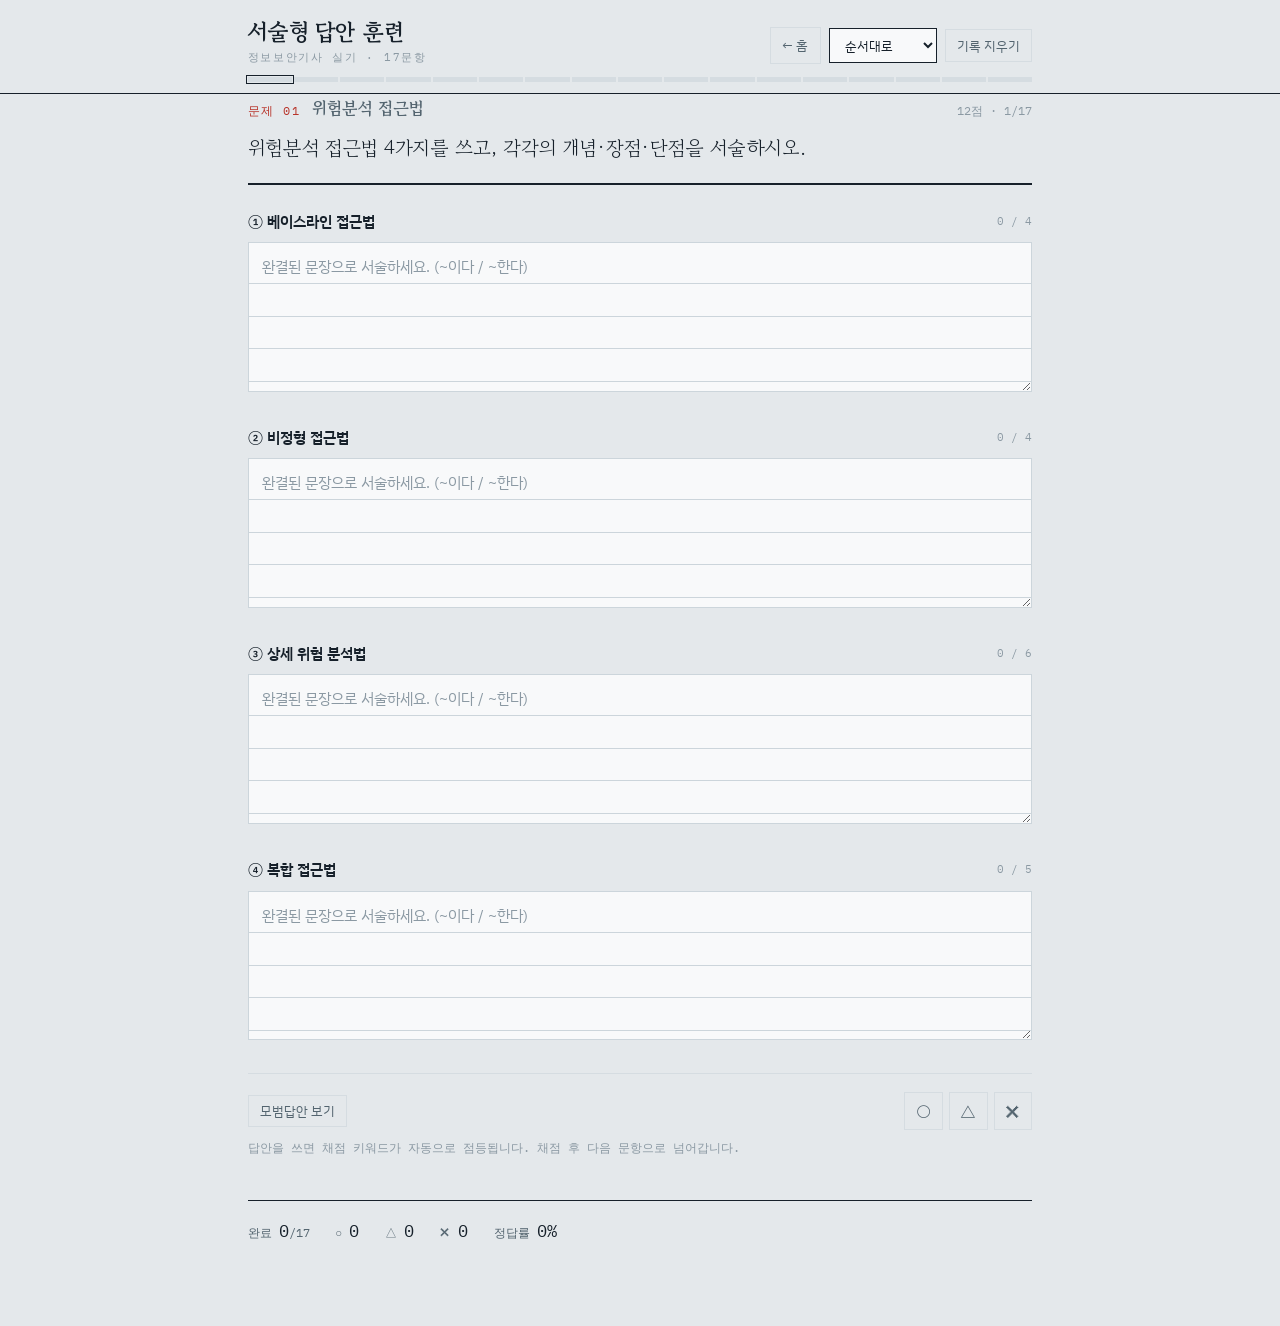
<file: essay_train.html>
<!DOCTYPE html>
<html lang="ko">
<head>
<meta charset="UTF-8">
<meta name="viewport" content="width=device-width, initial-scale=1">
<title>정보보안기사 실기 · 서술형 답안 훈련</title>
<link rel="preconnect" href="https://fonts.googleapis.com">
<link rel="preconnect" href="https://fonts.gstatic.com" crossorigin>
<link href="https://fonts.googleapis.com/css2?family=Gowun+Batang:wght@400;700&family=IBM+Plex+Sans+KR:wght@300;400;500;600&family=IBM+Plex+Mono:wght@400&display=swap" rel="stylesheet">
<style>
:root{
  --paper:#E4E8EB;
  --card:#F8F9FA;
  --ink:#16202A;
  --ink-2:#53646F;
  --ink-3:#8B99A3;
  --rule:#CCD5DB;
  --line:#D5DCE1;
  --red:#B8342A;
  --green:#17635A;
  --amber:#A8770F;
  --lh:2.05rem;
}
*{box-sizing:border-box;margin:0;padding:0}
html{-webkit-text-size-adjust:100%}
body{
  background:var(--paper);
  color:var(--ink);
  font-family:"IBM Plex Sans KR","Pretendard",-apple-system,"Apple SD Gothic Neo","Malgun Gothic",sans-serif;
  font-weight:400;
  line-height:1.7;
  padding:0 0 5rem;
}
.wrap{max-width:820px;margin:0 auto;padding:0 1.1rem}

/* ── 헤더 ── */
header{
  border-bottom:1px solid var(--ink);
  background:var(--paper);
  position:sticky;top:0;z-index:20;
}
.hd{display:flex;align-items:flex-end;justify-content:space-between;gap:1rem;padding:1.1rem 0 .8rem;flex-wrap:wrap}
.brand{font-family:"Gowun Batang",serif;font-size:1.42rem;font-weight:700;letter-spacing:-.02em;line-height:1.25}
.brand small{display:block;font-family:"IBM Plex Mono",monospace;font-size:.66rem;letter-spacing:.16em;color:var(--ink-3);font-weight:400;margin-top:.3rem}
.hd-r{display:flex;align-items:center;gap:.5rem;flex-wrap:wrap}
select,.btn{
  font-family:inherit;font-size:.8rem;color:var(--ink);
  background:transparent;border:1px solid var(--ink);border-radius:0;
  padding:.4rem .7rem;cursor:pointer;transition:background .15s,color .15s;
}
a.btn{text-decoration:none;display:inline-flex;align-items:center}
select{background:var(--card)}
.btn:hover{background:var(--ink);color:var(--card)}
.btn.ghost{border-color:var(--line);color:var(--ink-2)}
.btn.ghost:hover{background:var(--ink-2);color:var(--card);border-color:var(--ink-2)}

/* 진행 눈금 */
.ticks{display:flex;gap:2px;padding-bottom:.7rem}
.tick{flex:1;height:5px;background:var(--line);cursor:pointer;transition:background .2s}
.tick.o{background:var(--green)}
.tick.t{background:var(--amber)}
.tick.x{background:var(--red)}
.tick.cur{outline:1px solid var(--ink);outline-offset:1px}

/* ── 문제 카드 ── */
main{padding-top:1.6rem}
.qmeta{display:flex;align-items:baseline;gap:.7rem;margin-bottom:.55rem}
.qno{font-family:"IBM Plex Mono",monospace;font-size:.72rem;letter-spacing:.14em;color:var(--red)}
.qpts{font-family:"IBM Plex Mono",monospace;font-size:.72rem;color:var(--ink-3);margin-left:auto}
.qtitle{font-family:"Gowun Batang",serif;font-size:1.05rem;font-weight:700;color:var(--ink-2)}
.prompt{
  font-family:"Gowun Batang",serif;font-size:1.24rem;line-height:1.72;
  padding-bottom:1.1rem;border-bottom:2px solid var(--ink);margin-bottom:1.5rem;
}
.prompt pre{
  font-family:"IBM Plex Mono",monospace;font-size:.78rem;line-height:1.7;
  background:var(--ink);color:#D8E0E6;padding:.85rem 1rem;margin:.9rem 0 .2rem;
  overflow-x:auto;white-space:pre;
}
.prompt ul{margin:.7rem 0 0 1.1rem;font-size:1.06rem}
.prompt li{margin:.2rem 0}

/* 소문항 */
.part{margin-bottom:2.1rem}
.plabel{
  font-size:.93rem;font-weight:600;margin-bottom:.5rem;
  display:flex;align-items:center;gap:.5rem;
}
.plabel .hit{font-family:"IBM Plex Mono",monospace;font-size:.7rem;color:var(--ink-3);margin-left:auto;font-weight:400}

/* 원고지풍 답안란 */
.sheet{position:relative;background:var(--card);border:1px solid var(--rule)}
.sheet textarea{
  display:block;width:100%;min-height:calc(var(--lh)*3);
  font-family:inherit;font-size:.96rem;line-height:var(--lh);
  color:var(--ink);background:
    repeating-linear-gradient(to bottom,transparent 0,transparent calc(var(--lh) - 1px),var(--rule) calc(var(--lh) - 1px),var(--rule) var(--lh));
  background-position:0 .5rem;
  border:0;outline:0;resize:vertical;padding:.5rem .85rem;
}
.sheet textarea::placeholder{color:var(--ink-3)}
.sheet:focus-within{border-color:var(--ink);box-shadow:0 0 0 1px var(--ink)}

/* 채점 키워드 칩 */
.kws{display:none;flex-wrap:wrap;gap:.35rem;margin-top:.6rem}
.kw{
  font-size:.75rem;padding:.2rem .55rem;border:1px solid var(--line);
  color:var(--ink-3);background:transparent;transition:all .25s ease;
}
.kw.on{border-color:var(--green);color:var(--card);background:var(--green)}

/* 모범답안 */
.model{
  display:none;margin-top:.9rem;padding:.9rem 1rem;
  border-left:3px solid var(--red);background:rgba(184,52,42,.05);
  font-size:.92rem;color:#7A2A22;line-height:1.85;
}
.model.show{display:block}
.model b{color:var(--red);font-weight:600}

/* 액션 */
.acts{display:flex;gap:.5rem;flex-wrap:wrap;align-items:center;
  border-top:1px solid var(--line);padding-top:1.1rem;margin-top:.5rem}
.grade{display:flex;gap:.4rem;margin-left:auto}
.g{width:2.4rem;height:2.4rem;border:1px solid var(--line);background:transparent;
  font-family:"Gowun Batang",serif;font-size:1.1rem;cursor:pointer;color:var(--ink-2);transition:all .15s}
.g[data-g="o"]:hover,.g[data-g="o"].sel{border-color:var(--green);color:var(--card);background:var(--green)}
.g[data-g="t"]:hover,.g[data-g="t"].sel{border-color:var(--amber);color:var(--card);background:var(--amber)}
.g[data-g="x"]:hover,.g[data-g="x"].sel{border-color:var(--red);color:var(--card);background:var(--red)}

/* 채점 도장 */
.stamp{
  position:fixed;top:50%;left:50%;pointer-events:none;z-index:60;
  font-family:"Gowun Batang",serif;font-size:5.5rem;font-weight:700;
  border:5px solid currentColor;border-radius:50%;width:9rem;height:9rem;
  display:grid;place-items:center;opacity:0;
  transform:translate(-50%,-50%) rotate(-16deg) scale(1.5);
}
.stamp.go{animation:pop .75s ease-out}
@keyframes pop{
  0%{opacity:0;transform:translate(-50%,-50%) rotate(-16deg) scale(1.6)}
  18%{opacity:.92;transform:translate(-50%,-50%) rotate(-16deg) scale(1)}
  70%{opacity:.92}
  100%{opacity:0}
}

/* 통계 / 완료 */
.stats{display:flex;gap:1.6rem;flex-wrap:wrap;border-top:1px solid var(--ink);
  margin-top:2.6rem;padding-top:1rem;font-family:"IBM Plex Mono",monospace;font-size:.74rem;color:var(--ink-2)}
.stats b{font-size:1.05rem;color:var(--ink);font-weight:400}
.done{text-align:center;padding:4rem 1rem}
.done h2{font-family:"Gowun Batang",serif;font-size:1.8rem;margin-bottom:.7rem}
.done p{color:var(--ink-2);font-size:.92rem;margin-bottom:1.6rem}
.note{font-size:.74rem;color:var(--ink-3);margin-top:.5rem;font-family:"IBM Plex Mono",monospace}

@media (max-width:560px){
  .prompt{font-size:1.1rem}
  .brand{font-size:1.2rem}
  .qpts{width:100%;margin-left:0}
  .stamp{font-size:4rem;width:7rem;height:7rem}
}
@media (prefers-reduced-motion:reduce){*{animation:none!important;transition:none!important}}
</style>
</head>
<body>

<header>
  <div class="wrap">
    <div class="hd">
      <div class="brand">서술형 답안 훈련<small>정보보안기사 실기 · 17문항</small></div>
      <div class="hd-r">
        <a class="btn ghost" href="index.html">← 홈</a>
        <select id="mode">
          <option value="seq">순서대로</option>
          <option value="rand">랜덤</option>
          <option value="wrong">△·X 문항만</option>
        </select>
        <button class="btn ghost" id="reset">기록 지우기</button>
      </div>
    </div>
    <div class="ticks" id="ticks"></div>
  </div>
</header>

<main class="wrap" id="main"></main>
<div class="stamp" id="stamp"></div>

<script>
const Q=[
{no:1,t:"위험분석 접근법",p:12,prompt:"위험분석 접근법 4가지를 쓰고, 각각의 개념·장점·단점을 서술하시오.",parts:[
 {l:"① 베이스라인 접근법",kw:["체크리스트|표준화|기준","최소 보안|기본 통제","시간|비용","특수성|고유|반영"],
  m:"<b>개념</b> 표준화된 체크리스트나 검증된 보안 기준을 기반으로 보호대책 구현 여부를 점검하는 방식이다.<br><b>장점</b> 동일한 기본 통제를 일괄 적용하므로 분석 시간과 비용이 적고 최소 보안 수준을 신속히 확보할 수 있다.<br><b>단점</b> 조직 고유의 업무 특성과 자산별 중요도가 반영되지 않아 과대·과소 보호가 발생할 수 있다."},
 {l:"② 비정형 접근법",kw:["경험|지식","방법론|구조","소규모|신속|적다","편차|상이|누락"],
  m:"<b>개념</b> 정립된 방법론 없이 수행자의 경험과 전문 지식에 의존해 중요 위험 중심으로 분석하는 방식이다.<br><b>장점</b> 절차가 단순해 소규모 조직에서 빠르고 저렴하게 수행할 수 있다.<br><b>단점</b> 수행자 역량에 따라 결과 편차가 크고 특정 위험이 누락될 수 있으며 객관적 검증이 어렵다."},
 {l:"③ 상세 위험 분석법",kw:["위험평가 모델|정립","자산","위협","취약점","정확|최적","시간|비용|전문"],
  m:"<b>개념</b> 정립된 위험평가 모델을 기반으로 자산 가치, 위협, 취약점을 각각 식별·평가하여 위험을 산정한다.<br><b>장점</b> 조직 환경에 가장 정확히 부합하는 최적의 대책 수립이 가능하고 재평가와 근거 제시가 용이하다.<br><b>단점</b> 과정이 복잡해 시간·비용이 많이 들고 전문 인력이 요구된다."},
 {l:"④ 복합 접근법",kw:["고위험|중요","상세","베이스라인","효율|유연","기준|복잡"],
  m:"<b>개념</b> 고위험 영역은 상세 위험 분석법을, 그 외는 베이스라인 접근법을 적용해 병행하는 방식이다.<br><b>장점</b> 중요 자산에 자원을 집중하면서 전체 비용을 절감할 수 있어 효율성과 유연성이 높다.<br><b>단점</b> 고위험 구분 기준을 명확히 세우기 어렵고 두 체계를 병행해 관리 정책이 복잡해진다."}]},

{no:2,t:"DNS 증폭 공격",p:8,prompt:"DNS 증폭(Amplification) 공격에 대하여 답하시오.",parts:[
 {l:"(1) 사용되는 IP 공격 기법과 공격 성립 과정",kw:["IP 스푸핑|출발지|위조","ANY|질의|쿼리","반사|개방형|재귀","증폭","서비스 거부|DoS|대역폭|부하"],
  m:"<b>IP 스푸핑</b> 기법이 사용된다. 공격자는 DNS 질의 패킷의 출발지 IP를 공격 대상 서버 IP로 위조한 뒤, 응답 크기가 큰 ANY 타입 질의를 다수의 개방형 DNS 서버(반사 서버)로 전송한다. 반사 서버는 위조된 IP를 정상 요청자로 인식하여 원 질의보다 수십 배 증폭된 응답을 대상 서버로 전송하고, 그 결과 대상 서버의 대역폭과 자원이 고갈되어 서비스 거부 상태에 빠진다."},
 {l:"(2) 해당 기법을 사용하는 이유 2가지",kw:["증폭률|적은 요청|좀비","출처|역추적|은닉"],
  m:"① 질의 대비 응답의 증폭률이 크기 때문에 다수의 좀비 PC 없이도 소량의 요청으로 대규모 공격 트래픽을 만들 수 있다.<br>② 실제 트래픽은 정상 DNS 서버에서 발신되고 출발지 IP도 위조되어 있어 공격의 실제 출처를 역추적하기 어렵다."}]},

{no:3,t:"SQL 인젝션",p:9,prompt:"다음은 로그인 페이지에 전달된 요청 파라미터의 일부이다.<pre>id=1' or '1'='1'#&amp;pw=1234</pre>",parts:[
 {l:"(1) 공격 명칭",kw:["SQL 인젝션|SQL Injection|SQL 삽입"],m:"<b>SQL 인젝션(SQL Injection)</b> 공격이다."},
 {l:"(2) 공격 원리",kw:["질의문|SQL문|쿼리","항상 참|참으로","주석|#","인증|로그인 우회"],
  m:"서버에서 문자열로 조립되는 인증 질의문의 구조 자체를 변조하고 있다. 삽입된 <b>or '1'='1'</b> 조건에 의해 WHERE 절이 항상 참이 되고, 뒤따르는 비밀번호 검증 구문은 <b>#</b> 주석 기호로 무력화된다. 이를 통해 정상 계정 정보 없이 인증 로직을 우회한다."},
 {l:"(3) 대응 방안 2가지 이상",kw:["Prepared|바인딩|PreparedStatement","입력값 검증|필터링","권한 최소화|최소 권한","에러|오류 메시지"],
  m:"① <b>Prepared Statement(바인딩 변수)</b>를 사용해 질의문 구조와 입력값을 분리한다.<br>② 입력값에 대해 화이트리스트 기반 검증과 특수문자 필터링을 수행한다.<br>③ DB 계정 권한을 업무에 필요한 최소한으로 제한한다.<br>④ 상세 오류 메시지가 사용자 화면에 노출되지 않도록 한다."}]},

{no:4,t:"쿠키 보안 설정값",p:8,prompt:"세션 쿠키의 보안을 강화하기 위한 다음 4가지 속성에 대하여, 각각의 기능과 대응 가능한 공격을 연결하여 서술하시오.<ul><li>Secure / HttpOnly / Expires(Max-Age) / SameSite</li></ul>",parts:[
 {l:"① Secure",kw:["HTTPS|암호화","스니핑|도청|탈취"],
  m:"HTTPS로 암호화된 통신 구간에서만 쿠키가 전송되도록 제한한다. 평문 구간에서 전송되지 않으므로 네트워크 <b>스니핑</b>을 통한 세션 쿠키 탈취를 방지한다."},
 {l:"② HttpOnly",kw:["자바스크립트|스크립트|document.cookie","XSS","세션|쿠키 탈취"],
  m:"자바스크립트를 통한 쿠키 접근을 차단한다. XSS 취약점이 있더라도 악성 스크립트가 세션 쿠키를 읽어 외부로 전송할 수 없어 <b>XSS를 통한 세션 하이재킹</b>을 막는다."},
 {l:"③ Expires / Max-Age",kw:["유효 기간|만료","삭제|무력화|재사용"],
  m:"쿠키의 유효 기간을 지정한다. 만료 시 브라우저가 자동 삭제하므로 탈취되더라도 재사용 가능한 시간이 제한된다. 미지정 시 브라우저 종료로 삭제되는 세션 쿠키로 동작한다."},
 {l:"④ SameSite",kw:["교차 사이트|타 도메인|다른 도메인","전송 제한|차단","CSRF"],
  m:"쿠키를 설정한 도메인과 요청 발생 도메인이 다른 교차 사이트 요청에서 쿠키 전송 여부를 제어한다. Strict·Lax·None 값을 가지며, 타 사이트 유발 요청에 인증 쿠키가 자동 첨부되지 않아 <b>CSRF</b>에 대응한다."}]},

{no:5,t:"SNMP 보안 설정",p:8,prompt:"SNMP 서비스 운영 시 적용해야 할 보안 설정을 4가지 이상 서술하시오.",parts:[
 {l:"보안 설정 4가지 이상",kw:["SNMPv3|v3","ACL|접근 제어|IP 제한","Read-Only|RO|쓰기 제거|RW","커뮤니티 스트링","포트|161|중지"],
  m:"① 평문 전송되는 v1·v2c 대신 인증과 암호화를 지원하는 <b>SNMPv3</b>를 사용한다.<br>② <b>ACL</b>을 적용해 인가된 관리 서버 IP에서만 접근하도록 제한한다.<br>③ 설정 변경이 가능한 <b>Read-Write 모드를 제거</b>하고 Read-Only로 운영한다.<br>④ <b>커뮤니티 스트링</b>을 기본값(public·private)에서 유추하기 어려운 값으로 변경하고 주기적으로 교체한다.<br>⑤ 미사용 시스템은 서비스를 중지하고 161·162 포트를 차단한다."}]},

{no:6,t:"스니핑 탐지 방법",p:12,prompt:"스위칭 환경에서 무차별 모드(Promiscuous Mode)로 동작 중인 호스트를 탐지하는 방법 4가지를 쓰고, 각 방법의 탐지 원리를 서술하시오.",parts:[
 {l:"① Ping(ICMP) 이용",kw:["위조|존재하지 않는 MAC","Echo Request|ping","응답|Reply","무차별 모드|Promiscuous"],
  m:"네트워크에 존재하지 않는 위조 MAC 주소로 <b>ICMP Echo Request</b>를 의심 호스트에 전송한다. 정상 호스트는 자신의 MAC이 아니므로 폐기하지만, 무차별 모드 호스트는 이를 수신해 <b>Echo Reply</b>를 응답하므로 스니퍼로 탐지된다."},
 {l:"② ARP 이용",kw:["위조 MAC|가짜 MAC","ARP Request|요청","ARP Reply|응답"],
  m:"존재하지 않는 위조 MAC을 목적지로 하는 <b>ARP Request</b>를 전송한 뒤 응답 여부를 확인한다. 무차별 모드 호스트만 필터링 없이 수신해 <b>ARP Reply</b>를 응답하므로 스니퍼로 판단한다."},
 {l:"③ DNS 이용",kw:["역방향|Reverse|DNS 조회","존재하지 않는 IP|가짜 IP","트래픽 관찰|발생"],
  m:"스니핑 도구는 수집 패킷의 IP를 도메인명으로 표시하기 위해 <b>역방향 DNS 조회</b>를 수행한다. 존재하지 않는 가짜 IP를 출발지로 하는 패킷을 흘린 뒤 해당 IP에 대한 역방향 조회 트래픽 발생 여부를 관찰하여 탐지한다."},
 {l:"④ Decoy(유인) 이용",kw:["가짜 계정|미끼|유인","평문","로그인 시도"],
  m:"실제로 사용되지 않는 <b>가짜 계정과 비밀번호</b>를 평문 프로토콜로 네트워크에 흘려보낸 뒤, 해당 계정으로 로그인을 시도하는 호스트를 스니퍼로 탐지한다."}]},

{no:7,t:"정보자산 중요도 등급",p:6,prompt:"정보자산의 중요도 등급을 상(H)·중(M)·하(L)로 구분하여, 각 등급이 취급하는 정보의 특성과 접근 허용 범위를 서술하시오.",parts:[
 {l:"상·중·하 등급",kw:["기밀성","책임자|제한적","인가|허가된 직원","일반 직원","공개|대중"],
  m:"<b>상(H)</b> 기밀성이 매우 높아 유출 시 심각한 피해가 발생하는 정보를 취급하며, 업무상 반드시 필요한 책임자에 한하여 제한적으로 접근이 허용된다.<br><b>중(M)</b> 기밀성이 중간 수준인 정보를 처리하며, 인가된 직원에 한하여 접근이 허용된다.<br><b>하(L)</b> 기밀성이 낮은 정보를 처리하여 내부 일반 직원도 접근할 수 있고, 공개를 전제로 한 정보는 일반 대중도 접근 가능하다."}]},

{no:8,t:"ARP 스푸핑",p:10,prompt:"다음은 특정 PC에서 실행한 명령어의 결과이다.<pre>인터페이스: 192.168.100.55 --- 0xb\n  인터넷 주소          물리적 주소           유형\n  192.168.100.1     00-1c-42-3f-a1-77     동적\n  192.168.100.77    00-1c-42-3f-a1-77     동적</pre>",parts:[
 {l:"(1) 사용한 명령어",kw:["arp -a|arp-a"],m:"<b>arp -a</b>"},
 {l:"(2) 의심되는 공격 명칭과 피해",kw:["ARP 스푸핑|ARP Spoofing","캐시|테이블|변조","경유|중간","도청|스니핑|변조"],
  m:"<b>ARP 스푸핑</b> 공격이다. 공격자가 위조된 ARP Reply를 지속 전송해 피해 호스트의 <b>ARP 캐시 테이블</b>을 변조함으로써, 게이트웨이로 향하는 정상 트래픽이 공격자 시스템을 경유하게 만든다. 이를 통해 스위칭 환경에서도 송수신 패킷을 도청하거나 위·변조할 수 있다."},
 {l:"(3) 공격을 의심할 수 있는 근거",kw:["동일한 MAC|같은 물리적 주소|중복","서로 다른 IP|두 개의 IP"],
  m:"서로 다른 두 IP(192.168.100.1과 192.168.100.77)가 <b>동일한 MAC 주소</b>로 중복 등록되어 있다. 이는 ARP 캐시가 위조되었음을 의미한다."},
 {l:"(4) 대응 명령어",kw:["arp -s","192.168.100.1","00-0a-00-62-c6-09"],
  m:"<b>arp -s 192.168.100.1 00-0a-00-62-c6-09</b><br>게이트웨이의 IP와 정상 MAC을 정적(static)으로 등록하여 위조된 ARP Reply로 캐시가 변경되지 않도록 한다."}]},

{no:9,t:"XSS",p:10,prompt:"XSS(Cross Site Scripting) 공격에 대하여 답하시오.",parts:[
 {l:"(1) 정의",kw:["입력값 검증|필터링 미흡","스크립트 삽입","다른 사용자|브라우저에서 실행","쿠키 탈취|세션|리다이렉션"],
  m:"웹 애플리케이션의 <b>입력값 검증 미흡</b>을 이용해 악의적인 스크립트를 삽입하고, 이를 <b>다른 사용자의 브라우저에서 실행</b>되도록 하는 공격이다. 실행된 스크립트를 통해 세션 쿠키 탈취, 악성 사이트 리다이렉션, 화면 변조 등의 피해가 발생한다."},
 {l:"(2) 공격 유형 3가지와 동작 방식",kw:["저장형|Stored","반사형|Reflected","DOM","데이터베이스|DB 저장","URL 파라미터","서버를 거치지 않|클라이언트"],
  m:"<b>저장형(Stored)</b> 입력 폼으로 악성 스크립트를 삽입해 DB에 저장시킨 뒤, 다른 사용자가 해당 게시글을 열람할 때 실행된다. 불특정 다수가 피해를 입어 파급력이 가장 크다.<br><b>반사형(Reflected)</b> 스크립트가 포함된 URL 파라미터를 서버가 검증 없이 응답에 그대로 반사하여 실행된다. 조작된 URL의 클릭 유도가 필요하다.<br><b>DOM 기반</b> 파라미터 값이 서버로 전달되지 않고 클라이언트 스크립트가 DOM을 생성하는 과정에서 실행된다. 서버 로그에 남지 않아 탐지가 어렵다."},
 {l:"(3) 대응 방안",kw:["출력|치환|인코딩|이스케이프","특수문자","HttpOnly","CSP"],
  m:"입력값의 특수문자를 <b>HTML 엔티티로 치환</b>하고 출력 위치(HTML 본문·속성·스크립트)에 맞는 인코딩을 적용한다. 쿠키에 <b>HttpOnly</b> 속성을 설정하고 <b>CSP</b>를 적용하여 피해를 완화한다."}]},

{no:10,t:"재해복구 시스템",p:12,prompt:"재해복구 시스템(DRS)의 유형 4가지를 복구 수준이 높은 순서대로 쓰고, 각각의 개념과 장단점을 서술하시오.",parts:[
 {l:"① 미러 사이트",kw:["동일한 수준|동일한 자원","Active-Active|동시|실시간","즉시|손실 없|0","비용"],
  m:"주 센터와 동일 수준의 자원을 원격지에 구축해 <b>Active-Active</b>로 동시 운영하며 실시간 동일 서비스를 제공한다. 재해 시 전환 절차 없이 서비스가 지속되어 데이터 손실이 없고 복구 시간이 사실상 0이다. 다만 구축·유지 비용이 가장 크고 동기화와 보안 관리 부담이 높다."},
 {l:"② 핫 사이트",kw:["동일한 수준|동일한 자원","대기|Standby|Active-Standby","전환","수시간|신속","비용"],
  m:"동일 수준의 자원을 보유하되 평상시 <b>대기(Standby)</b> 상태로 두었다가 재해 시 액티브로 전환한다. 실시간·준실시간 미러링으로 <b>수시간 이내</b> 복구가 가능하나, 구축 비용이 높고 지속적 유지관리가 필요하다."},
 {l:"③ 웜 사이트",kw:["일부|중요 자원만","비용 적|저렴","수일|시간 소요","손실"],
  m:"중앙처리장치·DB 서버 등 <b>필수적인 일부 자원만</b> 원격지에 보유한다. 비용이 상대적으로 낮으나 부족한 자원을 사후 확보해야 하므로 복구에 수일이 소요되고 데이터 손실 가능성이 크다."},
 {l:"④ 콜드 사이트",kw:["데이터만|백업 보관","공간|설비|최소한","조달|확보","수주|가장 길|손실률"],
  m:"<b>데이터만 원격지에 백업 보관</b>하고 전원·공조·회선 등 최소한의 설비 공간만 확보해 두었다가, 재해 시 필요한 자원을 조달해 복구한다. 비용이 가장 저렴하지만 자원 조달에 수주가 소요되어 복구 시간이 가장 길고 손실률도 가장 높다."}]},

{no:11,t:"정보자산 중요도 산정",p:9,prompt:"정보자산 중요도 산정에 대하여 답하시오.",parts:[
 {l:"(1) 개념",kw:["기밀성","무결성","가용성","가장 높은 등급|최고 등급"],
  m:"자산이 취급하는 정보의 속성에 따라 <b>기밀성·무결성·가용성</b> 등급을 각각 평가한 후, 세 등급 중 <b>가장 높은 등급</b>을 해당 자산의 중요도로 산정하는 것을 말한다."},
 {l:"(2) 3가지 평가 기준의 의미",kw:["유출","위변조|위조|변조","중단|서비스"],
  m:"<b>기밀성</b> 정보가 인가되지 않은 자에게 유출되었을 때의 영향도<br><b>무결성</b> 정보가 인가되지 않은 방법으로 위·변조되었을 때의 영향도<br><b>가용성</b> 자산이 제공하는 서비스가 중단되었을 때의 영향도"},
 {l:"(3) 최고 등급으로 산정하는 이유",kw:["하나|어느 하나|한 속성","심각한 피해","평균","누락|희석|과소"],
  m:"세 속성 중 <b>어느 하나만 침해되어도</b> 조직에 심각한 피해가 발생할 수 있기 때문이다. <b>평균값</b>으로 산정하면 특정 속성의 높은 위험이 낮은 등급에 희석되어 그 위험에 대응하는 보호대책이 <b>누락</b>되거나 과소 적용될 수 있다."}]},

{no:12,t:"파일 업로드 공격",p:12,prompt:"파일 업로드 공격에 대하여 답하시오.",parts:[
 {l:"(1) 개념",kw:["웹셸|웹쉘|Web Shell","업로드","실행|명령어","권한|탈취|내부망"],
  m:"파일 업로드 기능의 검증 미흡을 이용해 서버에서 실행 가능한 악성 스크립트, 즉 <b>웹셸</b>을 업로드하고 이를 브라우저로 직접 호출하여 실행시키는 공격이다. 성공 시 웹 서버 권한으로 시스템 명령어 실행, 파일 열람·변조가 가능하며 내부망 침투의 발판이 된다."},
 {l:"(2) 필터링 우회 방법 3가지",kw:["Content-Type|MIME|헤더 변조","대소문자","이중 확장자|확장자 두 개","널 바이트|%00"],
  m:"① 프록시로 요청을 가로채 <b>Content-Type</b>을 image/jpeg 등 허용된 MIME 타입으로 변조한다.<br>② <b>대소문자를 혼합</b>하여(test.PhP) 블랙리스트 검증을 우회한다.<br>③ <b>이중 확장자</b>(test.jpg.php)를 사용해 검증 기준과 실행 판단 기준의 차이를 이용한다.<br>④ <b>널 바이트</b>(test.php%00.jpg)를 삽입해 확장자 검사 후 문자열이 절단되게 한다."},
 {l:"(3) 성공 조건 2가지",kw:["검증 로직|확장자 검증","미흡|블랙리스트|없","실행 권한","직접 접근|경로|호출"],
  m:"① 업로드 파일의 <b>확장자 검증 로직</b>이 없거나 블랙리스트 방식 등으로 미흡한 경우<br>② 업로드 파일이 저장되는 디렉터리에 <b>스크립트 실행 권한</b>이 부여되어 있고, 웹 브라우저로 해당 경로에 직접 접근할 수 있는 경우"},
 {l:"(4) 대응 방안 2가지",kw:["화이트리스트","서버|서버 측 검증","실행 권한 제거","파일명 변경|웹 루트 외부"],
  m:"① <b>화이트리스트</b> 방식으로 필요한 확장자만 허용하고 서버 측에서 검증한다.<br>② 업로드 디렉터리의 <b>실행 권한을 제거</b>하고 웹 루트 외부에 저장한 뒤 별도 다운로드 모듈로만 접근하게 한다.<br>③ 저장 파일명을 임의 값으로 변경해 경로를 유추할 수 없게 한다."}]},

{no:13,t:"위험관리 전략",p:8,prompt:"위험관리 전략 4가지를 쓰고 각각을 설명하시오.",parts:[
 {l:"4가지 전략",kw:["회피","전가|전이","감소|완화","수용","보험|외주","보호대책|대책 구현","감수|받아들"],
  m:"<b>위험 회피</b> 위험이 존재하는 업무나 사업 자체를 수행하지 않아 원인을 제거하는 전략이다.<br><b>위험 전가</b> 보험 가입이나 외주 위탁을 통해 잠재적 손실 비용을 제3자에게 이전하는 전략이다.<br><b>위험 감소</b> 적절한 정보보호 대책을 구현하여 위험을 수용 가능한 수준(DoA) 이하로 낮추는 전략이다.<br><b>위험 수용</b> 위험이 수용 가능 범위 이내이거나 대책 비용이 예상 손실보다 클 때 현재 위험을 인정하고 손실을 감수하는 전략이다."}]},

{no:14,t:"BYOD 보안 기술",p:6,prompt:"BYOD 기반 모바일 오피스 환경에서 업무 정보를 보호하기 위해 사용되는 기술 3가지를 쓰고, 각각의 개념을 서술하시오.",parts:[
 {l:"3가지 기술",kw:["MDM","컨테이너","가상화","루팅|탈옥","원격 잠금|원격 삭제","프라이버시|개인","OS 분리|하이퍼바이저"],
  m:"<b>MDM</b> 모바일 단말을 중앙에서 원격 통제·관리하는 기술로, 단말 인증, <b>루팅·탈옥 탐지</b>, 기능 제어, 분실 시 원격 잠금 및 데이터 삭제 정책을 적용한다.<br><b>컨테이너화</b> 한 기기 내부에 업무용과 개인용 영역을 논리적으로 분리된 컨테이너로 구성한다. 업무 데이터는 암호화된 컨테이너에만 저장되어 정보 보호와 <b>개인 프라이버시</b>를 함께 보장한다.<br><b>모바일 가상화</b> 하이퍼바이저를 이용해 한 단말에서 업무용 OS와 개인용 OS를 완전히 분리 구동하고 필요에 따라 전환해 사용한다."}]},

{no:15,t:"위험의 구성 조건",p:8,prompt:"위험(Risk)을 구성하는 3가지 요소를 쓰고 각각의 의미를 서술한 뒤, 손실이 실제로 발생하게 되는 조건을 서술하시오.",parts:[
 {l:"3가지 요소와 손실 발생 조건",kw:["자산","위협","취약점","가치|보호해야","잠재적 원인|행위자","약점|결함|속성","보호대책|대책이 없","발현|발생하면 손실"],
  m:"<b>자산</b> 조직이 보호해야 할 가치를 지닌 모든 유형·무형의 대상<br><b>위협</b> 자산에 손실을 초래할 수 있는 잠재적 원인 또는 행위자<br><b>취약점</b> 위협이 이용하는 대상이 되는 자산의 잠재적 약점이나 결함<br><b>손실 발생 조건</b> 자산에 위협과 관련된 취약점이 존재하고 그에 대한 적절한 <b>보호대책이 없는 상태</b>에서 위협이 실제로 발현될 때 손실이 발생한다. 세 요소 중 하나라도 성립하지 않으면 위험은 발생하지 않는다."}]},

{no:16,t:"BCP 수립 5단계",p:5,prompt:"BCP(업무연속성계획) 수립 절차 5단계를 순서대로 쓰시오.",parts:[
 {l:"5단계",kw:["범위 설정|기획","사업영향분석|BIA","복구 전략","복구 계획","테스트|유지보수|훈련"],
  m:"① <b>범위 설정 및 기획</b> — 대상 범위·조직·일정 정의<br>② <b>사업영향분석(BIA)</b> — 핵심 업무 식별, RTO·RPO 산정<br>③ <b>복구 전략 개발</b> — 복구 방식과 대체 사이트 유형 결정<br>④ <b>복구 계획 수립</b> — 절차서·비상 조직·연락 체계 문서화<br>⑤ <b>수행 테스트 및 유지보수</b> — 모의훈련으로 실효성 검증 및 현행화"}]},

{no:17,t:"정량적 위험평가",p:9,prompt:"정량적 위험평가에 대하여 답하시오.",parts:[
 {l:"(1) SLE·ALE의 약어와 산출 공식",kw:["SLE","ALE","AV","EF","ARO"],
  m:"<b>SLE</b>(Single Loss Expectancy, 단일 손실 예상액) = <b>AV × EF</b><br><b>ALE</b>(Annualized Loss Expectancy, 연간 손실 예상액) = <b>SLE × ARO</b>"},
 {l:"(2) AV, EF, ARO의 의미",kw:["자산 가치|Asset Value","노출 계수|Exposure|비율","연간 발생률|발생 횟수|Annualized Rate"],
  m:"<b>AV</b> 자산 가치<br><b>EF</b> 노출 계수. 위협 발생 시 자산이 손실되는 비율(%)<br><b>ARO</b> 연간 발생률. 해당 위협이 1년간 발생하는 예상 횟수"},
 {l:"(3) AV 5,000만 원 · EF 40% · ARO 0.5회일 때 ALE (과정 포함)",kw:["2,000만|2000만|20,000,000|2000","1,000만|1000만|10,000,000|1000"],
  m:"SLE = 5,000만 원 × 0.4 = <b>2,000만 원</b><br>ALE = 2,000만 원 × 0.5 = <b>1,000만 원</b>"}]}
];

/* ── 상태 ── */
const KEY="isec-seosul-v1";
let rec={},order=[],idx=0,mem={};
const $=s=>document.querySelector(s);
const norm=s=>(s||"").toLowerCase().replace(/[\s\.,·'"`\-_()]/g,"");

async function load(){
  try{ if(window.storage){ const r=await window.storage.get(KEY); if(r&&r.value) rec=JSON.parse(r.value); } }
  catch(e){ rec=mem; }
  if(!rec||typeof rec!=="object") rec={};
}
async function save(){
  mem=rec;
  try{ if(window.storage) await window.storage.set(KEY,JSON.stringify(rec)); }catch(e){}
}

function buildOrder(){
  const mode=$("#mode").value;
  let list=Q.map(q=>q.no);
  if(mode==="wrong"){
    list=list.filter(n=>rec[n]==="t"||rec[n]==="x");
    if(!list.length) list=[];
  }
  if(mode==="rand") list.sort(()=>Math.random()-.5);
  order=list; idx=0;
}

function ticks(){
  const el=$("#ticks"); el.innerHTML="";
  Q.forEach((q,i)=>{
    const d=document.createElement("div");
    d.className="tick "+(rec[q.no]||"")+(order[idx]===q.no?" cur":"");
    d.title=q.no+". "+q.t;
    d.onclick=()=>{const p=order.indexOf(q.no); if(p>=0){idx=p;render();}};
    el.appendChild(d);
  });
}

function stamp(g){
  const s=$("#stamp");
  s.textContent=g==="o"?"○":g==="t"?"△":"✕";
  s.style.color=g==="o"?"var(--green)":g==="t"?"var(--amber)":"var(--red)";
  s.classList.remove("go"); void s.offsetWidth; s.classList.add("go");
}

function render(){
  ticks();
  const main=$("#main");
  if(!order.length){
    main.innerHTML=`<div class="done"><h2>다시 풀 문항이 없습니다</h2>
      <p>△·X로 채점한 문항이 아직 없어요. 순서대로 또는 랜덤 모드로 시작해 보세요.</p>
      <button class="btn" onclick="document.querySelector('#mode').value='seq';buildOrder();render()">순서대로 시작</button></div>`;
    return;
  }
  if(idx>=order.length){
    const o=Q.filter(q=>rec[q.no]==="o").length,t=Q.filter(q=>rec[q.no]==="t").length,x=Q.filter(q=>rec[q.no]==="x").length;
    main.innerHTML=`<div class="done"><h2>한 바퀴 끝</h2>
      <p>○ ${o} · △ ${t} · ✕ ${x}</p>
      <button class="btn" onclick="buildOrder();render()">다시 풀기</button>
      <button class="btn ghost" onclick="document.querySelector('#mode').value='wrong';buildOrder();render()">△·X만 다시</button></div>`;
    return;
  }
  const q=Q.find(x=>x.no===order[idx]);
  main.innerHTML=`
    <div class="qmeta"><span class="qno">문제 ${String(q.no).padStart(2,"0")}</span>
      <span class="qtitle">${q.t}</span><span class="qpts">${q.p}점 · ${idx+1}/${order.length}</span></div>
    <div class="prompt">${q.prompt}</div>
    <div id="parts"></div>
    <div class="acts">
      <button class="btn ghost" id="showm">모범답안 보기</button>
      <div class="grade">
        <button class="g" data-g="o">○</button>
        <button class="g" data-g="t">△</button>
        <button class="g" data-g="x">✕</button>
      </div>
    </div>
    <div class="note">답안을 쓰면 채점 키워드가 자동으로 점등됩니다. 채점 후 다음 문항으로 넘어갑니다.</div>
    <div class="stats" id="stats"></div>`;

  const ps=$("#parts");
  q.parts.forEach((p,i)=>{
    const d=document.createElement("div"); d.className="part";
    d.innerHTML=`<div class="plabel">${p.l}<span class="hit" id="h${i}">0 / ${p.kw.length}</span></div>
      <div class="sheet"><textarea id="ta${i}" rows="4" placeholder="완결된 문장으로 서술하세요. (~이다 / ~한다)"></textarea></div>
      <div class="kws" id="kw${i}">${p.kw.map((k,j)=>`<span class="kw" id="k${i}_${j}">${k.split("|")[0]}</span>`).join("")}</div>
      <div class="model" id="m${i}">${p.m}</div>`;
    ps.appendChild(d);
    const ta=d.querySelector("#ta"+i);
    ta.addEventListener("input",()=>{
      const v=norm(ta.value); let hit=0;
      p.kw.forEach((k,j)=>{
        const ok=k.split("|").some(a=>v.includes(norm(a)));
        d.querySelector(`#k${i}_${j}`).classList.toggle("on",ok);
        if(ok) hit++;
      });
      d.querySelector("#h"+i).textContent=`${hit} / ${p.kw.length}`;
    });
  });

  $("#showm").onclick=e=>{
    const on=!document.querySelector(".model").classList.contains("show");
    document.querySelectorAll(".model").forEach(m=>m.classList.toggle("show",on));
    e.target.textContent=on?"모범답안 닫기":"모범답안 보기";
  };
  document.querySelectorAll(".g").forEach(b=>{
    if(rec[q.no]===b.dataset.g) b.classList.add("sel");
    b.onclick=async()=>{
      rec[q.no]=b.dataset.g; await save(); stamp(b.dataset.g);
      setTimeout(()=>{idx++;render();window.scrollTo({top:0,behavior:"smooth"});},420);
    };
  });
  statLine();
}

function statLine(){
  const el=$("#stats"); if(!el) return;
  const o=Q.filter(q=>rec[q.no]==="o").length,t=Q.filter(q=>rec[q.no]==="t").length,x=Q.filter(q=>rec[q.no]==="x").length;
  const done=o+t+x, rate=done?Math.round(o/done*100):0;
  el.innerHTML=`<span>완료 <b>${done}</b>/17</span><span>○ <b>${o}</b></span><span>△ <b>${t}</b></span><span>✕ <b>${x}</b></span><span>정답률 <b>${rate}%</b></span>`;
}

$("#mode").onchange=()=>{buildOrder();render();window.scrollTo({top:0})};
$("#reset").onclick=async()=>{ if(confirm("채점 기록을 모두 지울까요?")){ rec={}; await save(); buildOrder(); render(); } };

(async()=>{ await load(); buildOrder(); render(); })();
</script>
</body>
</html>
</file>
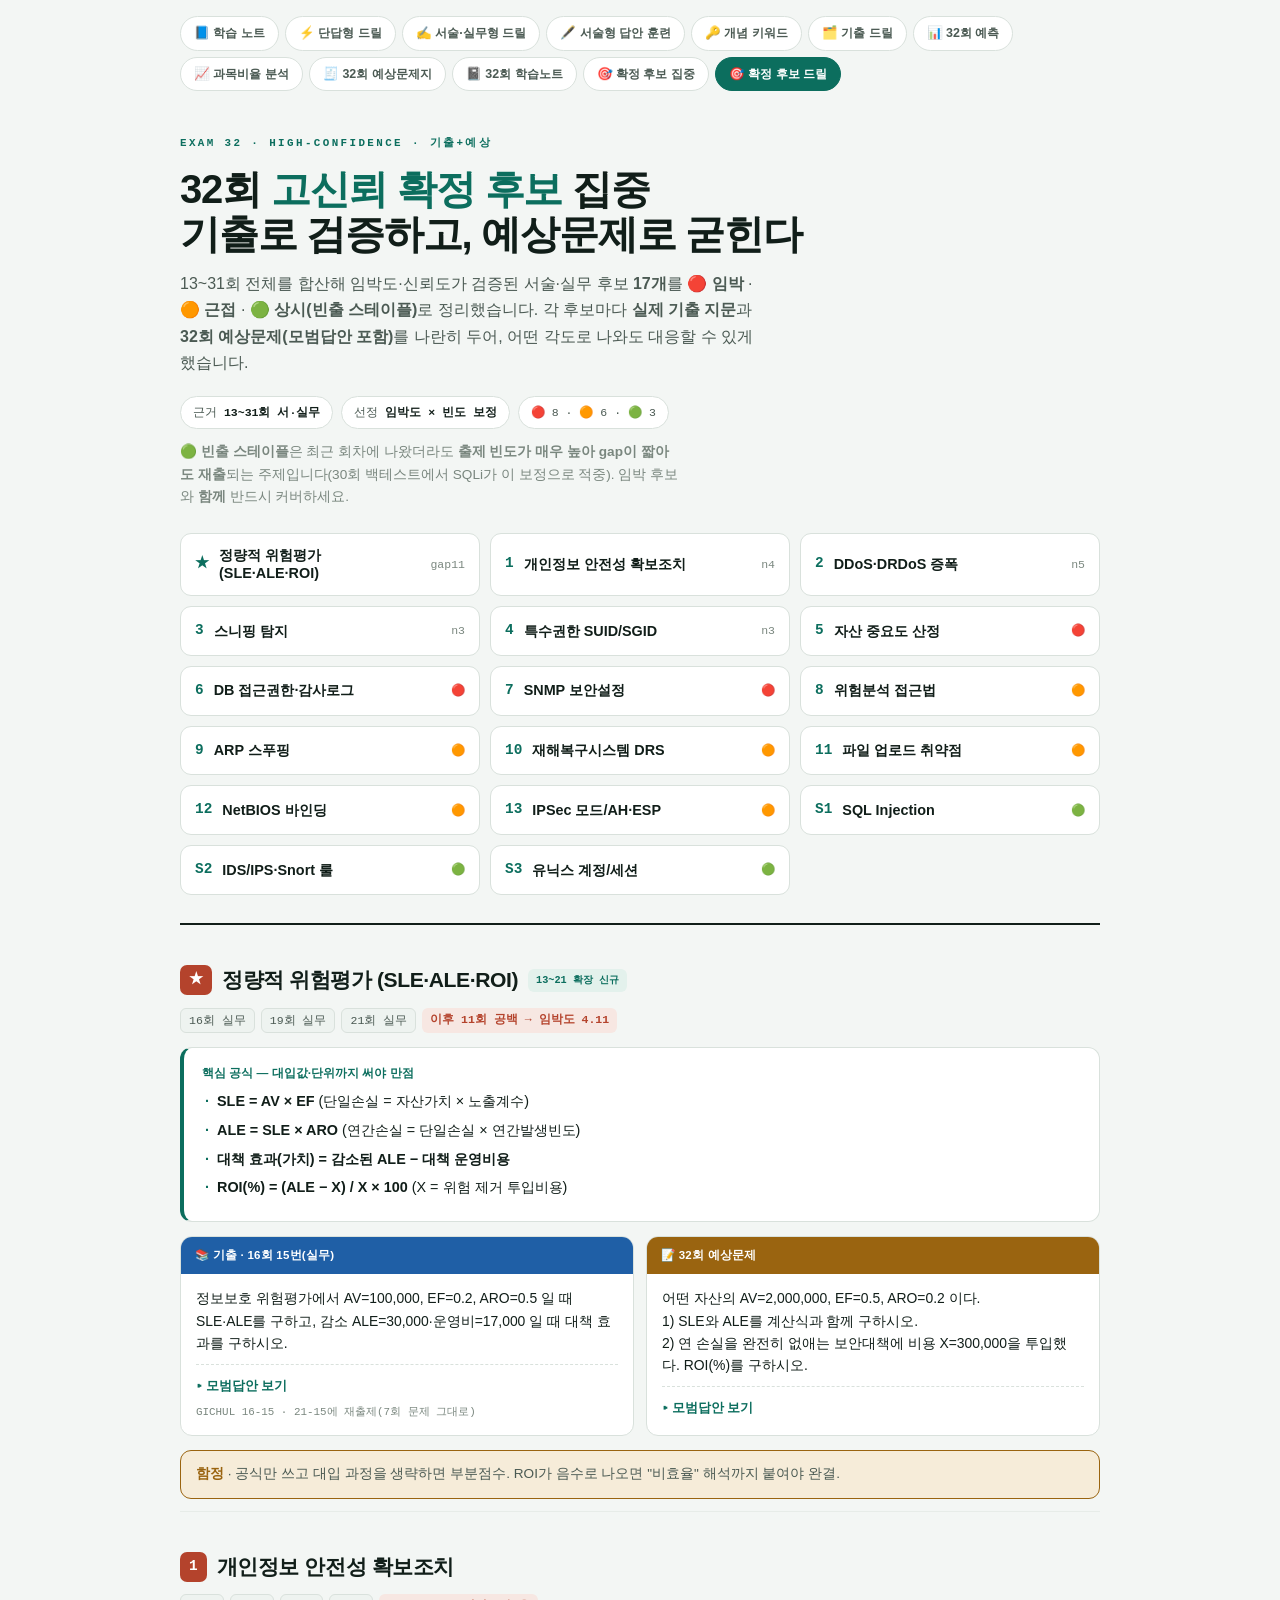
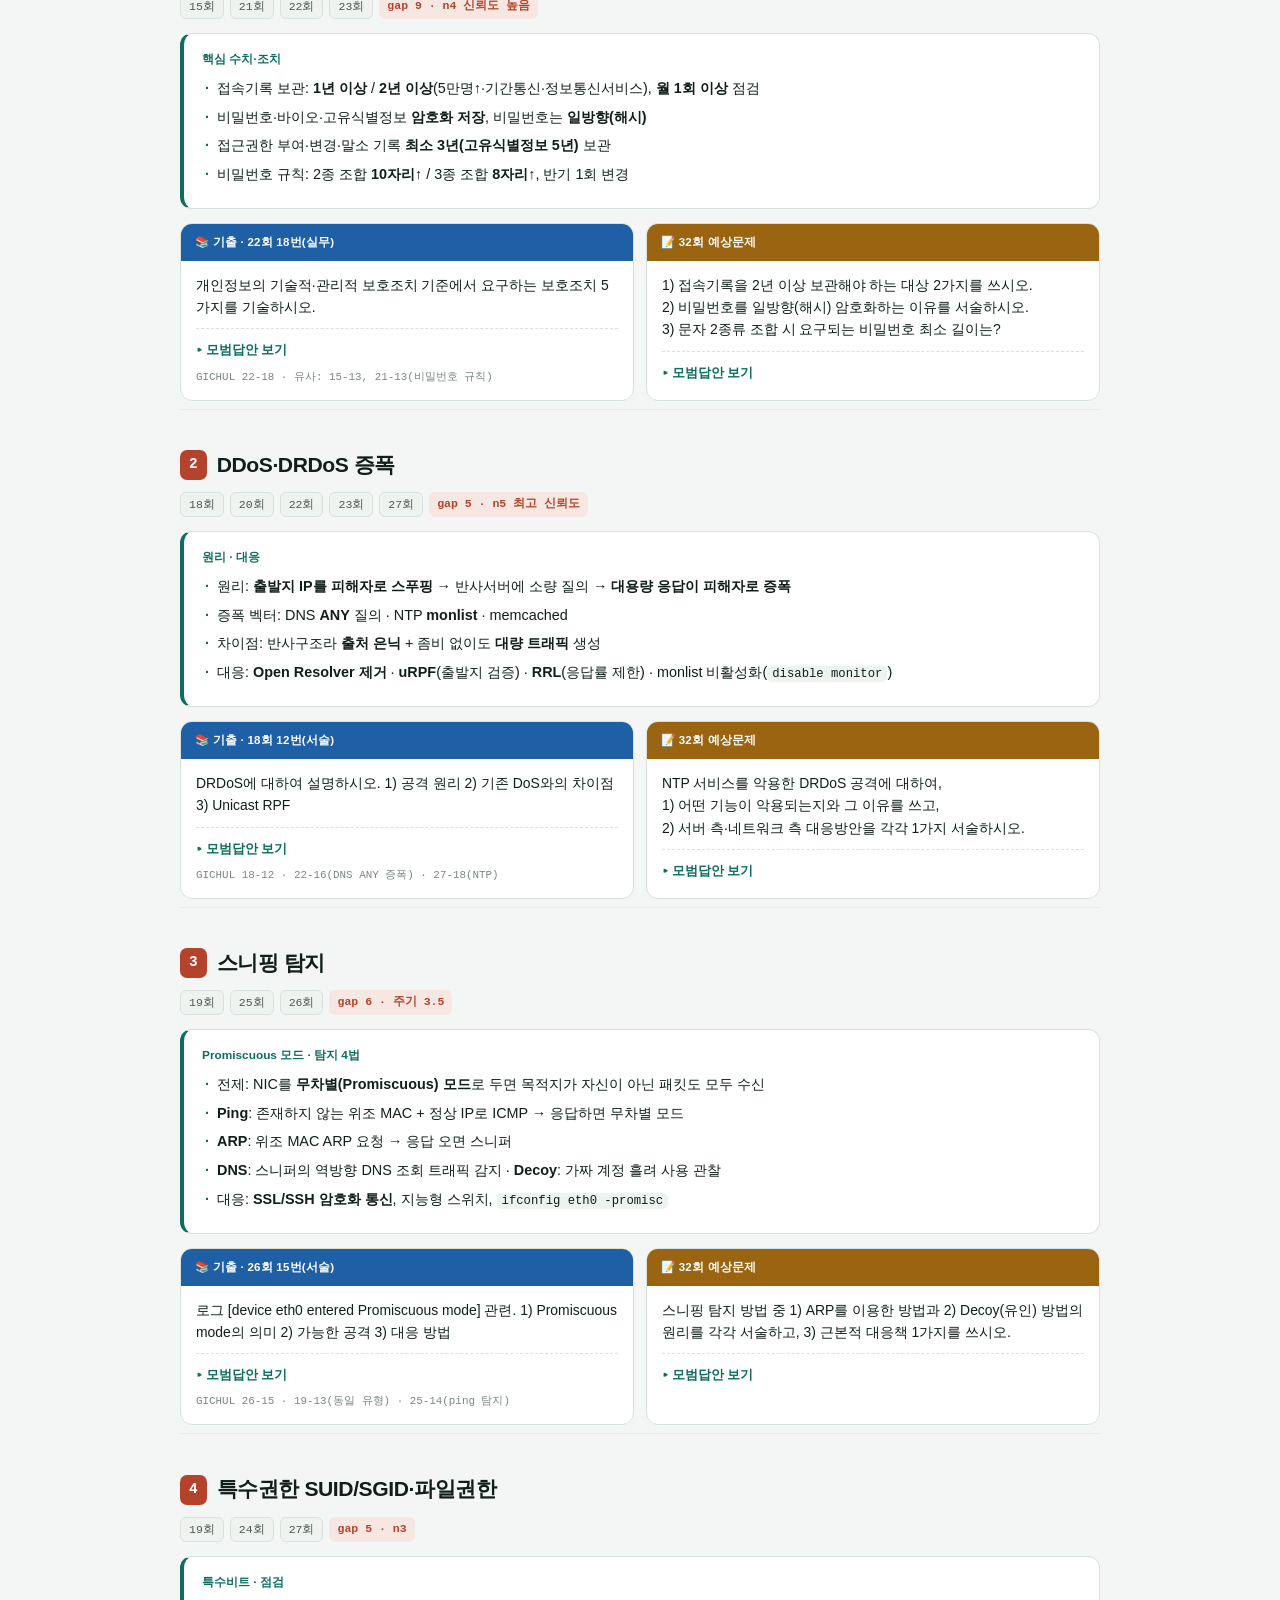
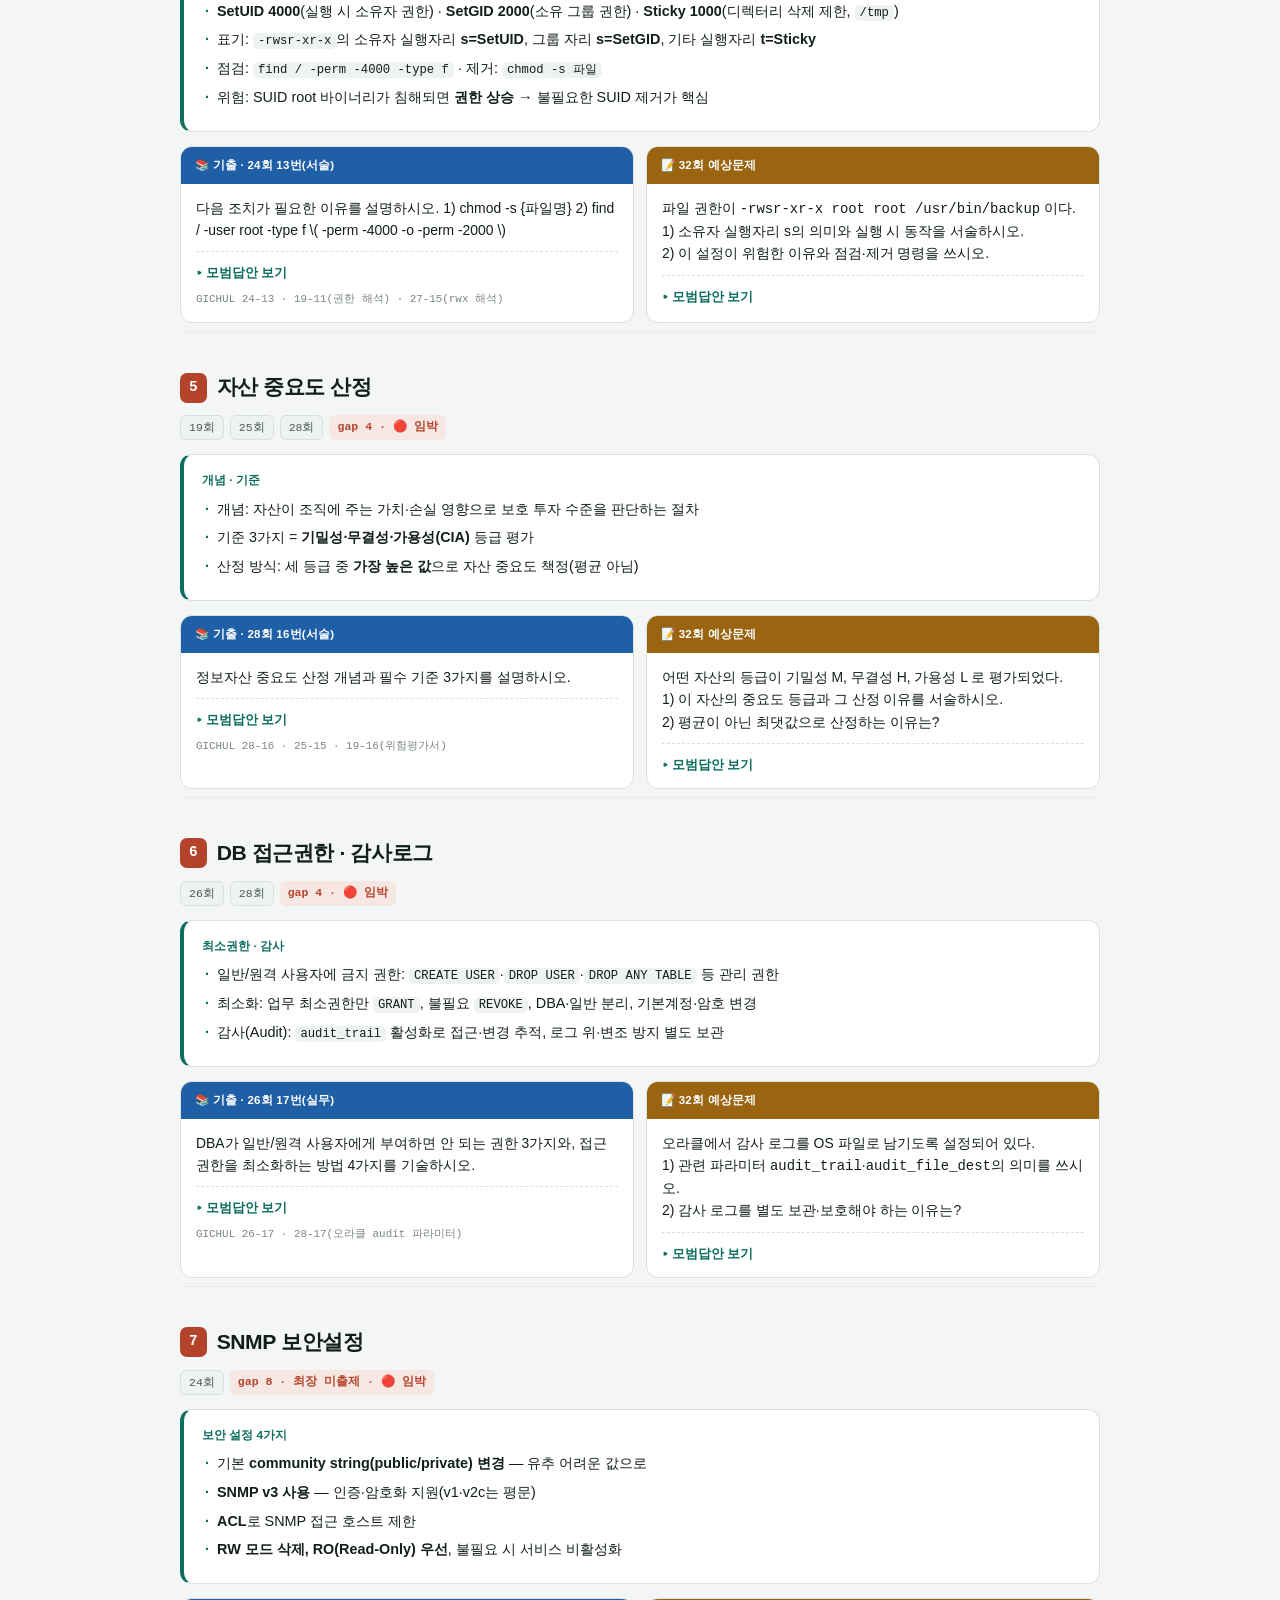
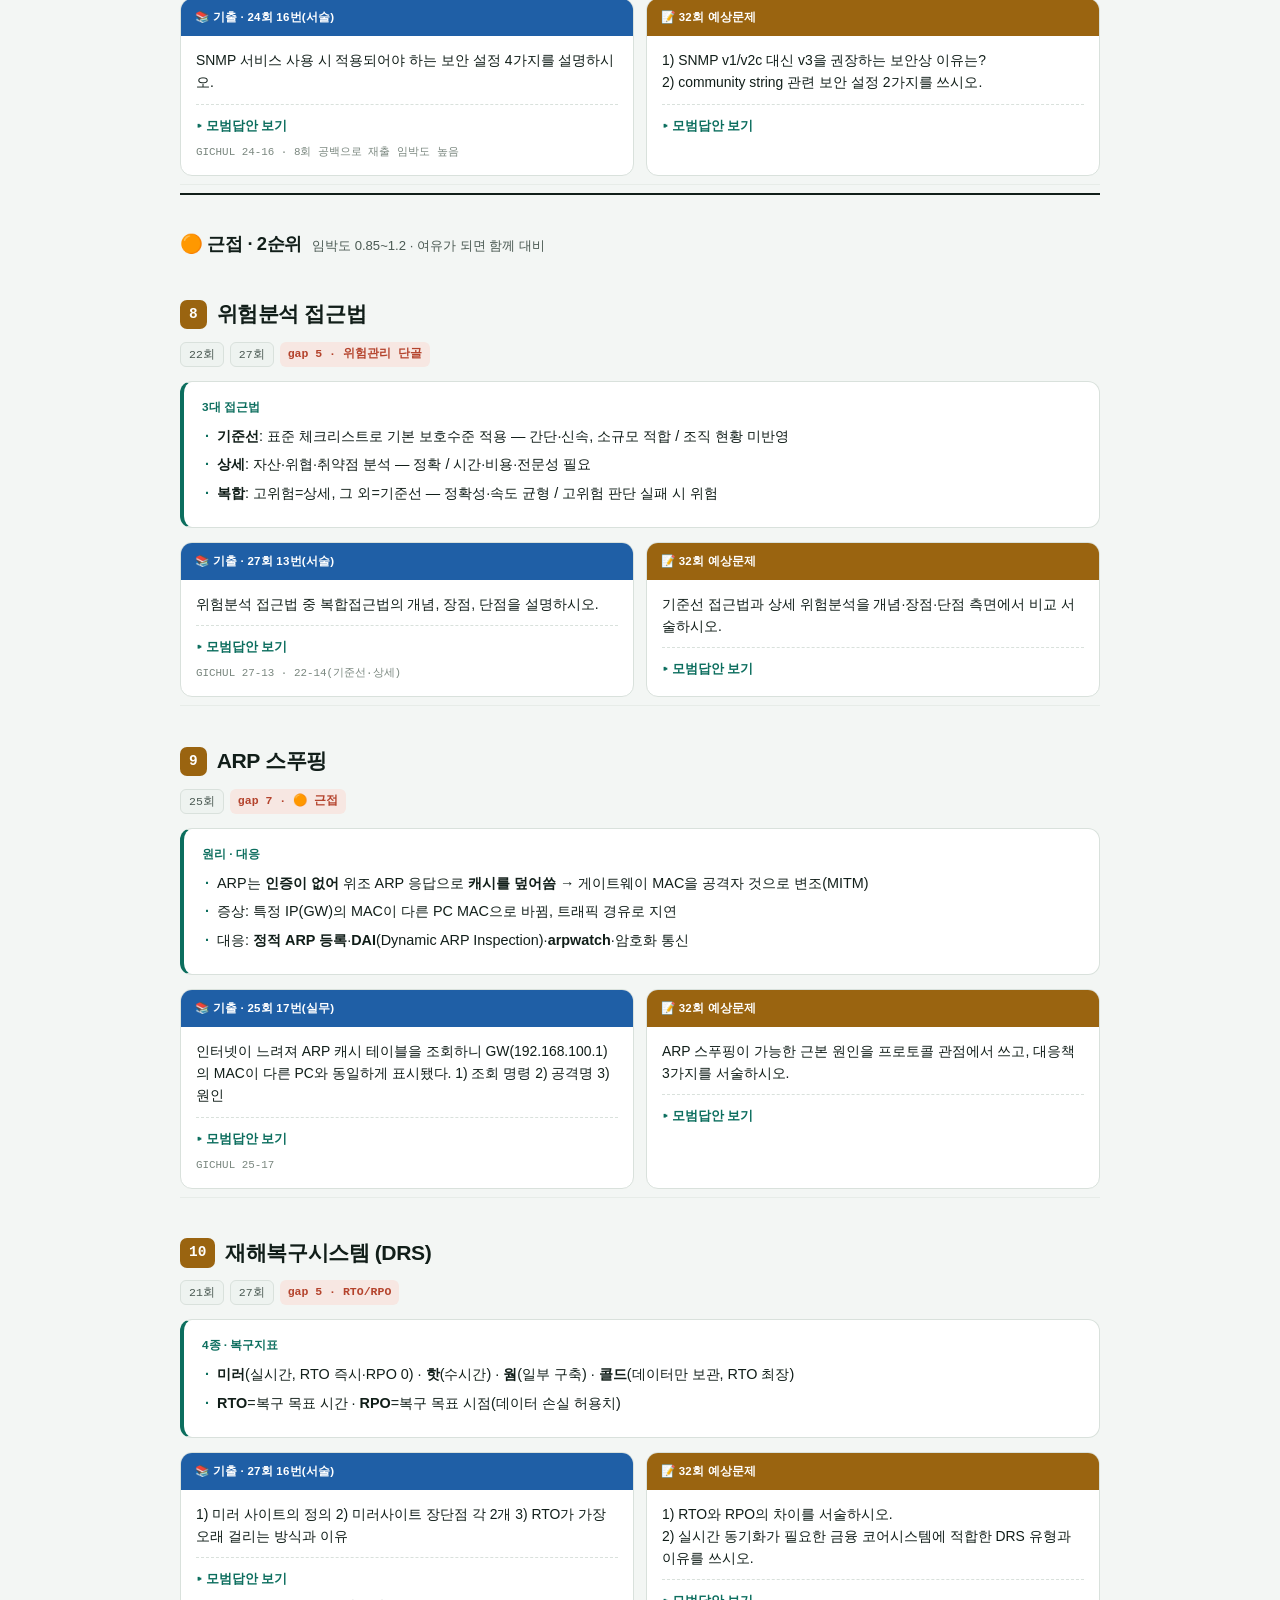
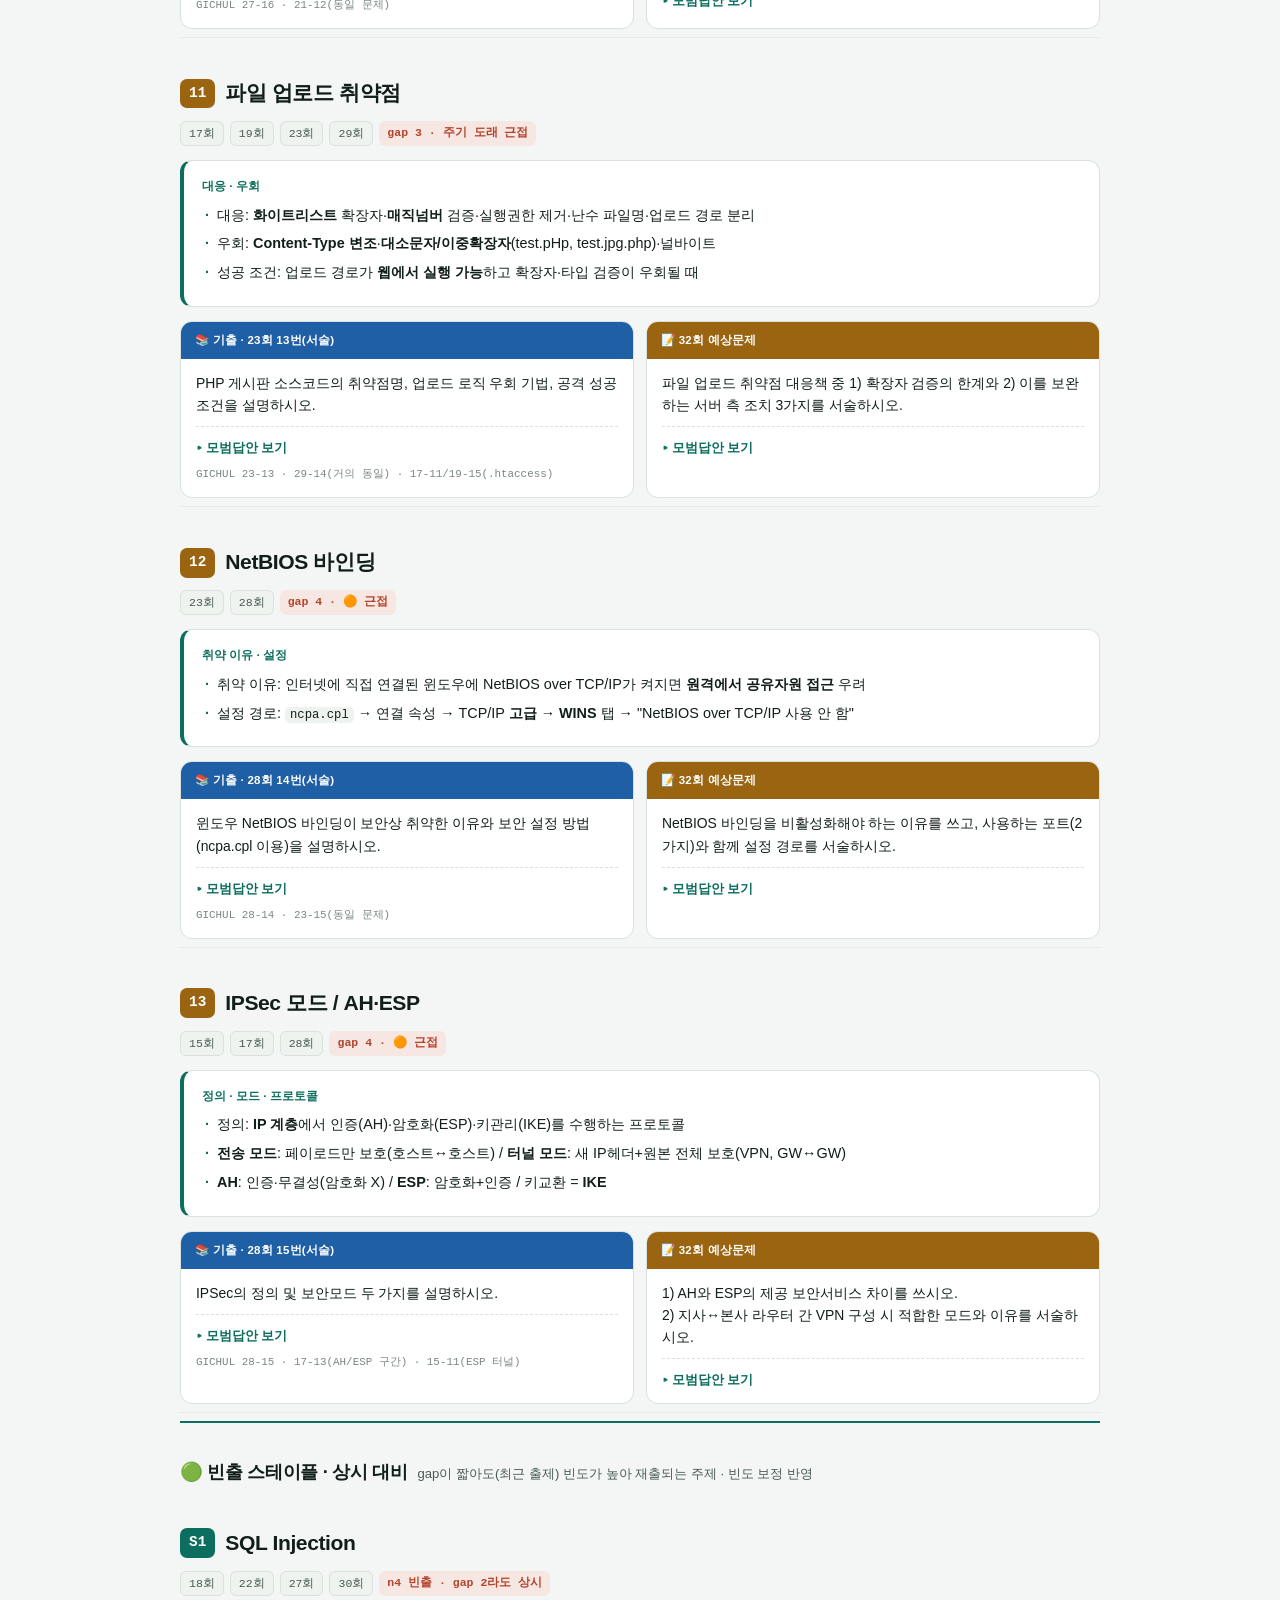
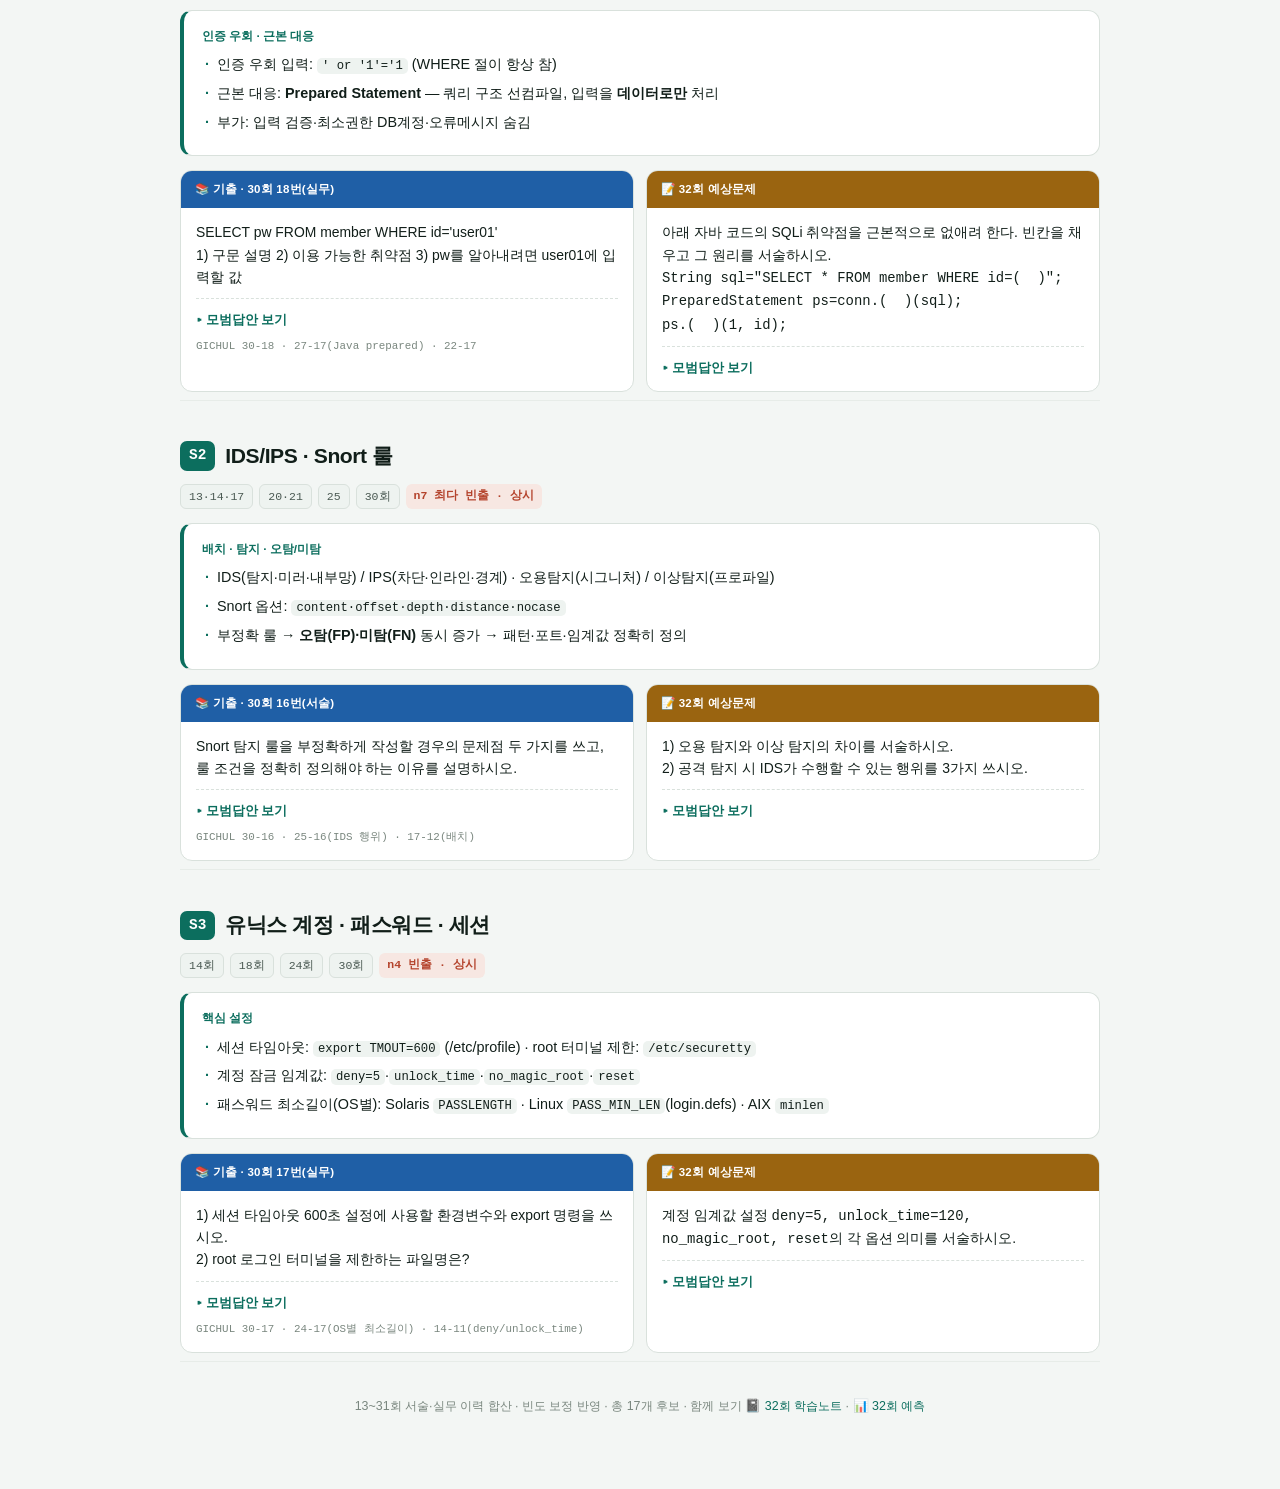
<file: focus_32.html>
<!DOCTYPE html>
<html lang="ko">
<head>
<meta charset="UTF-8">
<title>32회 고신뢰 확정 후보 집중 · 기출+예상문제</title>
<meta name="viewport" content="width=device-width, initial-scale=1.0">
<style>
:root{
  --ground:#F3F6F4; --surface:#FFFFFF; --surface-2:#EEF3F0;
  --ink:#111E19; --ink-soft:#4B5A53; --ink-faint:#7A877F;
  --line:#D9E1DC; --line-soft:#E7ECE8;
  --accent:#0C6E5E; --accent-deep:#0A5546; --accent-wash:#E3F1EC;
  --crit:#B4432C; --crit-wash:#F7E7E2;
  --warn:#9A6410; --warn-wash:#F6ECD9;
  --info:#1F5FA6; --info-wash:#E4EEF7;
  --sans:"IBM Plex Sans KR",-apple-system,BlinkMacSystemFont,"Segoe UI","Malgun Gothic",sans-serif;
  --mono:"IBM Plex Mono",ui-monospace,"SFMono-Regular",Menlo,Consolas,monospace;
}
@media (prefers-color-scheme:dark){
  :root{
    --ground:#0D1512; --surface:#141F1B; --surface-2:#1B2823;
    --ink:#E7EEEA; --ink-soft:#A6B4AD; --ink-faint:#76857D;
    --line:#26332D; --line-soft:#1E2A25;
    --accent:#3FB89E; --accent-deep:#57C6AD; --accent-wash:#16302A;
    --crit:#E08066; --crit-wash:#2E1B15;
    --warn:#D9A648; --warn-wash:#2C2413;
    --info:#6BA6E0; --info-wash:#15243A;
  }
}
:root[data-theme="light"]{
  --ground:#F3F6F4; --surface:#FFFFFF; --surface-2:#EEF3F0;
  --ink:#111E19; --ink-soft:#4B5A53; --ink-faint:#7A877F;
  --line:#D9E1DC; --line-soft:#E7ECE8;
  --accent:#0C6E5E; --accent-deep:#0A5546; --accent-wash:#E3F1EC;
  --crit:#B4432C; --crit-wash:#F7E7E2; --warn:#9A6410; --warn-wash:#F6ECD9;
  --info:#1F5FA6; --info-wash:#E4EEF7;
}
:root[data-theme="dark"]{
  --ground:#0D1512; --surface:#141F1B; --surface-2:#1B2823;
  --ink:#E7EEEA; --ink-soft:#A6B4AD; --ink-faint:#76857D;
  --line:#26332D; --line-soft:#1E2A25;
  --accent:#3FB89E; --accent-deep:#57C6AD; --accent-wash:#16302A;
  --crit:#E08066; --crit-wash:#2E1B15; --warn:#D9A648; --warn-wash:#2C2413;
  --info:#6BA6E0; --info-wash:#15243A;
}
*{box-sizing:border-box;margin:0;padding:0}
body{background:var(--ground);color:var(--ink);font-family:var(--sans);line-height:1.65;
  -webkit-font-smoothing:antialiased;padding:0 20px 90px}
.wrap{max-width:920px;margin:0 auto}
.mono{font-family:var(--mono)}

.pageswitch{display:flex;flex-wrap:wrap;gap:6px;padding:16px 0 0}
.pageswitch a{font-size:.78rem;font-weight:600;color:var(--ink-soft);text-decoration:none;
  background:var(--surface);border:1px solid var(--line);border-radius:99px;padding:6px 13px}
.pageswitch a.on{background:var(--accent);border-color:var(--accent);color:#fff}

header{padding:44px 0 28px;border-bottom:2px solid var(--ink)}
.eyebrow{font-family:var(--mono);font-size:.68rem;font-weight:600;letter-spacing:.22em;
  text-transform:uppercase;color:var(--accent);margin-bottom:14px}
h1{font-size:clamp(1.7rem,4.6vw,2.5rem);font-weight:700;letter-spacing:-.03em;line-height:1.12;text-wrap:balance}
h1 em{font-style:normal;color:var(--accent)}
.sub{margin-top:14px;font-size:1rem;color:var(--ink-soft);max-width:66ch}
.meta{display:flex;flex-wrap:wrap;gap:8px;margin-top:20px}
.chip{font-family:var(--mono);font-size:.72rem;color:var(--ink-soft);background:var(--surface);
  border:1px solid var(--line);border-radius:99px;padding:6px 12px}
.chip b{color:var(--ink)}

/* index list */
.toc{display:grid;grid-template-columns:repeat(auto-fit,minmax(240px,1fr));gap:10px;margin-top:24px}
.toc a{display:flex;align-items:center;gap:10px;background:var(--surface);border:1px solid var(--line);
  border-radius:11px;padding:12px 14px;text-decoration:none;color:var(--ink)}
.toc a .rank{font-family:var(--mono);font-weight:700;color:var(--accent);font-size:.9rem}
.toc a .nm{font-weight:600;font-size:.9rem;line-height:1.3}
.toc a .sc{margin-left:auto;font-family:var(--mono);font-size:.72rem;color:var(--ink-faint)}

/* candidate block */
.cand{padding:38px 0 8px;border-bottom:1px solid var(--line-soft)}
.cand-head{display:flex;align-items:center;gap:10px;flex-wrap:wrap;margin-bottom:6px}
.cand-head .rk{font-family:var(--mono);font-size:.9rem;font-weight:700;color:#fff;background:var(--crit);
  border-radius:7px;padding:3px 9px}
.cand-head h2{font-size:1.32rem;font-weight:700;letter-spacing:-.02em}
.cand-head .new{font-family:var(--mono);font-size:.64rem;font-weight:700;color:var(--accent);
  background:var(--accent-wash);border-radius:6px;padding:3px 8px}
.histbar{display:flex;flex-wrap:wrap;gap:6px;margin:10px 0 14px}
.histbar .h{font-family:var(--mono);font-size:.72rem;color:var(--ink-soft);background:var(--surface-2);
  border:1px solid var(--line);border-radius:6px;padding:2px 8px}
.histbar .gap{font-family:var(--mono);font-size:.72rem;color:var(--crit);background:var(--crit-wash);
  border-radius:6px;padding:2px 8px;font-weight:600}

.core{background:var(--surface);border:1px solid var(--line);border-left:4px solid var(--accent);
  border-radius:12px;padding:16px 18px;margin-bottom:14px}
.core .lbl{font-size:.74rem;font-weight:700;color:var(--accent);margin-bottom:7px}
.core ul{list-style:none;margin:0}
.core li{padding-left:15px;position:relative;margin-bottom:5px;font-size:.9rem}
.core li::before{content:"·";position:absolute;left:3px;color:var(--accent);font-weight:700}
.core code{font-family:var(--mono);font-size:.85em;background:var(--surface-2);padding:1px 5px;border-radius:5px;word-break:break-word}

.qa-grid{display:grid;gap:12px;grid-template-columns:1fr 1fr}
@media(max-width:680px){.qa-grid{grid-template-columns:1fr}}
.qbox{border:1px solid var(--line);border-radius:12px;overflow:hidden;background:var(--surface)}
.qbox .cap{font-size:.72rem;font-weight:700;letter-spacing:.02em;padding:9px 14px;color:#fff}
.qbox.past .cap{background:var(--info)}
.qbox.pred .cap{background:var(--warn)}
.qbox .body{padding:13px 15px}
.qbox .qt{font-size:.87rem;color:var(--ink);white-space:pre-wrap;line-height:1.6}
.qbox details{margin-top:10px;border-top:1px dashed var(--line);padding-top:10px}
.qbox summary{cursor:pointer;font-size:.8rem;font-weight:600;color:var(--accent);list-style:none}
.qbox summary::-webkit-details-marker{display:none}
.qbox summary::before{content:"▸ ";color:var(--accent)}
.qbox details[open] summary::before{content:"▾ "}
.qbox .at{margin-top:9px;font-size:.85rem;color:var(--ink-soft);white-space:pre-wrap;line-height:1.6}
.qbox .at b{color:var(--ink)}
.qbox .at code{font-family:var(--mono);font-size:.85em;background:var(--surface-2);padding:1px 4px;border-radius:4px}
.src{font-family:var(--mono);font-size:.68rem;color:var(--ink-faint);margin-top:8px}

.tierhead{margin:8px 0 0;padding:34px 0 0;border-top:2px solid var(--ink);display:flex;align-items:baseline;gap:10px;flex-wrap:wrap}
.tierhead h3{font-size:1.15rem;font-weight:700;letter-spacing:-.02em}
.tierhead .desc{font-size:.82rem;color:var(--ink-soft)}
.cand-head .rk.near{background:var(--warn)}
.cand-head .rk.stpl{background:var(--accent)}
.tierhead.g{border-top-color:var(--accent)}
.tip{background:var(--warn-wash);border:1px solid var(--warn);border-radius:11px;padding:12px 15px;margin:14px 0 4px;font-size:.85rem;color:var(--ink-soft)}
.tip b{color:var(--warn)}
.foot{padding:34px 0 0;color:var(--ink-faint);font-size:.78rem;text-align:center}
.foot a{color:var(--accent);text-decoration:none}
</style>
</head>
<body>
<div class="wrap">

<nav class="pageswitch">
  <a href="index.html">📘 학습 노트</a>
  <a href="short_answer.html">⚡ 단답형 드릴</a>
  <a href="essay_drill.html">✍️ 서술·실무형 드릴</a>
  <a href="essay_train.html">🖋️ 서술형 답안 훈련</a>
  <a href="keyword_drill.html">🔑 개념 키워드</a>
  <a href="gichul_drill.html">🗂️ 기출 드릴</a>
  <a href="report_32.html">📊 32회 예측</a>
  <a href="subject_ratio.html">📈 과목비율 분석</a>
  <a href="paper_32.html">🧾 32회 예상문제지</a>
  <a href="note_32.html">📓 32회 학습노트</a>
  <a href="focus_32.html">🎯 확정 후보 집중</a>
  <a class="on" href="focus_drill.html">🎯 확정 후보 드릴</a>
</nav>

<header>
  <div class="eyebrow">EXAM 32 · HIGH-CONFIDENCE · 기출+예상</div>
  <h1>32회 <em>고신뢰 확정 후보</em> 집중<br>기출로 검증하고, 예상문제로 굳힌다</h1>
  <p class="sub">13~31회 전체를 합산해 임박도·신뢰도가 검증된 서술·실무 후보 <b>17개</b>를 <b>🔴 임박</b> · <b>🟠 근접</b> · <b>🟢 상시(빈출 스테이플)</b>로 정리했습니다.
     각 후보마다 <b>실제 기출 지문</b>과 <b>32회 예상문제(모범답안 포함)</b>를 나란히 두어, 어떤 각도로 나와도 대응할 수 있게 했습니다.</p>
  <div class="meta">
    <span class="chip">근거 <b>13~31회 서·실무</b></span>
    <span class="chip">선정 <b>임박도 × 빈도 보정</b></span>
    <span class="chip">🔴 8 · 🟠 6 · 🟢 3</span>
  </div>
  <p class="sub" style="font-size:.85rem;margin-top:12px;color:var(--ink-faint)">🟢 <b>빈출 스테이플</b>은 최근 회차에 나왔더라도 <b>출제 빈도가 매우 높아 gap이 짧아도 재출</b>되는 주제입니다(30회 백테스트에서 SQLi가 이 보정으로 적중). 임박 후보와 <b>함께</b> 반드시 커버하세요.</p>
  <div class="toc">
    <a href="#c1"><span class="rank">★</span><span class="nm">정량적 위험평가 (SLE·ALE·ROI)</span><span class="sc">gap11</span></a>
    <a href="#c2"><span class="rank">1</span><span class="nm">개인정보 안전성 확보조치</span><span class="sc">n4</span></a>
    <a href="#c3"><span class="rank">2</span><span class="nm">DDoS·DRDoS 증폭</span><span class="sc">n5</span></a>
    <a href="#c4"><span class="rank">3</span><span class="nm">스니핑 탐지</span><span class="sc">n3</span></a>
    <a href="#c5"><span class="rank">4</span><span class="nm">특수권한 SUID/SGID</span><span class="sc">n3</span></a>
    <a href="#c6"><span class="rank">5</span><span class="nm">자산 중요도 산정</span><span class="sc">🔴</span></a>
    <a href="#c7"><span class="rank">6</span><span class="nm">DB 접근권한·감사로그</span><span class="sc">🔴</span></a>
    <a href="#c8"><span class="rank">7</span><span class="nm">SNMP 보안설정</span><span class="sc">🔴</span></a>
    <a href="#c9"><span class="rank">8</span><span class="nm">위험분석 접근법</span><span class="sc">🟠</span></a>
    <a href="#c10"><span class="rank">9</span><span class="nm">ARP 스푸핑</span><span class="sc">🟠</span></a>
    <a href="#c11"><span class="rank">10</span><span class="nm">재해복구시스템 DRS</span><span class="sc">🟠</span></a>
    <a href="#c12"><span class="rank">11</span><span class="nm">파일 업로드 취약점</span><span class="sc">🟠</span></a>
    <a href="#c13"><span class="rank">12</span><span class="nm">NetBIOS 바인딩</span><span class="sc">🟠</span></a>
    <a href="#c14"><span class="rank">13</span><span class="nm">IPSec 모드/AH·ESP</span><span class="sc">🟠</span></a>
    <a href="#c15"><span class="rank">S1</span><span class="nm">SQL Injection</span><span class="sc">🟢</span></a>
    <a href="#c16"><span class="rank">S2</span><span class="nm">IDS/IPS·Snort 룰</span><span class="sc">🟢</span></a>
    <a href="#c17"><span class="rank">S3</span><span class="nm">유닉스 계정/세션</span><span class="sc">🟢</span></a>
  </div>
</header>

<!-- ===== 후보 1: 정량적 위험평가 ===== -->
<section class="cand" id="c1">
  <div class="cand-head"><span class="rk">★</span><h2>정량적 위험평가 (SLE·ALE·ROI)</h2><span class="new">13~21 확장 신규</span></div>
  <div class="histbar"><span class="h">16회 실무</span><span class="h">19회 실무</span><span class="h">21회 실무</span><span class="gap">이후 11회 공백 → 임박도 4.11</span></div>
  <div class="core">
    <div class="lbl">핵심 공식 — 대입값·단위까지 써야 만점</div>
    <ul>
      <li><b>SLE = AV × EF</b> (단일손실 = 자산가치 × 노출계수)</li>
      <li><b>ALE = SLE × ARO</b> (연간손실 = 단일손실 × 연간발생빈도)</li>
      <li><b>대책 효과(가치) = 감소된 ALE − 대책 운영비용</b></li>
      <li><b>ROI(%) = (ALE − X) / X × 100</b> (X = 위험 제거 투입비용)</li>
    </ul>
  </div>
  <div class="qa-grid">
    <div class="qbox past"><div class="cap">📚 기출 · 16회 15번(실무)</div><div class="body">
      <div class="qt">정보보호 위험평가에서 AV=100,000, EF=0.2, ARO=0.5 일 때 SLE·ALE를 구하고, 감소 ALE=30,000·운영비=17,000 일 때 대책 효과를 구하시오.</div>
      <details><summary>모범답안 보기</summary><div class="at">SLE = 100,000 × 0.2 = <b>20,000</b>
ALE = 20,000 × 0.5 = <b>10,000</b>
대책 효과 = 30,000 − 17,000 = <b>13,000</b></div></details>
      <div class="src">GICHUL 16-15 · 21-15에 재출제(7회 문제 그대로)</div>
    </div></div>
    <div class="qbox pred"><div class="cap">📝 32회 예상문제</div><div class="body">
      <div class="qt">어떤 자산의 AV=2,000,000, EF=0.5, ARO=0.2 이다.
1) SLE와 ALE를 계산식과 함께 구하시오.
2) 연 손실을 완전히 없애는 보안대책에 비용 X=300,000을 투입했다. ROI(%)를 구하시오.</div>
      <details><summary>모범답안 보기</summary><div class="at">1) SLE = AV×EF = 2,000,000 × 0.5 = <b>1,000,000</b>
   ALE = SLE×ARO = 1,000,000 × 0.2 = <b>200,000</b>
2) ROI = (ALE − X)/X × 100 = (200,000 − 300,000)/300,000 × 100 = <b>−33.3%</b>
   → ROI가 음수이므로 <b>대책 비용이 기대 손실보다 커 비효율적</b>. 대책 재검토 필요.</div></details>
    </div></div>
  </div>
  <div class="tip"><b>함정</b> · 공식만 쓰고 대입 과정을 생략하면 부분점수. ROI가 음수로 나오면 "비효율" 해석까지 붙여야 완결.</div>
</section>

<!-- ===== 후보 2: 개인정보 안전성 확보조치 ===== -->
<section class="cand" id="c2">
  <div class="cand-head"><span class="rk">1</span><h2>개인정보 안전성 확보조치</h2></div>
  <div class="histbar"><span class="h">15회</span><span class="h">21회</span><span class="h">22회</span><span class="h">23회</span><span class="gap">gap 9 · n4 신뢰도 높음</span></div>
  <div class="core">
    <div class="lbl">핵심 수치·조치</div>
    <ul>
      <li>접속기록 보관: <b>1년 이상</b> / <b>2년 이상</b>(5만명↑·기간통신·정보통신서비스), <b>월 1회 이상</b> 점검</li>
      <li>비밀번호·바이오·고유식별정보 <b>암호화 저장</b>, 비밀번호는 <b>일방향(해시)</b></li>
      <li>접근권한 부여·변경·말소 기록 <b>최소 3년(고유식별정보 5년)</b> 보관</li>
      <li>비밀번호 규칙: 2종 조합 <b>10자리↑</b> / 3종 조합 <b>8자리↑</b>, 반기 1회 변경</li>
    </ul>
  </div>
  <div class="qa-grid">
    <div class="qbox past"><div class="cap">📚 기출 · 22회 18번(실무)</div><div class="body">
      <div class="qt">개인정보의 기술적·관리적 보호조치 기준에서 요구하는 보호조치 5가지를 기술하시오.</div>
      <details><summary>모범답안 보기</summary><div class="at">① <b>접근통제</b> — 권한 부여·변경·말소 기록 보관, 안전한 인증수단, 망분리
② <b>접속기록</b> — 위·변조 방지, 월 1회 점검, 보존
③ <b>암호화</b> — 비밀번호 일방향, 고유식별정보·바이오 암호화
④ <b>악성프로그램 방지</b> — 백신 설치·갱신
⑤ <b>물리적 안전조치</b> — 출입통제·잠금장치</div></details>
      <div class="src">GICHUL 22-18 · 유사: 15-13, 21-13(비밀번호 규칙)</div>
    </div></div>
    <div class="qbox pred"><div class="cap">📝 32회 예상문제</div><div class="body">
      <div class="qt">1) 접속기록을 2년 이상 보관해야 하는 대상 2가지를 쓰시오.
2) 비밀번호를 일방향(해시) 암호화하는 이유를 서술하시오.
3) 문자 2종류 조합 시 요구되는 비밀번호 최소 길이는?</div>
      <details><summary>모범답안 보기</summary><div class="at">1) <b>5만 명 이상</b> 정보주체를 처리하는 자, <b>기간통신사업자</b>(또는 정보통신서비스 제공자)
2) 해시는 <b>복호화가 불가</b>능하여, 저장소가 유출돼도 <b>원문 비밀번호를 복원할 수 없어</b> 계정 도용을 막는다.
3) <b>10자리 이상</b> (3종류 조합 시 8자리 이상)</div></details>
    </div></div>
  </div>
</section>

<!-- ===== 후보 3: DDoS·DRDoS 증폭 ===== -->
<section class="cand" id="c3">
  <div class="cand-head"><span class="rk">2</span><h2>DDoS·DRDoS 증폭</h2></div>
  <div class="histbar"><span class="h">18회</span><span class="h">20회</span><span class="h">22회</span><span class="h">23회</span><span class="h">27회</span><span class="gap">gap 5 · n5 최고 신뢰도</span></div>
  <div class="core">
    <div class="lbl">원리 · 대응</div>
    <ul>
      <li>원리: <b>출발지 IP를 피해자로 스푸핑</b> → 반사서버에 소량 질의 → <b>대용량 응답이 피해자로 증폭</b></li>
      <li>증폭 벡터: DNS <b>ANY</b> 질의 · NTP <b>monlist</b> · memcached</li>
      <li>차이점: 반사구조라 <b>출처 은닉</b> + 좀비 없이도 <b>대량 트래픽</b> 생성</li>
      <li>대응: <b>Open Resolver 제거</b> · <b>uRPF</b>(출발지 검증) · <b>RRL</b>(응답률 제한) · monlist 비활성화(<code>disable monitor</code>)</li>
    </ul>
  </div>
  <div class="qa-grid">
    <div class="qbox past"><div class="cap">📚 기출 · 18회 12번(서술)</div><div class="body">
      <div class="qt">DRDoS에 대하여 설명하시오. 1) 공격 원리 2) 기존 DoS와의 차이점 3) Unicast RPF</div>
      <details><summary>모범답안 보기</summary><div class="at">1) 소스 IP를 <b>공격대상 IP로 위조</b>해 다수 반사서버에 요청 → 대상은 반사서버의 응답 폭주로 서비스 거부
2) ① 출발지 위조+반사서버 경유로 <b>출처 파악 곤란</b> ② 좀비 없이 <b>증폭</b>으로 고효율
3) 인터페이스로 들어온 패킷의 IP를 <b>라우팅 테이블로 역검증</b>, 경로가 맞지 않으면 위조로 보고 폐기</div></details>
      <div class="src">GICHUL 18-12 · 22-16(DNS ANY 증폭) · 27-18(NTP)</div>
    </div></div>
    <div class="qbox pred"><div class="cap">📝 32회 예상문제</div><div class="body">
      <div class="qt">NTP 서비스를 악용한 DRDoS 공격에 대하여,
1) 어떤 기능이 악용되는지와 그 이유를 쓰고,
2) 서버 측·네트워크 측 대응방안을 각각 1가지 서술하시오.</div>
      <details><summary>모범답안 보기</summary><div class="at">1) <b>monlist</b> — 최근 접속 목록(최대 600건)을 소량 요청에 대용량으로 응답 → 큰 증폭률로 악용
2) · 서버 측: NTP를 <b>4.2.8 이상으로 업그레이드</b> 또는 <code>disable monitor</code>로 monlist 비활성화
   · 네트워크 측: 방화벽에서 <b>UDP 123 외부 트래픽 차단</b> / uRPF로 출발지 위조 필터링</div></details>
    </div></div>
  </div>
</section>

<!-- ===== 후보 4: 스니핑 탐지 ===== -->
<section class="cand" id="c4">
  <div class="cand-head"><span class="rk">3</span><h2>스니핑 탐지</h2></div>
  <div class="histbar"><span class="h">19회</span><span class="h">25회</span><span class="h">26회</span><span class="gap">gap 6 · 주기 3.5</span></div>
  <div class="core">
    <div class="lbl">Promiscuous 모드 · 탐지 4법</div>
    <ul>
      <li>전제: NIC를 <b>무차별(Promiscuous) 모드</b>로 두면 목적지가 자신이 아닌 패킷도 모두 수신</li>
      <li><b>Ping</b>: 존재하지 않는 위조 MAC + 정상 IP로 ICMP → 응답하면 무차별 모드</li>
      <li><b>ARP</b>: 위조 MAC ARP 요청 → 응답 오면 스니퍼</li>
      <li><b>DNS</b>: 스니퍼의 역방향 DNS 조회 트래픽 감지 · <b>Decoy</b>: 가짜 계정 흘려 사용 관찰</li>
      <li>대응: <b>SSL/SSH 암호화 통신</b>, 지능형 스위치, <code>ifconfig eth0 -promisc</code></li>
    </ul>
  </div>
  <div class="qa-grid">
    <div class="qbox past"><div class="cap">📚 기출 · 26회 15번(서술)</div><div class="body">
      <div class="qt">로그 [device eth0 entered Promiscuous mode] 관련. 1) Promiscuous mode의 의미 2) 가능한 공격 3) 대응 방법</div>
      <details><summary>모범답안 보기</summary><div class="at">1) eth0로 들어오는 <b>모든 패킷을 수신</b>(목적지가 자신이 아니어도 drop하지 않음)
2) <b>패킷 스니핑</b>(도청) 공격
3) ① SSL/SSH <b>암호화 통신</b> ② 지능형 스위치로 불필요 브로드캐스트 최소화 ③ <code>ifconfig eth0 -promisc</code>로 해제 ④ 스니핑 탐지도구 운영</div></details>
      <div class="src">GICHUL 26-15 · 19-13(동일 유형) · 25-14(ping 탐지)</div>
    </div></div>
    <div class="qbox pred"><div class="cap">📝 32회 예상문제</div><div class="body">
      <div class="qt">스니핑 탐지 방법 중 1) ARP를 이용한 방법과 2) Decoy(유인) 방법의 원리를 각각 서술하고, 3) 근본적 대응책 1가지를 쓰시오.</div>
      <details><summary>모범답안 보기</summary><div class="at">1) 존재하지 않는 <b>위조 MAC으로 ARP 요청</b> → 정상 호스트는 무시하지만, 무차별 모드 스니퍼는 응답 → 스니퍼 식별
2) 가짜 ID/비밀번호를 평문으로 <b>흘려(유인)</b> 두고, 그 계정으로 접속 시도가 발생하면 스니핑 중인 공격자 존재를 탐지
3) <b>SSL/SSH 등 암호화 통신</b> (스니핑돼도 내용 보호)</div></details>
    </div></div>
  </div>
</section>

<!-- ===== 후보 5: 특수권한 SUID/SGID ===== -->
<section class="cand" id="c5">
  <div class="cand-head"><span class="rk">4</span><h2>특수권한 SUID/SGID·파일권한</h2></div>
  <div class="histbar"><span class="h">19회</span><span class="h">24회</span><span class="h">27회</span><span class="gap">gap 5 · n3</span></div>
  <div class="core">
    <div class="lbl">특수비트 · 점검</div>
    <ul>
      <li><b>SetUID 4000</b>(실행 시 소유자 권한) · <b>SetGID 2000</b>(소유 그룹 권한) · <b>Sticky 1000</b>(디렉터리 삭제 제한, <code>/tmp</code>)</li>
      <li>표기: <code>-rwsr-xr-x</code>의 소유자 실행자리 <b>s=SetUID</b>, 그룹 자리 <b>s=SetGID</b>, 기타 실행자리 <b>t=Sticky</b></li>
      <li>점검: <code>find / -perm -4000 -type f</code> · 제거: <code>chmod -s 파일</code></li>
      <li>위험: SUID root 바이너리가 침해되면 <b>권한 상승</b> → 불필요한 SUID 제거가 핵심</li>
    </ul>
  </div>
  <div class="qa-grid">
    <div class="qbox past"><div class="cap">📚 기출 · 24회 13번(서술)</div><div class="body">
      <div class="qt">다음 조치가 필요한 이유를 설명하시오. 1) chmod -s {파일명} 2) find / -user root -type f \( -perm -4000 -o -perm -2000 \)</div>
      <details><summary>모범답안 보기</summary><div class="at">1) 파일의 <b>특수비트(SetUID/SetGID)를 제거</b>
2) / 하위에서 <b>root 소유 + 특수비트 설정</b> 파일을 검색
이유: 특수비트 파일 실행 시 <b>소유자(root) 권한으로 동작</b> → 취약하면 <b>권한 상승 공격</b>의 통로가 되므로, 불필요한 SUID/SGID를 찾아 제거해야 함</div></details>
      <div class="src">GICHUL 24-13 · 19-11(권한 해석) · 27-15(rwx 해석)</div>
    </div></div>
    <div class="qbox pred"><div class="cap">📝 32회 예상문제</div><div class="body">
      <div class="qt">파일 권한이 <code>-rwsr-xr-x root root /usr/bin/backup</code> 이다.
1) 소유자 실행자리 s의 의미와 실행 시 동작을 서술하시오.
2) 이 설정이 위험한 이유와 점검·제거 명령을 쓰시오.</div>
      <details><summary>모범답안 보기</summary><div class="at">1) <b>SetUID</b> 설정 → 누가 실행하든 <b>소유자 root 권한</b>으로 동작
2) 취약한 SUID root 파일은 <b>권한 상승 공격</b>에 악용 가능.
   점검: <code>find / -perm -4000 -type f</code> · 제거: <code>chmod -s /usr/bin/backup</code></div></details>
    </div></div>
  </div>
</section>

<!-- ===== 후보 5: 자산 중요도 산정 ===== -->
<section class="cand" id="c6">
  <div class="cand-head"><span class="rk">5</span><h2>자산 중요도 산정</h2></div>
  <div class="histbar"><span class="h">19회</span><span class="h">25회</span><span class="h">28회</span><span class="gap">gap 4 · 🔴 임박</span></div>
  <div class="core">
    <div class="lbl">개념 · 기준</div>
    <ul>
      <li>개념: 자산이 조직에 주는 가치·손실 영향으로 보호 투자 수준을 판단하는 절차</li>
      <li>기준 3가지 = <b>기밀성·무결성·가용성(CIA)</b> 등급 평가</li>
      <li>산정 방식: 세 등급 중 <b>가장 높은 값</b>으로 자산 중요도 책정(평균 아님)</li>
    </ul>
  </div>
  <div class="qa-grid">
    <div class="qbox past"><div class="cap">📚 기출 · 28회 16번(서술)</div><div class="body">
      <div class="qt">정보자산 중요도 산정 개념과 필수 기준 3가지를 설명하시오.</div>
      <details><summary>모범답안 보기</summary><div class="at">개념: 자산의 가치·손실 영향을 판단해 보호 투자 정도를 정하는 절차. 자산이 취급하는 정보의 속성에 따라 <b>기밀성·무결성·가용성 등급을 평가하여 가장 높은 등급</b>으로 중요도 책정.
기준: ① <b>기밀성</b>(유출 시 영향) ② <b>무결성</b>(위·변조 시 영향) ③ <b>가용성</b>(중단 시 영향)</div></details>
      <div class="src">GICHUL 28-16 · 25-15 · 19-16(위험평가서)</div>
    </div></div>
    <div class="qbox pred"><div class="cap">📝 32회 예상문제</div><div class="body">
      <div class="qt">어떤 자산의 등급이 기밀성 M, 무결성 H, 가용성 L 로 평가되었다.
1) 이 자산의 중요도 등급과 그 산정 이유를 서술하시오.
2) 평균이 아닌 최댓값으로 산정하는 이유는?</div>
      <details><summary>모범답안 보기</summary><div class="at">1) <b>H</b> — 세 속성 중 가장 높은 등급으로 산정하므로 무결성 H가 기준.
2) 한 속성만 심각히 훼손돼도 <b>피해가 크게 발생</b>하므로, 최악의 영향을 기준으로 보호수준을 정하기 위함.</div></details>
    </div></div>
  </div>
</section>

<!-- ===== 후보 6: DB 접근권한·감사로그 ===== -->
<section class="cand" id="c7">
  <div class="cand-head"><span class="rk">6</span><h2>DB 접근권한 · 감사로그</h2></div>
  <div class="histbar"><span class="h">26회</span><span class="h">28회</span><span class="gap">gap 4 · 🔴 임박</span></div>
  <div class="core">
    <div class="lbl">최소권한 · 감사</div>
    <ul>
      <li>일반/원격 사용자에 금지 권한: <code>CREATE USER</code>·<code>DROP USER</code>·<code>DROP ANY TABLE</code> 등 관리 권한</li>
      <li>최소화: 업무 최소권한만 <code>GRANT</code>, 불필요 <code>REVOKE</code>, DBA·일반 분리, 기본계정·암호 변경</li>
      <li>감사(Audit): <code>audit_trail</code> 활성화로 접근·변경 추적, 로그 위·변조 방지 별도 보관</li>
    </ul>
  </div>
  <div class="qa-grid">
    <div class="qbox past"><div class="cap">📚 기출 · 26회 17번(실무)</div><div class="body">
      <div class="qt">DBA가 일반/원격 사용자에게 부여하면 안 되는 권한 3가지와, 접근권한을 최소화하는 방법 4가지를 기술하시오.</div>
      <details><summary>모범답안 보기</summary><div class="at">금지 권한: <b>CREATE USER · DROP USER · DROP ANY TABLE</b>(또는 BACKUP ANY TABLE)
최소화: ① 업무별 최소권한 부여 ② Role로 권한 묶어 관리 ③ 불필요 권한·계정 회수(REVOKE) ④ 기본계정 잠금·기본암호 변경, 접속 IP 제한</div></details>
      <div class="src">GICHUL 26-17 · 28-17(오라클 audit 파라미터)</div>
    </div></div>
    <div class="qbox pred"><div class="cap">📝 32회 예상문제</div><div class="body">
      <div class="qt">오라클에서 감사 로그를 OS 파일로 남기도록 설정되어 있다.
1) 관련 파라미터 <code>audit_trail</code>·<code>audit_file_dest</code>의 의미를 쓰시오.
2) 감사 로그를 별도 보관·보호해야 하는 이유는?</div>
      <details><summary>모범답안 보기</summary><div class="at">1) <b>audit_trail</b>: 감사 기록 방식/대상(OS·DB·XML 등) 지정. <b>audit_file_dest</b>: OS 감사 로그가 저장되는 경로.
2) 침해 시 공격자가 <b>흔적을 지우거나 위·변조</b>할 수 있으므로, 원본 무결성 보장을 위해 접근을 제한하고 별도 저장소에 보관해야 함.</div></details>
    </div></div>
  </div>
</section>

<!-- ===== 후보 7: SNMP 보안설정 ===== -->
<section class="cand" id="c8">
  <div class="cand-head"><span class="rk">7</span><h2>SNMP 보안설정</h2></div>
  <div class="histbar"><span class="h">24회</span><span class="gap">gap 8 · 최장 미출제 · 🔴 임박</span></div>
  <div class="core">
    <div class="lbl">보안 설정 4가지</div>
    <ul>
      <li>기본 <b>community string(public/private) 변경</b> — 유추 어려운 값으로</li>
      <li><b>SNMP v3 사용</b> — 인증·암호화 지원(v1·v2c는 평문)</li>
      <li><b>ACL</b>로 SNMP 접근 호스트 제한</li>
      <li><b>RW 모드 삭제, RO(Read-Only) 우선</b>, 불필요 시 서비스 비활성화</li>
    </ul>
  </div>
  <div class="qa-grid">
    <div class="qbox past"><div class="cap">📚 기출 · 24회 16번(서술)</div><div class="body">
      <div class="qt">SNMP 서비스 사용 시 적용되어야 하는 보안 설정 4가지를 설명하시오.</div>
      <details><summary>모범답안 보기</summary><div class="at">① 커뮤니티 스트링을 <b>기본값이 아닌 유추 어려운 값</b>으로 변경
② 암호화 지원되는 <b>SNMP v3 사용</b>
③ <b>ACL 적용</b>으로 SNMP 이용 호스트 제한
④ <b>RW 모드 삭제, RO 모드 사용</b></div></details>
      <div class="src">GICHUL 24-16 · 8회 공백으로 재출 임박도 높음</div>
    </div></div>
    <div class="qbox pred"><div class="cap">📝 32회 예상문제</div><div class="body">
      <div class="qt">1) SNMP v1/v2c 대신 v3을 권장하는 보안상 이유는?
2) community string 관련 보안 설정 2가지를 쓰시오.</div>
      <details><summary>모범답안 보기</summary><div class="at">1) v1·v2c는 community string이 <b>평문 전송</b>되어 스니핑에 노출. v3는 <b>인증(무결성)·암호화(기밀성)</b>를 지원.
2) ① 기본 public/private를 <b>추측 어려운 값으로 변경</b> ② RW 제거 후 <b>RO 우선 사용</b>(+ ACL 제한).</div></details>
    </div></div>
  </div>
</section>

<div class="tierhead"><h3>🟠 근접 · 2순위</h3><span class="desc">임박도 0.85~1.2 · 여유가 되면 함께 대비</span></div>

<!-- ===== 후보 8: 위험분석 접근법 ===== -->
<section class="cand" id="c9">
  <div class="cand-head"><span class="rk near">8</span><h2>위험분석 접근법</h2></div>
  <div class="histbar"><span class="h">22회</span><span class="h">27회</span><span class="gap">gap 5 · 위험관리 단골</span></div>
  <div class="core">
    <div class="lbl">3대 접근법</div>
    <ul>
      <li><b>기준선</b>: 표준 체크리스트로 기본 보호수준 적용 — 간단·신속, 소규모 적합 / 조직 현황 미반영</li>
      <li><b>상세</b>: 자산·위협·취약점 분석 — 정확 / 시간·비용·전문성 필요</li>
      <li><b>복합</b>: 고위험=상세, 그 외=기준선 — 정확성·속도 균형 / 고위험 판단 실패 시 위험</li>
    </ul>
  </div>
  <div class="qa-grid">
    <div class="qbox past"><div class="cap">📚 기출 · 27회 13번(서술)</div><div class="body">
      <div class="qt">위험분석 접근법 중 복합접근법의 개념, 장점, 단점을 설명하시오.</div>
      <details><summary>모범답안 보기</summary><div class="at">개념: <b>고위험 영역은 상세 위험분석</b>, 그 외는 <b>기준선 접근법</b> 적용.
장점: 분석의 <b>정확성과 속도의 균형</b>, 조직 상황에 맞춘 유연한 적용.
단점: 두 방식을 병행하므로 <b>고위험 영역 식별을 잘못하면</b> 자원 배분이 왜곡됨.</div></details>
      <div class="src">GICHUL 27-13 · 22-14(기준선·상세)</div>
    </div></div>
    <div class="qbox pred"><div class="cap">📝 32회 예상문제</div><div class="body">
      <div class="qt">기준선 접근법과 상세 위험분석을 개념·장점·단점 측면에서 비교 서술하시오.</div>
      <details><summary>모범답안 보기</summary><div class="at"><b>기준선</b>: 표준 체크리스트로 기본 수준 적용 / 장점 간단·신속·저비용 / 단점 조직 현황 미반영, 과·소보호.
<b>상세</b>: 자산·위협·취약점을 개별 분석 / 장점 정확·조직 맞춤 / 단점 시간·비용·전문성 부담.</div></details>
    </div></div>
  </div>
</section>

<!-- ===== 후보 9: ARP 스푸핑 ===== -->
<section class="cand" id="c10">
  <div class="cand-head"><span class="rk near">9</span><h2>ARP 스푸핑</h2></div>
  <div class="histbar"><span class="h">25회</span><span class="gap">gap 7 · 🟠 근접</span></div>
  <div class="core">
    <div class="lbl">원리 · 대응</div>
    <ul>
      <li>ARP는 <b>인증이 없어</b> 위조 ARP 응답으로 <b>캐시를 덮어씀</b> → 게이트웨이 MAC을 공격자 것으로 변조(MITM)</li>
      <li>증상: 특정 IP(GW)의 MAC이 다른 PC MAC으로 바뀜, 트래픽 경유로 지연</li>
      <li>대응: <b>정적 ARP 등록</b>·<b>DAI</b>(Dynamic ARP Inspection)·<b>arpwatch</b>·암호화 통신</li>
    </ul>
  </div>
  <div class="qa-grid">
    <div class="qbox past"><div class="cap">📚 기출 · 25회 17번(실무)</div><div class="body">
      <div class="qt">인터넷이 느려져 ARP 캐시 테이블을 조회하니 GW(192.168.100.1)의 MAC이 다른 PC와 동일하게 표시됐다. 1) 조회 명령 2) 공격명 3) 원인</div>
      <details><summary>모범답안 보기</summary><div class="at">1) <code>arp -a</code>
2) <b>ARP 스푸핑</b>(GW로 가정 시 ARP Redirect)
3) GW IP의 MAC이 공격자 PC MAC으로 <b>변조</b>되어, GW로 향하는 모든 패킷이 공격자를 경유(도청·변조 가능)</div></details>
      <div class="src">GICHUL 25-17</div>
    </div></div>
    <div class="qbox pred"><div class="cap">📝 32회 예상문제</div><div class="body">
      <div class="qt">ARP 스푸핑이 가능한 근본 원인을 프로토콜 관점에서 쓰고, 대응책 3가지를 서술하시오.</div>
      <details><summary>모범답안 보기</summary><div class="at">원인: ARP는 <b>응답을 검증하는 인증 절차가 없어</b> 위조 응답으로 캐시를 임의로 덮어쓸 수 있음.
대응: ① 중요 호스트·GW에 <b>정적(static) ARP</b> 등록 ② 스위치 <b>DAI</b> 적용 ③ <b>arpwatch</b>로 MAC 변경 탐지(+ SSL/SSH 암호화).</div></details>
    </div></div>
  </div>
</section>

<!-- ===== 후보 10: 재해복구시스템 DRS ===== -->
<section class="cand" id="c11">
  <div class="cand-head"><span class="rk near">10</span><h2>재해복구시스템 (DRS)</h2></div>
  <div class="histbar"><span class="h">21회</span><span class="h">27회</span><span class="gap">gap 5 · RTO/RPO</span></div>
  <div class="core">
    <div class="lbl">4종 · 복구지표</div>
    <ul>
      <li><b>미러</b>(실시간, RTO 즉시·RPO 0) · <b>핫</b>(수시간) · <b>웜</b>(일부 구축) · <b>콜드</b>(데이터만 보관, RTO 최장)</li>
      <li><b>RTO</b>=복구 목표 시간 · <b>RPO</b>=복구 목표 시점(데이터 손실 허용치)</li>
    </ul>
  </div>
  <div class="qa-grid">
    <div class="qbox past"><div class="cap">📚 기출 · 27회 16번(서술)</div><div class="body">
      <div class="qt">1) 미러 사이트의 정의 2) 미러사이트 장단점 각 2개 3) RTO가 가장 오래 걸리는 방식과 이유</div>
      <details><summary>모범답안 보기</summary><div class="at">1) 주센터와 동일 시스템을 <b>액티브-액티브 실시간</b>으로 운영
2) 장점: 즉시 업무재개(RTO 즉시)·데이터 최신성(RPO 0) / 단점: 높은 구축·유지비·과부하 우려
3) <b>콜드 사이트</b> — 데이터만 보관하고 자원은 최소라 재해 시 <b>조달·구축에 시간</b>이 걸림</div></details>
      <div class="src">GICHUL 27-16 · 21-12(동일 문제)</div>
    </div></div>
    <div class="qbox pred"><div class="cap">📝 32회 예상문제</div><div class="body">
      <div class="qt">1) RTO와 RPO의 차이를 서술하시오.
2) 실시간 동기화가 필요한 금융 코어시스템에 적합한 DRS 유형과 이유를 쓰시오.</div>
      <details><summary>모범답안 보기</summary><div class="at">1) <b>RTO</b>=서비스 복구까지 목표 시간, <b>RPO</b>=허용 가능한 데이터 손실 시점(백업 간격).
2) <b>미러 사이트</b> — RPO 0·RTO 즉시로 데이터 손실 없이 즉시 전환 가능해 무중단·무손실이 요구되는 코어에 적합.</div></details>
    </div></div>
  </div>
</section>

<!-- ===== 후보 11: 파일 업로드 취약점 ===== -->
<section class="cand" id="c12">
  <div class="cand-head"><span class="rk near">11</span><h2>파일 업로드 취약점</h2></div>
  <div class="histbar"><span class="h">17회</span><span class="h">19회</span><span class="h">23회</span><span class="h">29회</span><span class="gap">gap 3 · 주기 도래 근접</span></div>
  <div class="core">
    <div class="lbl">대응 · 우회</div>
    <ul>
      <li>대응: <b>화이트리스트</b> 확장자·<b>매직넘버</b> 검증·실행권한 제거·난수 파일명·업로드 경로 분리</li>
      <li>우회: <b>Content-Type 변조</b>·<b>대소문자/이중확장자</b>(test.pHp, test.jpg.php)·널바이트</li>
      <li>성공 조건: 업로드 경로가 <b>웹에서 실행 가능</b>하고 확장자·타입 검증이 우회될 때</li>
    </ul>
  </div>
  <div class="qa-grid">
    <div class="qbox past"><div class="cap">📚 기출 · 23회 13번(서술)</div><div class="body">
      <div class="qt">PHP 게시판 소스코드의 취약점명, 업로드 로직 우회 기법, 공격 성공 조건을 설명하시오.</div>
      <details><summary>모범답안 보기</summary><div class="at">취약점: <b>파일 업로드 취약점</b>(웹셸 업로드로 명령 실행·정보 탈취)
우회: ① Content-Type을 image/jpeg로 <b>타입 변조</b> ② <b>대소문자·이중 확장자</b>로 확장자 검증 회피
성공 조건: 업로드된 파일이 <b>웹 경로에서 실행</b> 가능해야 함</div></details>
      <div class="src">GICHUL 23-13 · 29-14(거의 동일) · 17-11/19-15(.htaccess)</div>
    </div></div>
    <div class="qbox pred"><div class="cap">📝 32회 예상문제</div><div class="body">
      <div class="qt">파일 업로드 취약점 대응책 중 1) 확장자 검증의 한계와 2) 이를 보완하는 서버 측 조치 3가지를 서술하시오.</div>
      <details><summary>모범답안 보기</summary><div class="at">1) 블랙리스트·확장자만 검증하면 <b>대소문자·이중확장자·타입 변조</b>로 우회됨.
2) ① <b>화이트리스트 + 매직넘버(파일 시그니처)</b> 검증 ② 업로드 디렉터리 <b>실행권한 제거</b> ③ <b>난수 파일명</b>·웹 루트 밖 저장.</div></details>
    </div></div>
  </div>
</section>

<!-- ===== 후보 12: NetBIOS 바인딩 ===== -->
<section class="cand" id="c13">
  <div class="cand-head"><span class="rk near">12</span><h2>NetBIOS 바인딩</h2></div>
  <div class="histbar"><span class="h">23회</span><span class="h">28회</span><span class="gap">gap 4 · 🟠 근접</span></div>
  <div class="core">
    <div class="lbl">취약 이유 · 설정</div>
    <ul>
      <li>취약 이유: 인터넷에 직접 연결된 윈도우에 NetBIOS over TCP/IP가 켜지면 <b>원격에서 공유자원 접근</b> 우려</li>
      <li>설정 경로: <code>ncpa.cpl</code> → 연결 속성 → TCP/IP <b>고급</b> → <b>WINS</b> 탭 → "NetBIOS over TCP/IP 사용 안 함"</li>
    </ul>
  </div>
  <div class="qa-grid">
    <div class="qbox past"><div class="cap">📚 기출 · 28회 14번(서술)</div><div class="body">
      <div class="qt">윈도우 NetBIOS 바인딩이 보안상 취약한 이유와 보안 설정 방법(ncpa.cpl 이용)을 설명하시오.</div>
      <details><summary>모범답안 보기</summary><div class="at">이유: 인터넷에 직접 연결된 시스템에서 NetBIOS TCP/IP 바인딩이 활성화되면 <b>공격자가 원격에서 네트워크 공유자원을 사용</b>할 수 있음.
설정: 시작→실행→<code>ncpa.cpl</code>→로컬 영역 연결 속성→TCP/IP 고급→<b>WINS 탭에서 "NetBIOS over TCP/IP 사용 안 함"</b></div></details>
      <div class="src">GICHUL 28-14 · 23-15(동일 문제)</div>
    </div></div>
    <div class="qbox pred"><div class="cap">📝 32회 예상문제</div><div class="body">
      <div class="qt">NetBIOS 바인딩을 비활성화해야 하는 이유를 쓰고, 사용하는 포트(2가지)와 함께 설정 경로를 서술하시오.</div>
      <details><summary>모범답안 보기</summary><div class="at">이유: 원격 <b>공유자원(139/445) 노출</b>로 정보 유출·침투 위험.
포트: <b>UDP 137/138, TCP 139</b>(+ SMB 445).
설정: <code>ncpa.cpl</code> → TCP/IP 고급 → WINS 탭 → <b>NetBIOS over TCP/IP 사용 안 함</b>.</div></details>
    </div></div>
  </div>
</section>

<!-- ===== 후보 13: IPSec 모드/AH·ESP ===== -->
<section class="cand" id="c14">
  <div class="cand-head"><span class="rk near">13</span><h2>IPSec 모드 / AH·ESP</h2></div>
  <div class="histbar"><span class="h">15회</span><span class="h">17회</span><span class="h">28회</span><span class="gap">gap 4 · 🟠 근접</span></div>
  <div class="core">
    <div class="lbl">정의 · 모드 · 프로토콜</div>
    <ul>
      <li>정의: <b>IP 계층</b>에서 인증(AH)·암호화(ESP)·키관리(IKE)를 수행하는 프로토콜</li>
      <li><b>전송 모드</b>: 페이로드만 보호(호스트↔호스트) / <b>터널 모드</b>: 새 IP헤더+원본 전체 보호(VPN, GW↔GW)</li>
      <li><b>AH</b>: 인증·무결성(암호화 X) / <b>ESP</b>: 암호화+인증 / 키교환 = <b>IKE</b></li>
    </ul>
  </div>
  <div class="qa-grid">
    <div class="qbox past"><div class="cap">📚 기출 · 28회 15번(서술)</div><div class="body">
      <div class="qt">IPSec의 정의 및 보안모드 두 가지를 설명하시오.</div>
      <details><summary>모범답안 보기</summary><div class="at">정의: IP 계층에서 IP패킷 단위로 <b>인증(AH)·암호화(ESP)·키관리(IKE)</b>를 수행하는 프로토콜.
<b>터널 모드</b>: 새 IP헤더 추가로 IP패킷 전체 보호(라우터/GW 간, IPSec VPN).
<b>전송 모드</b>: IP헤더 외 데이터만 보호(호스트 대 호스트).</div></details>
      <div class="src">GICHUL 28-15 · 17-13(AH/ESP 구간) · 15-11(ESP 터널)</div>
    </div></div>
    <div class="qbox pred"><div class="cap">📝 32회 예상문제</div><div class="body">
      <div class="qt">1) AH와 ESP의 제공 보안서비스 차이를 쓰시오.
2) 지사↔본사 라우터 간 VPN 구성 시 적합한 모드와 이유를 서술하시오.</div>
      <details><summary>모범답안 보기</summary><div class="at">1) <b>AH</b>=인증·무결성만(기밀성 X), <b>ESP</b>=암호화(기밀성)+인증. 데이터 보호가 필요하면 ESP.
2) <b>터널 모드</b> — 원본 IP패킷 전체를 새 헤더로 감싸 <b>내부 주소를 숨기고</b> 라우터 간 구간을 보호하므로 사이트 간 VPN에 적합.</div></details>
    </div></div>
  </div>
</section>

<div class="tierhead g"><h3>🟢 빈출 스테이플 · 상시 대비</h3><span class="desc">gap이 짧아도(최근 출제) 빈도가 높아 재출되는 주제 · 빈도 보정 반영</span></div>

<!-- ===== 스테이플 1: SQL Injection ===== -->
<section class="cand" id="c15">
  <div class="cand-head"><span class="rk stpl">S1</span><h2>SQL Injection</h2></div>
  <div class="histbar"><span class="h">18회</span><span class="h">22회</span><span class="h">27회</span><span class="h">30회</span><span class="gap">n4 빈출 · gap 2라도 상시</span></div>
  <div class="core">
    <div class="lbl">인증 우회 · 근본 대응</div>
    <ul>
      <li>인증 우회 입력: <code>' or '1'='1</code> (WHERE 절이 항상 참)</li>
      <li>근본 대응: <b>Prepared Statement</b> — 쿼리 구조 선컴파일, 입력을 <b>데이터로만</b> 처리</li>
      <li>부가: 입력 검증·최소권한 DB계정·오류메시지 숨김</li>
    </ul>
  </div>
  <div class="qa-grid">
    <div class="qbox past"><div class="cap">📚 기출 · 30회 18번(실무)</div><div class="body">
      <div class="qt">SELECT pw FROM member WHERE id='user01'
1) 구문 설명 2) 이용 가능한 취약점 3) pw를 알아내려면 user01에 입력할 값</div>
      <details><summary>모범답안 보기</summary><div class="at">1) member 테이블에서 id가 user01인 사용자의 <b>pw를 조회</b>
2) <b>SQL Injection</b>
3) <code>' or '1'='1</code> (조건이 항상 참이 되어 전체/타 계정 정보 노출)</div></details>
      <div class="src">GICHUL 30-18 · 27-17(Java prepared) · 22-17</div>
    </div></div>
    <div class="qbox pred"><div class="cap">📝 32회 예상문제</div><div class="body">
      <div class="qt">아래 자바 코드의 SQLi 취약점을 근본적으로 없애려 한다. 빈칸을 채우고 그 원리를 서술하시오.
<code>String sql="SELECT * FROM member WHERE id=(  )";
PreparedStatement ps=conn.(  )(sql);
ps.(  )(1, id);</code></div>
      <details><summary>모범답안 보기</summary><div class="at">빈칸: <code>?</code> · <code>prepareStatement</code> · <code>setString</code>
원리: 쿼리 <b>구조를 먼저 컴파일</b>한 뒤 입력을 <code>?</code> 자리에 <b>값(데이터)으로만</b> 바인딩 → 입력이 쿼리 구문으로 해석되지 않아 SQLi 차단.</div></details>
    </div></div>
  </div>
</section>

<!-- ===== 스테이플 2: IDS/IPS·Snort 룰 ===== -->
<section class="cand" id="c16">
  <div class="cand-head"><span class="rk stpl">S2</span><h2>IDS/IPS · Snort 룰</h2></div>
  <div class="histbar"><span class="h">13·14·17</span><span class="h">20·21</span><span class="h">25</span><span class="h">30회</span><span class="gap">n7 최다 빈출 · 상시</span></div>
  <div class="core">
    <div class="lbl">배치 · 탐지 · 오탐/미탐</div>
    <ul>
      <li>IDS(탐지·미러·내부망) / IPS(차단·인라인·경계) · 오용탐지(시그니처) / 이상탐지(프로파일)</li>
      <li>Snort 옵션: <code>content·offset·depth·distance·nocase</code></li>
      <li>부정확 룰 → <b>오탐(FP)·미탐(FN)</b> 동시 증가 → 패턴·포트·임계값 정확히 정의</li>
    </ul>
  </div>
  <div class="qa-grid">
    <div class="qbox past"><div class="cap">📚 기출 · 30회 16번(서술)</div><div class="body">
      <div class="qt">Snort 탐지 룰을 부정확하게 작성할 경우의 문제점 두 가지를 쓰고, 룰 조건을 정확히 정의해야 하는 이유를 설명하시오.</div>
      <details><summary>모범답안 보기</summary><div class="at">문제점: ① <b>오탐(false positive)</b> — 정상 트래픽을 공격으로 차단 ② <b>미탐(false negative)</b> — 실제 공격을 놓침.
이유: 둘 다 늘면 <b>운영 효율·보안 수준이 함께 저하</b>되므로 패턴·포트·임계값을 정확히 정의해야 함.</div></details>
      <div class="src">GICHUL 30-16 · 25-16(IDS 행위) · 17-12(배치)</div>
    </div></div>
    <div class="qbox pred"><div class="cap">📝 32회 예상문제</div><div class="body">
      <div class="qt">1) 오용 탐지와 이상 탐지의 차이를 서술하시오.
2) 공격 탐지 시 IDS가 수행할 수 있는 행위를 3가지 쓰시오.</div>
      <details><summary>모범답안 보기</summary><div class="at">1) <b>오용 탐지</b>=알려진 공격 <b>시그니처와 대조</b>(오탐↓·미탐↑) / <b>이상 탐지</b>=정상 <b>프로파일에서 벗어난 행위</b> 탐지(미탐↓·신종 탐지 가능·오탐↑).
2) ① 관리자에게 <b>경보(메일·SMS)</b> ② <b>로그 기록</b>(포렌식 기초) ③ 세션 차단/방화벽·SIEM 연동 대응.</div></details>
    </div></div>
  </div>
</section>

<!-- ===== 스테이플 3: 유닉스 계정/세션 ===== -->
<section class="cand" id="c17">
  <div class="cand-head"><span class="rk stpl">S3</span><h2>유닉스 계정 · 패스워드 · 세션</h2></div>
  <div class="histbar"><span class="h">14회</span><span class="h">18회</span><span class="h">24회</span><span class="h">30회</span><span class="gap">n4 빈출 · 상시</span></div>
  <div class="core">
    <div class="lbl">핵심 설정</div>
    <ul>
      <li>세션 타임아웃: <code>export TMOUT=600</code> (/etc/profile) · root 터미널 제한: <code>/etc/securetty</code></li>
      <li>계정 잠금 임계값: <code>deny=5</code>·<code>unlock_time</code>·<code>no_magic_root</code>·<code>reset</code></li>
      <li>패스워드 최소길이(OS별): Solaris <code>PASSLENGTH</code> · Linux <code>PASS_MIN_LEN</code>(login.defs) · AIX <code>minlen</code></li>
    </ul>
  </div>
  <div class="qa-grid">
    <div class="qbox past"><div class="cap">📚 기출 · 30회 17번(실무)</div><div class="body">
      <div class="qt">1) 세션 타임아웃 600초 설정에 사용할 환경변수와 export 명령을 쓰시오.
2) root 로그인 터미널을 제한하는 파일명은?</div>
      <details><summary>모범답안 보기</summary><div class="at">1) <code>export TMOUT=600</code> (/etc/profile 등 공통 환경설정에 추가)
2) <code>/etc/securetty</code> (허용 터미널만 기재, pts 제거로 원격 root 로그인 차단)</div></details>
      <div class="src">GICHUL 30-17 · 24-17(OS별 최소길이) · 14-11(deny/unlock_time)</div>
    </div></div>
    <div class="qbox pred"><div class="cap">📝 32회 예상문제</div><div class="body">
      <div class="qt">계정 임계값 설정 <code>deny=5, unlock_time=120, no_magic_root, reset</code>의 각 옵션 의미를 서술하시오.</div>
      <details><summary>모범답안 보기</summary><div class="at"><b>deny=5</b>: 인증 5회 실패 시 계정 잠금 · <b>unlock_time=120</b>: 마지막 실패 후 120초 뒤 자동 잠금 해제 · <b>no_magic_root</b>: root는 잠금 예외 · <b>reset</b>: 로그인 성공 시 실패 횟수 초기화</div></details>
    </div></div>
  </div>
</section>

<div class="foot">
  13~31회 서술·실무 이력 합산 · 빈도 보정 반영 · 총 17개 후보 ·
  함께 보기 <a href="note_32.html">📓 32회 학습노트</a> · <a href="report_32.html">📊 32회 예측</a>
</div>

</div>
</body>
</html>
</file>
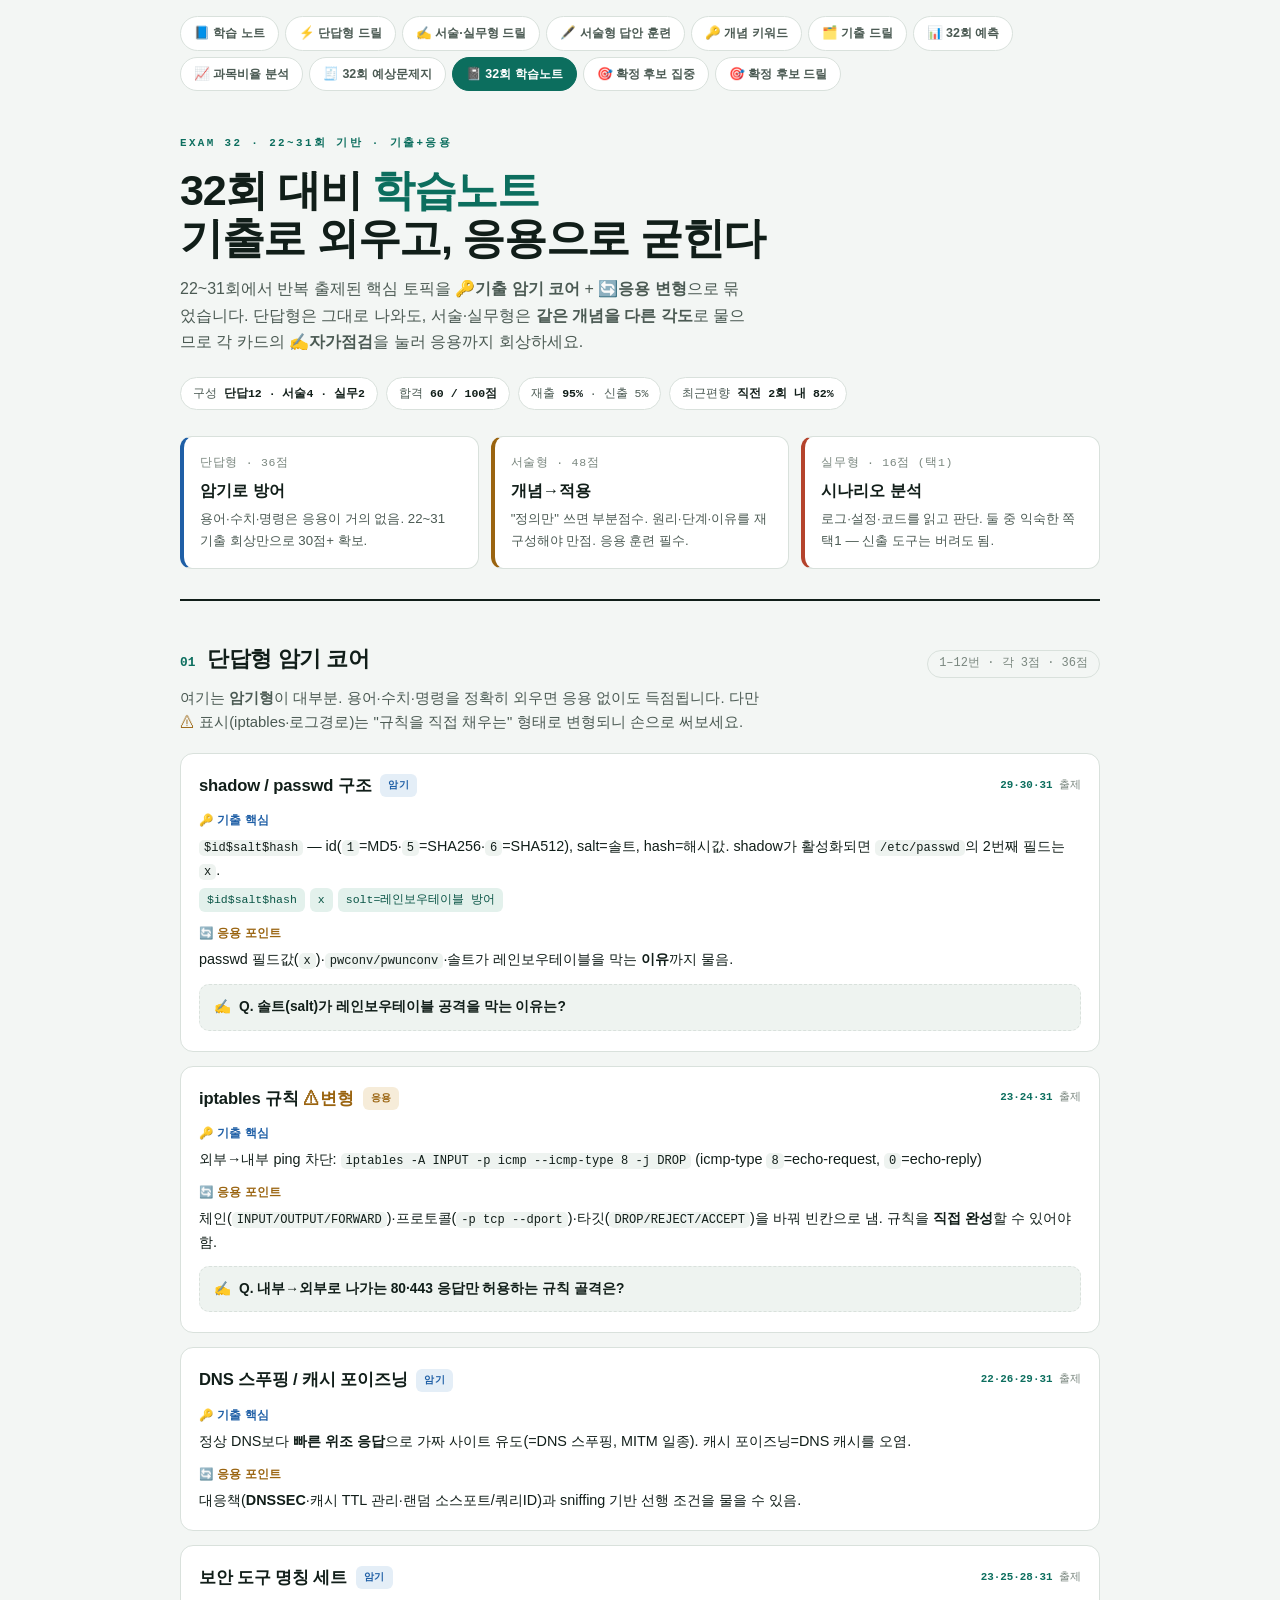
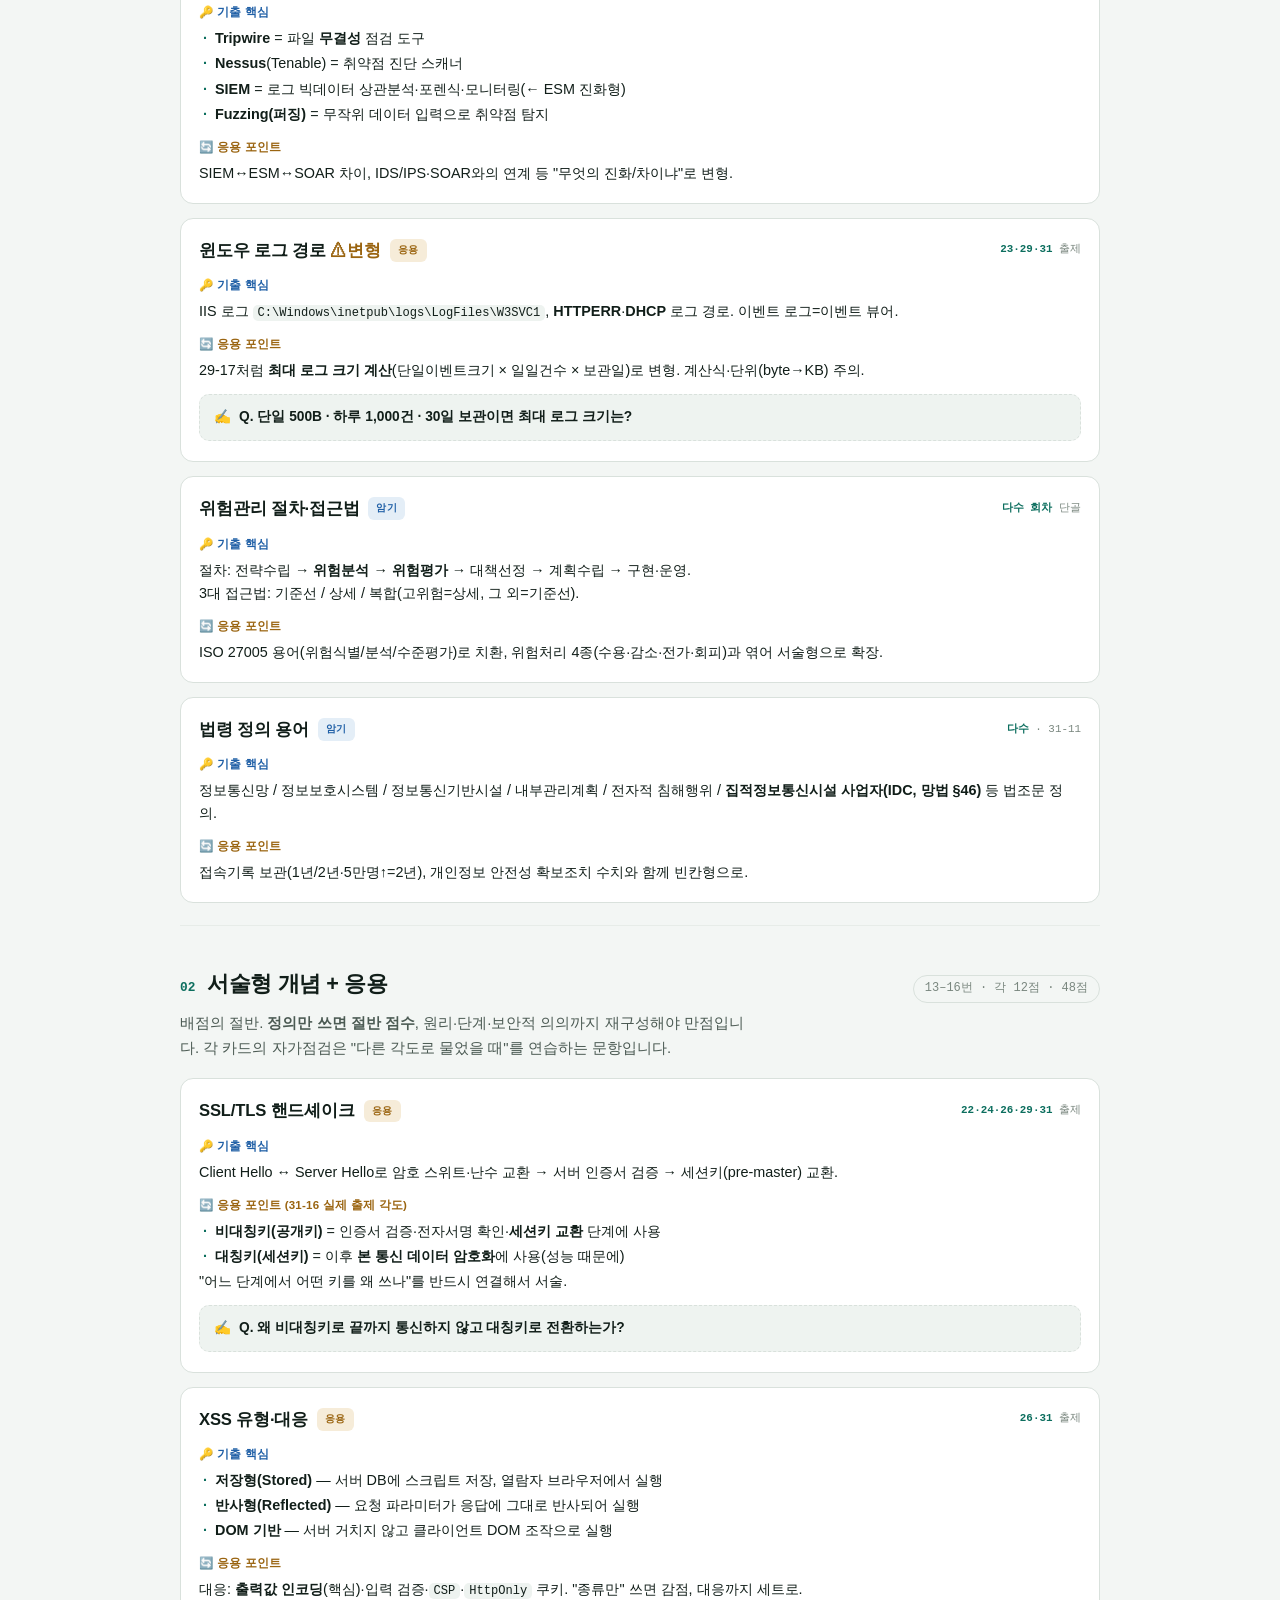
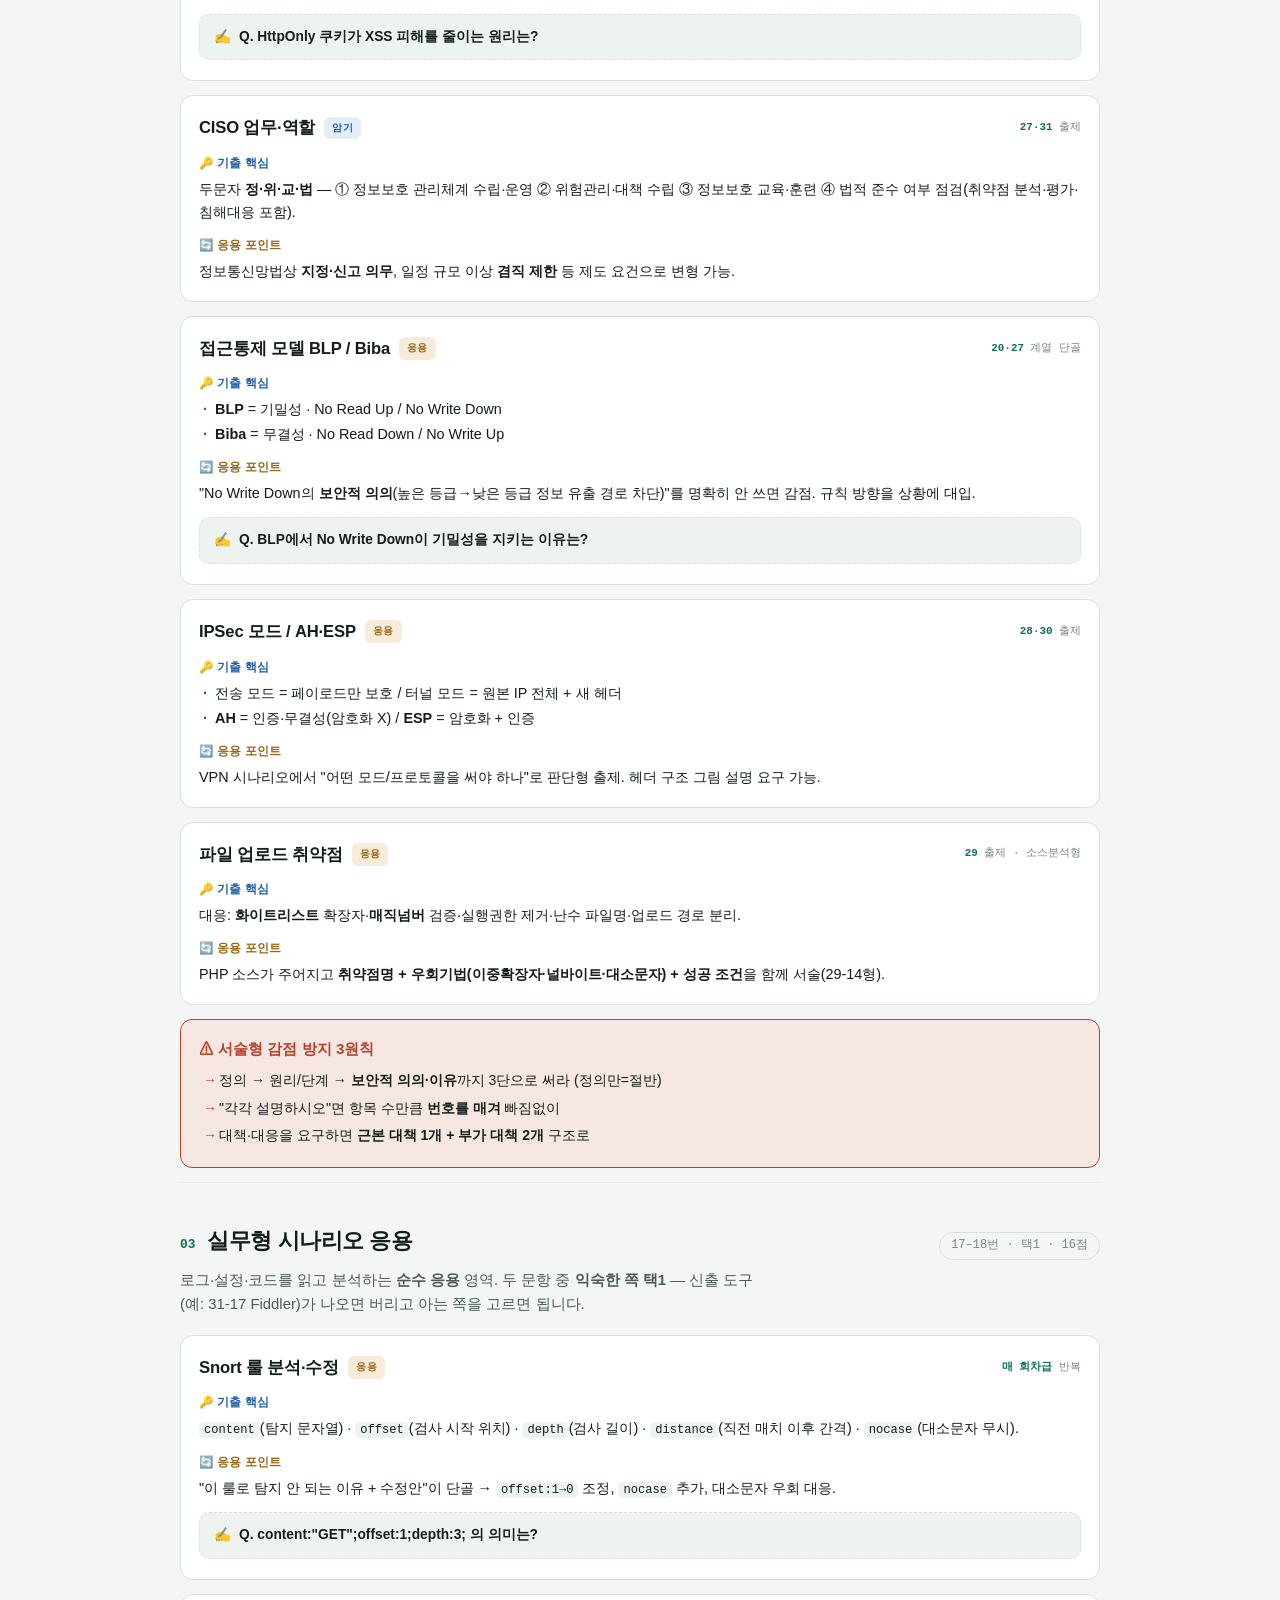
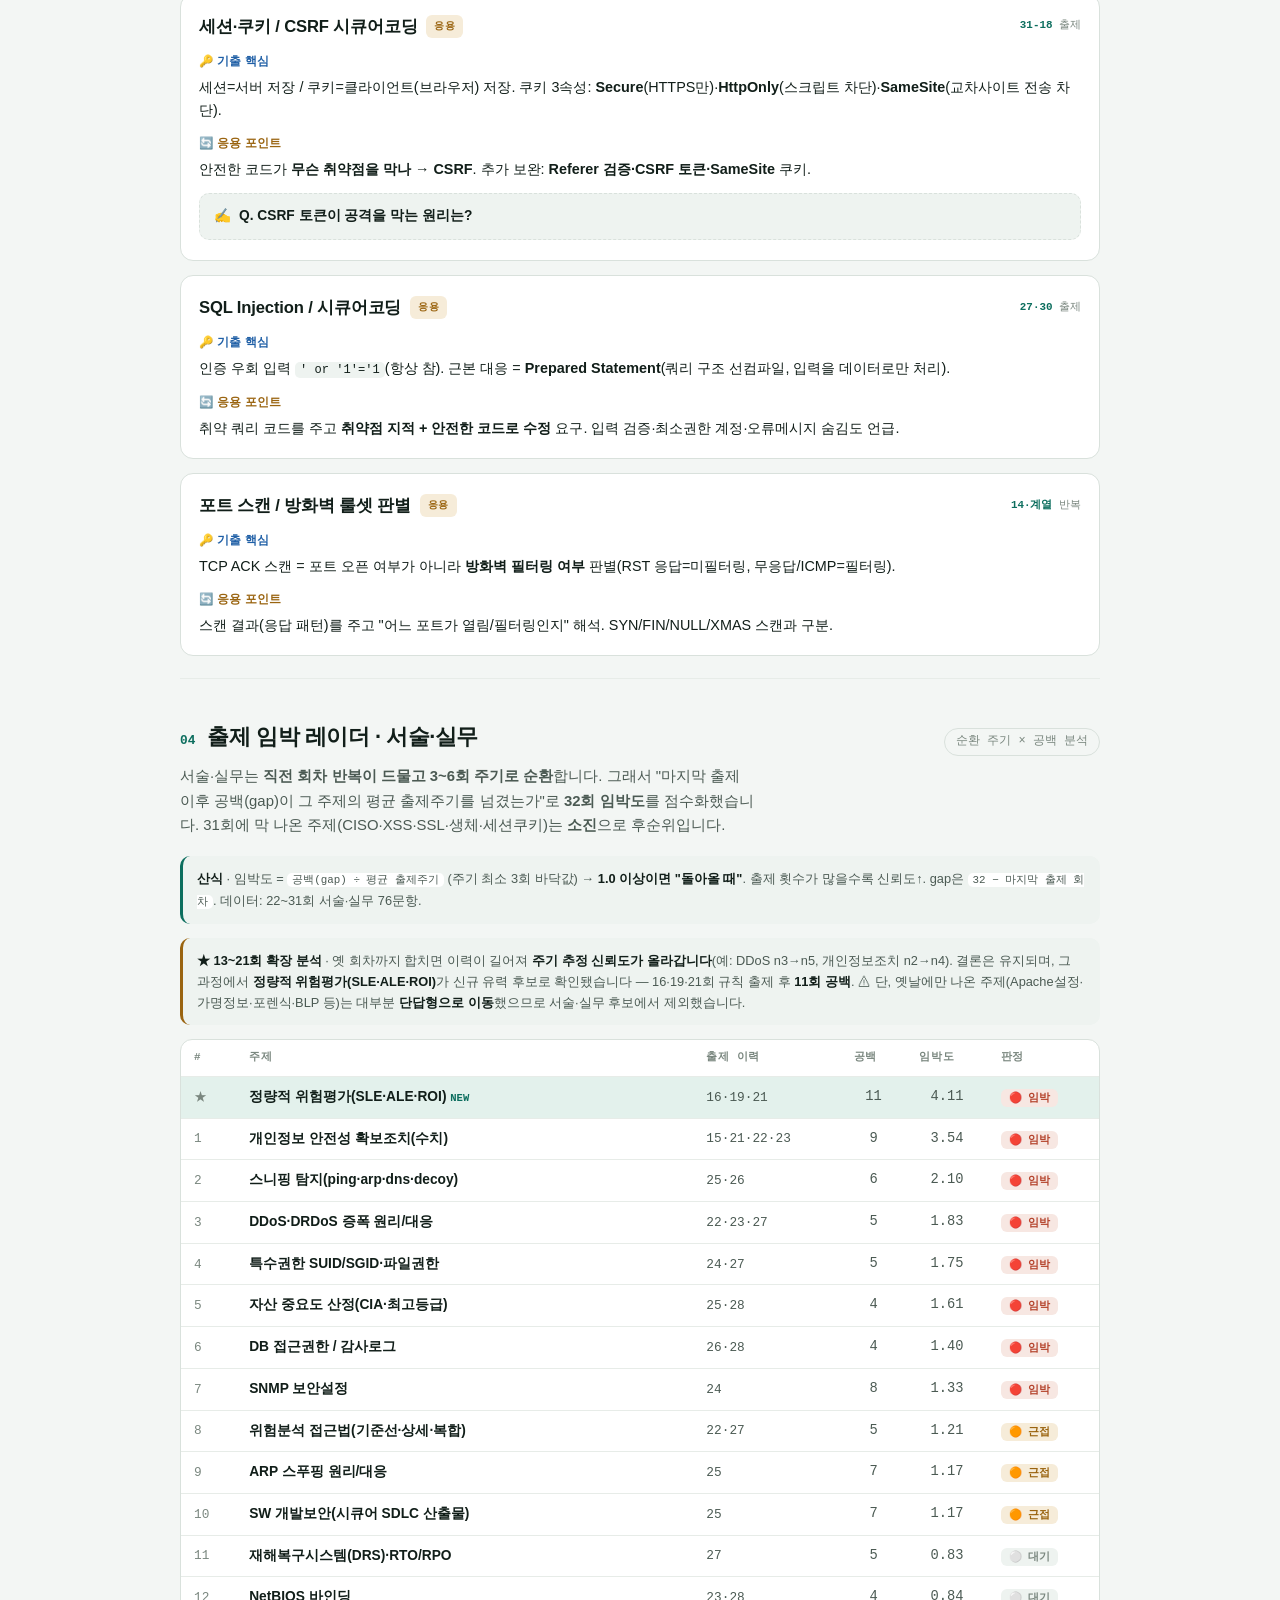
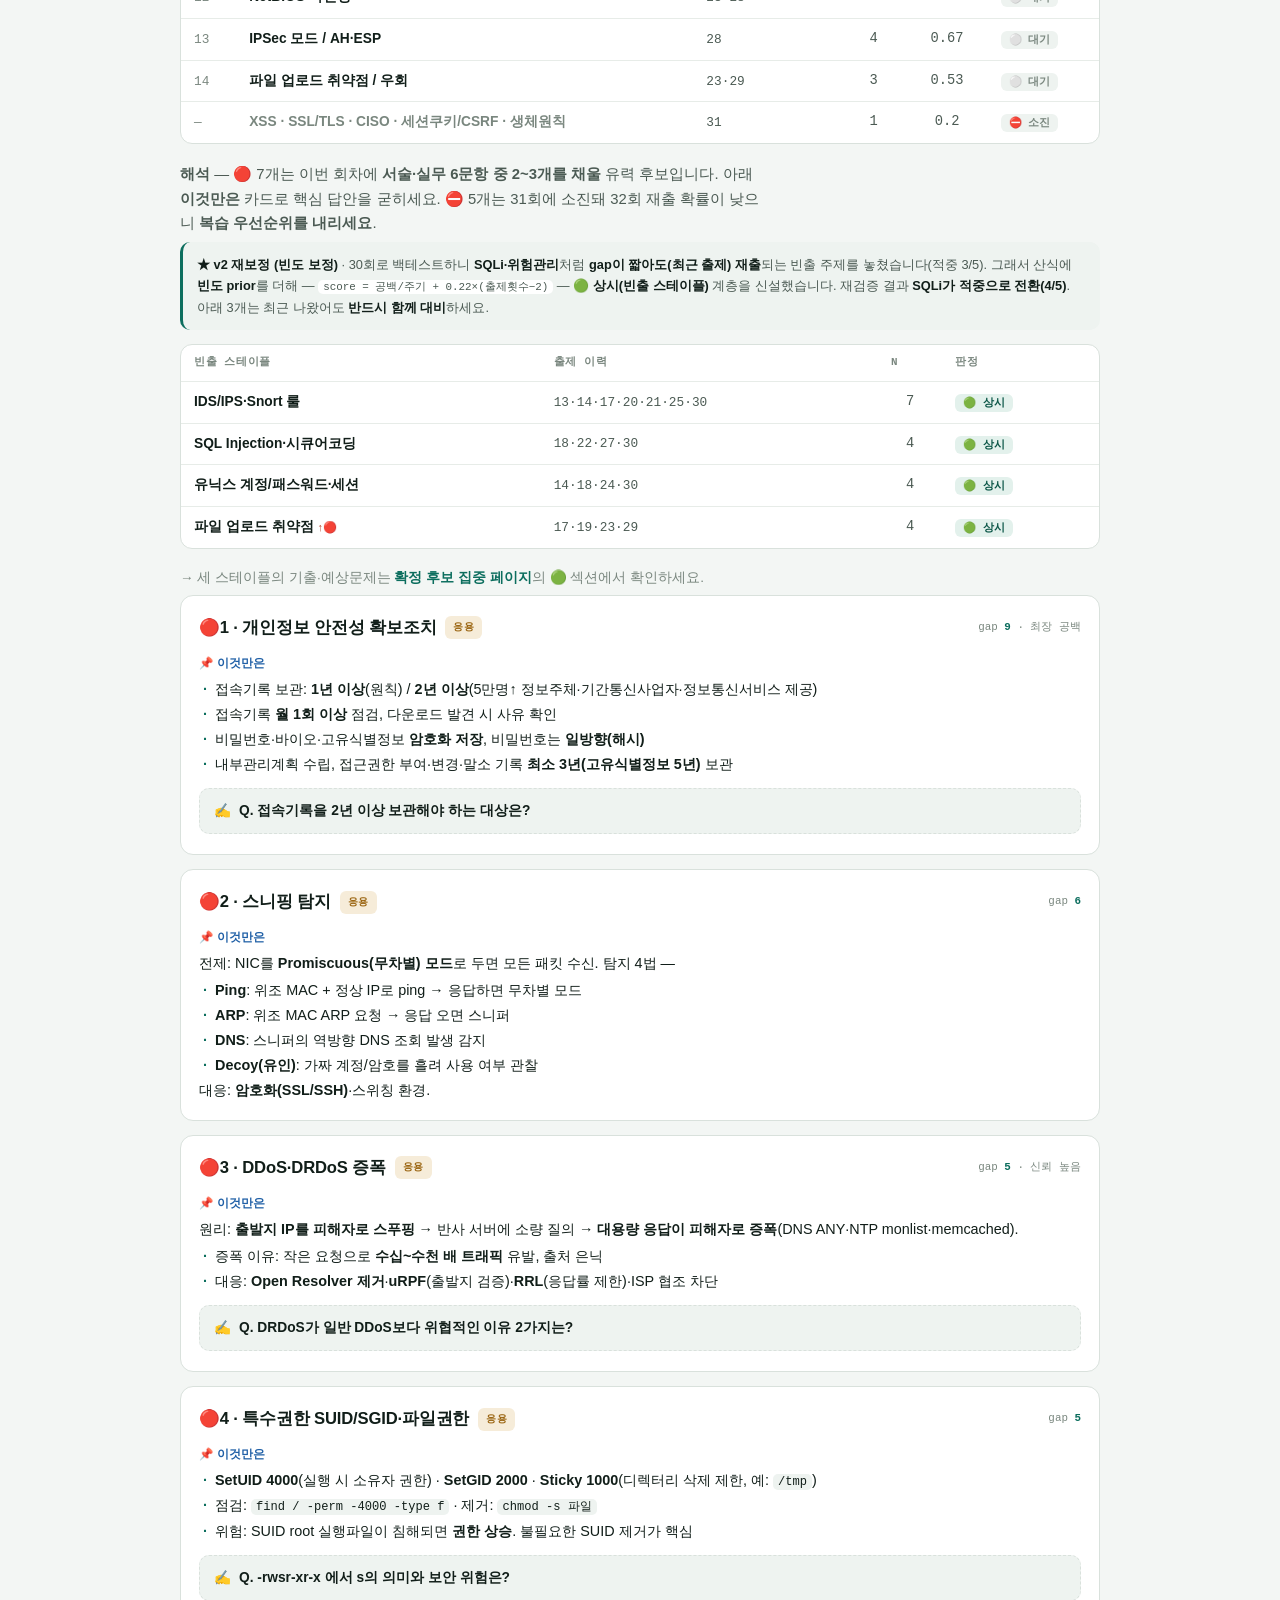
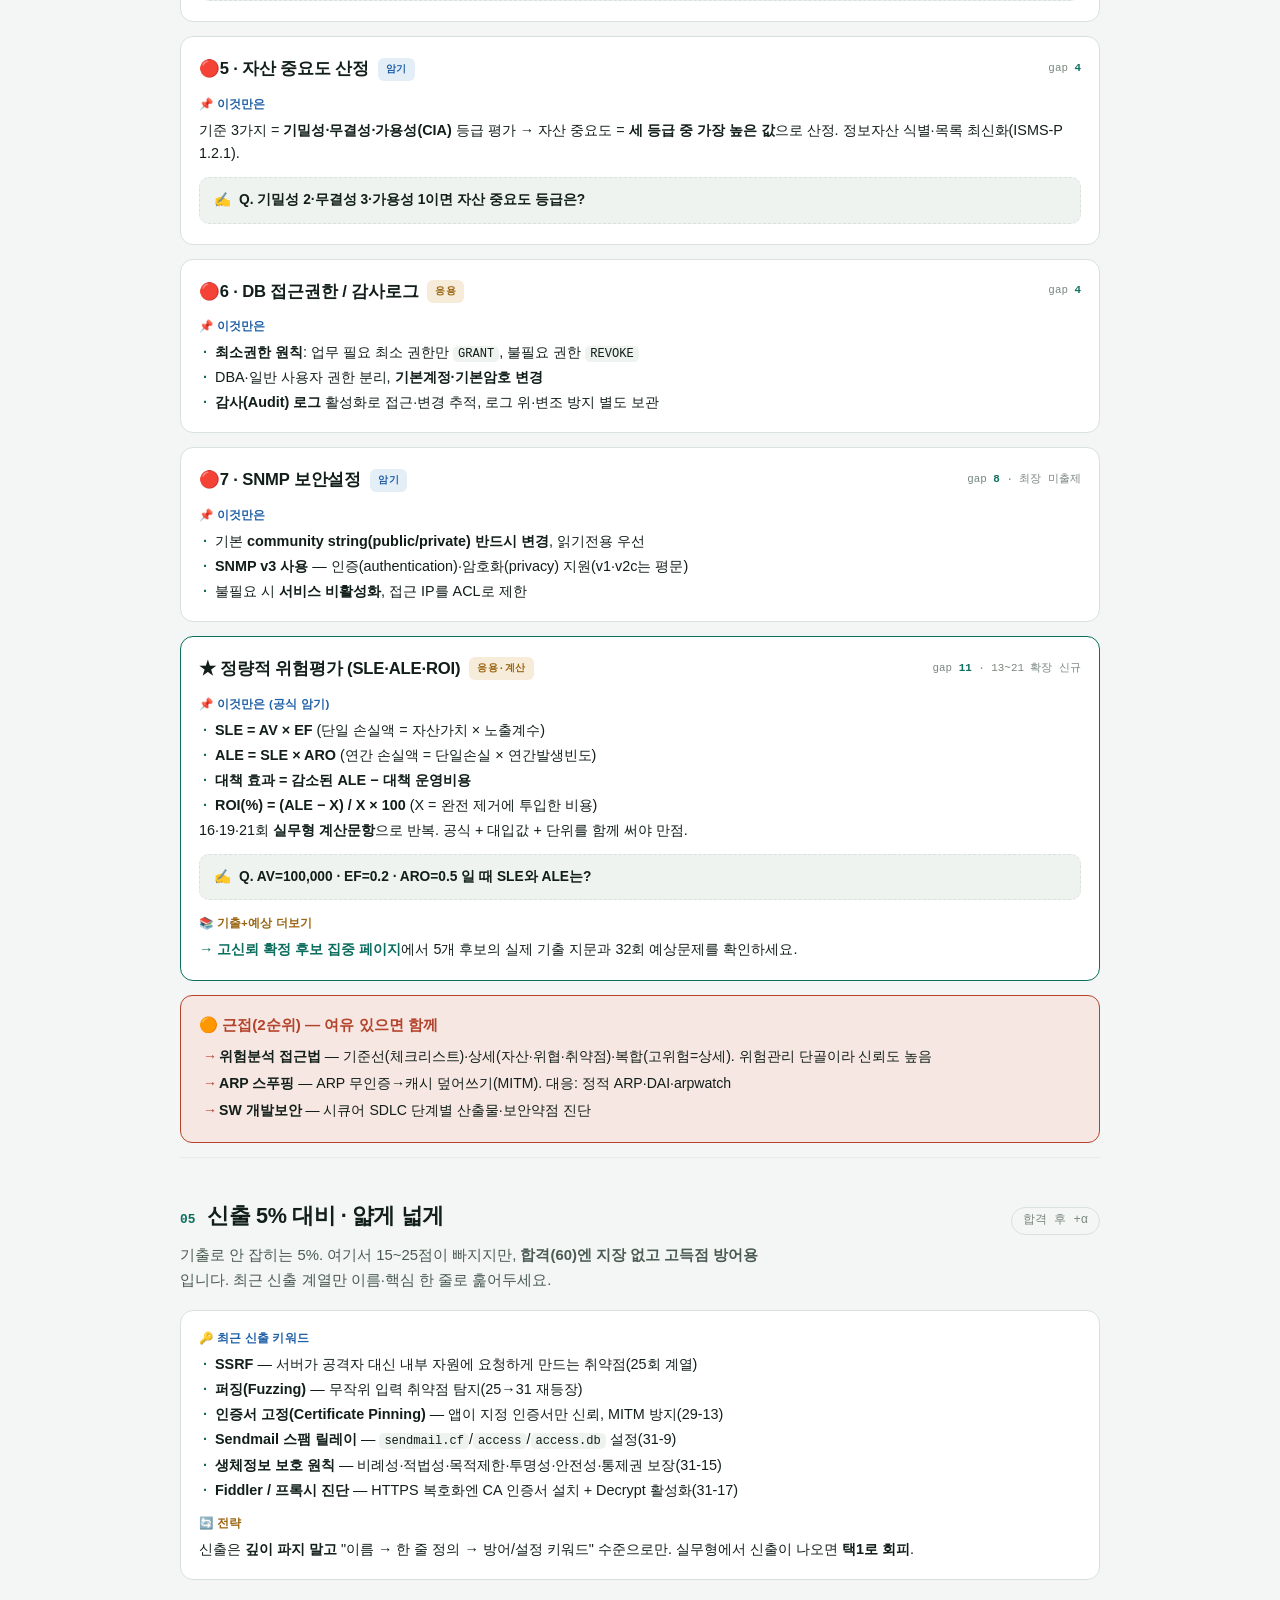
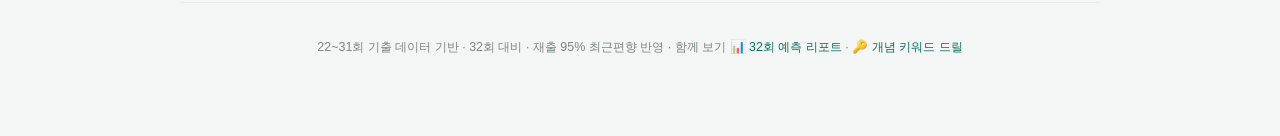
<file: note_32.html>
<!DOCTYPE html>
<html lang="ko">
<head>
<meta charset="UTF-8">
<title>정보보안기사 실기 32회 대비 학습노트 · 기출+응용</title>
<meta name="viewport" content="width=device-width, initial-scale=1.0">
<style>
:root{
  --ground:#F3F6F4; --surface:#FFFFFF; --surface-2:#EEF3F0;
  --ink:#111E19; --ink-soft:#4B5A53; --ink-faint:#7A877F;
  --line:#D9E1DC; --line-soft:#E7ECE8;
  --accent:#0C6E5E; --accent-deep:#0A5546; --accent-wash:#E3F1EC;
  --crit:#B4432C; --crit-wash:#F7E7E2;
  --warn:#9A6410; --warn-wash:#F6ECD9;
  --info:#1F5FA6; --info-wash:#E4EEF7;
  --sans:"IBM Plex Sans KR",-apple-system,BlinkMacSystemFont,"Segoe UI","Malgun Gothic",sans-serif;
  --mono:"IBM Plex Mono",ui-monospace,"SFMono-Regular",Menlo,Consolas,monospace;
}
@media (prefers-color-scheme:dark){
  :root{
    --ground:#0D1512; --surface:#141F1B; --surface-2:#1B2823;
    --ink:#E7EEEA; --ink-soft:#A6B4AD; --ink-faint:#76857D;
    --line:#26332D; --line-soft:#1E2A25;
    --accent:#3FB89E; --accent-deep:#57C6AD; --accent-wash:#16302A;
    --crit:#E08066; --crit-wash:#2E1B15;
    --warn:#D9A648; --warn-wash:#2C2413;
    --info:#6BA6E0; --info-wash:#15243A;
  }
}
:root[data-theme="light"]{
  --ground:#F3F6F4; --surface:#FFFFFF; --surface-2:#EEF3F0;
  --ink:#111E19; --ink-soft:#4B5A53; --ink-faint:#7A877F;
  --line:#D9E1DC; --line-soft:#E7ECE8;
  --accent:#0C6E5E; --accent-deep:#0A5546; --accent-wash:#E3F1EC;
  --crit:#B4432C; --crit-wash:#F7E7E2; --warn:#9A6410; --warn-wash:#F6ECD9;
  --info:#1F5FA6; --info-wash:#E4EEF7;
}
:root[data-theme="dark"]{
  --ground:#0D1512; --surface:#141F1B; --surface-2:#1B2823;
  --ink:#E7EEEA; --ink-soft:#A6B4AD; --ink-faint:#76857D;
  --line:#26332D; --line-soft:#1E2A25;
  --accent:#3FB89E; --accent-deep:#57C6AD; --accent-wash:#16302A;
  --crit:#E08066; --crit-wash:#2E1B15; --warn:#D9A648; --warn-wash:#2C2413;
  --info:#6BA6E0; --info-wash:#15243A;
}
*{box-sizing:border-box;margin:0;padding:0}
body{background:var(--ground);color:var(--ink);font-family:var(--sans);line-height:1.65;
  -webkit-font-smoothing:antialiased;padding:0 20px 90px}
.wrap{max-width:920px;margin:0 auto}
.mono{font-family:var(--mono);font-variant-numeric:tabular-nums}

/* nav */
.pageswitch{display:flex;flex-wrap:wrap;gap:6px;padding:16px 0 0}
.pageswitch a{font-size:.78rem;font-weight:600;color:var(--ink-soft);text-decoration:none;
  background:var(--surface);border:1px solid var(--line);border-radius:99px;padding:6px 13px}
.pageswitch a.on{background:var(--accent);border-color:var(--accent);color:#fff}

/* header */
header{padding:44px 0 30px;border-bottom:2px solid var(--ink)}
.eyebrow{font-family:var(--mono);font-size:.68rem;font-weight:600;letter-spacing:.22em;
  text-transform:uppercase;color:var(--accent);margin-bottom:14px}
h1{font-size:clamp(1.8rem,5vw,2.7rem);font-weight:700;letter-spacing:-.03em;line-height:1.1;text-wrap:balance}
h1 em{font-style:normal;color:var(--accent)}
.sub{margin-top:14px;font-size:1rem;color:var(--ink-soft);max-width:64ch}
.meta{display:flex;flex-wrap:wrap;gap:8px;margin-top:22px}
.chip{font-family:var(--mono);font-size:.72rem;color:var(--ink-soft);background:var(--surface);
  border:1px solid var(--line);border-radius:99px;padding:6px 12px}
.chip b{color:var(--ink)}

/* strategy banner */
.strat{display:grid;grid-template-columns:repeat(auto-fit,minmax(210px,1fr));gap:12px;margin-top:26px}
.scard{background:var(--surface);border:1px solid var(--line);border-radius:12px;padding:16px 16px;border-left:4px solid var(--sc)}
.scard .st{font-size:.72rem;font-family:var(--mono);letter-spacing:.06em;color:var(--ink-faint);text-transform:uppercase}
.scard .sv{font-size:1.02rem;font-weight:700;margin:5px 0 4px}
.scard .sd{font-size:.83rem;color:var(--ink-soft)}

/* section */
section{padding:40px 0 8px;border-bottom:1px solid var(--line-soft)}
.sec-head{display:flex;align-items:baseline;gap:12px;margin-bottom:8px;flex-wrap:wrap}
h2{font-size:1.35rem;font-weight:700;letter-spacing:-.02em}
.sec-head .n{font-family:var(--mono);font-size:.8rem;color:var(--accent);font-weight:600}
.sec-head .pts{margin-left:auto;font-family:var(--mono);font-size:.75rem;color:var(--ink-faint);
  border:1px solid var(--line);border-radius:99px;padding:3px 11px}
.lead{color:var(--ink-soft);font-size:.93rem;max-width:70ch;margin-bottom:18px}

/* topic card */
.topic{background:var(--surface);border:1px solid var(--line);border-radius:13px;padding:18px 18px 6px;margin-bottom:14px}
.topic-head{display:flex;align-items:center;gap:9px;flex-wrap:wrap;margin-bottom:12px}
.topic-head .tn{font-size:1.04rem;font-weight:700;letter-spacing:-.01em}
.tag{font-family:var(--mono);font-size:.64rem;font-weight:600;letter-spacing:.04em;padding:3px 8px;border-radius:6px;text-transform:uppercase}
.tag.recall{background:var(--info-wash);color:var(--info)}
.tag.apply{background:var(--warn-wash);color:var(--warn)}
.tag.new{background:var(--crit-wash);color:var(--crit)}
.rounds{margin-left:auto;font-family:var(--mono);font-size:.68rem;color:var(--ink-faint)}
.rounds b{color:var(--accent)}

.block{margin-bottom:12px}
.block .bl{font-size:.72rem;font-weight:700;letter-spacing:.02em;margin-bottom:5px;display:flex;align-items:center;gap:6px}
.block.k .bl{color:var(--info)}
.block.a .bl{color:var(--warn)}
.block .bt{font-size:.9rem;color:var(--ink);line-height:1.6}
.block .bt code{font-family:var(--mono);font-size:.84em;background:var(--surface-2);padding:1px 5px;border-radius:5px;word-break:break-word}
.block .bt ul{margin:4px 0 0 2px;list-style:none}
.block .bt li{padding-left:14px;position:relative;margin-bottom:2px}
.block .bt li::before{content:"·";position:absolute;left:2px;color:var(--accent);font-weight:700}
.kwline{display:flex;flex-wrap:wrap;gap:5px;margin-top:6px}
.kw{font-family:var(--mono);font-size:.72rem;background:var(--accent-wash);color:var(--accent-deep);
  border-radius:6px;padding:3px 8px}

/* self quiz */
details.quiz{margin:6px 0 14px;border:1px dashed var(--line);border-radius:10px;background:var(--surface-2);overflow:hidden}
details.quiz summary{list-style:none;cursor:pointer;padding:11px 14px;font-size:.86rem;font-weight:600;color:var(--warn);
  display:flex;align-items:center;gap:8px}
details.quiz summary::-webkit-details-marker{display:none}
details.quiz summary::before{content:"✍️"}
details.quiz summary .q{color:var(--ink);font-weight:600}
details.quiz[open] summary{border-bottom:1px solid var(--line)}
details.quiz .qa{padding:12px 14px;font-size:.88rem;color:var(--ink-soft);line-height:1.62}
details.quiz .qa b{color:var(--ink)}
details.quiz .qa code{font-family:var(--mono);font-size:.84em;background:var(--surface);padding:1px 5px;border-radius:5px}

/* 출제 임박 레이더 */
.radar{overflow-x:auto;border:1px solid var(--line);border-radius:12px;background:var(--surface);margin:10px 0 18px}
.radar table{border-collapse:collapse;width:100%;min-width:600px;font-size:.86rem}
.radar th,.radar td{padding:9px 13px;text-align:left;border-bottom:1px solid var(--line-soft);vertical-align:middle}
.radar th{font-size:.68rem;text-transform:uppercase;letter-spacing:.06em;color:var(--ink-faint);font-family:var(--mono);font-weight:600}
.radar tr:last-child td{border-bottom:none}
.radar .rk{font-family:var(--mono);color:var(--ink-faint);font-size:.8rem}
.radar .tp{font-weight:600}
.radar .hist{font-family:var(--mono);color:var(--ink-soft);font-size:.8rem;font-variant-numeric:tabular-nums}
.radar .gp{font-family:var(--mono);color:var(--ink-soft);text-align:center}
.tier{font-family:var(--mono);font-size:.66rem;font-weight:700;padding:3px 8px;border-radius:6px;white-space:nowrap}
.tier.hot{background:var(--crit-wash);color:var(--crit)}
.tier.near{background:var(--warn-wash);color:var(--warn)}
.tier.wait{background:var(--surface-2);color:var(--ink-faint)}
.tier.spent{background:var(--surface-2);color:var(--ink-faint)}
.method{font-size:.8rem;color:var(--ink-soft);background:var(--surface-2);border-radius:10px;padding:12px 14px;margin:0 0 14px;border-left:3px solid var(--accent)}
.method b{color:var(--ink)}
.method code{font-family:var(--mono);font-size:.85em;background:var(--surface);padding:1px 5px;border-radius:5px}
.callout{background:var(--crit-wash);border:1px solid var(--crit);border-radius:12px;padding:16px 18px;margin:8px 0 6px}
.callout .ct{font-weight:700;color:var(--crit);margin-bottom:6px;font-size:.95rem}
.callout .cd{font-size:.88rem;color:var(--ink-soft)}
.callout ul{margin:8px 0 0 4px;list-style:none}
.callout li{padding-left:16px;position:relative;margin-bottom:4px;font-size:.88rem}
.callout li::before{content:"→";position:absolute;left:0;color:var(--crit)}

.foot{padding:34px 0 0;color:var(--ink-faint);font-size:.78rem;text-align:center}
.foot a{color:var(--accent);text-decoration:none}
</style>
</head>
<body>
<div class="wrap">

<nav class="pageswitch">
  <a href="index.html">📘 학습 노트</a>
  <a href="short_answer.html">⚡ 단답형 드릴</a>
  <a href="essay_drill.html">✍️ 서술·실무형 드릴</a>
  <a href="essay_train.html">🖋️ 서술형 답안 훈련</a>
  <a href="keyword_drill.html">🔑 개념 키워드</a>
  <a href="gichul_drill.html">🗂️ 기출 드릴</a>
  <a href="report_32.html">📊 32회 예측</a>
  <a href="subject_ratio.html">📈 과목비율 분석</a>
  <a href="paper_32.html">🧾 32회 예상문제지</a>
  <a class="on" href="note_32.html">📓 32회 학습노트</a>
  <a href="focus_32.html">🎯 확정 후보 집중</a>
  <a href="focus_drill.html">🎯 확정 후보 드릴</a>
</nav>

<header>
  <div class="eyebrow">EXAM 32 · 22~31회 기반 · 기출+응용</div>
  <h1>32회 대비 <em>학습노트</em><br>기출로 외우고, 응용으로 굳힌다</h1>
  <p class="sub">22~31회에서 반복 출제된 핵심 토픽을 <b>🔑기출 암기 코어</b> + <b>🔄응용 변형</b>으로 묶었습니다.
     단답형은 그대로 나와도, 서술·실무형은 <b>같은 개념을 다른 각도</b>로 물으므로 각 카드의 <b>✍️자가점검</b>을 눌러 응용까지 회상하세요.</p>
  <div class="meta">
    <span class="chip">구성 <b>단답12 · 서술4 · 실무2</b></span>
    <span class="chip">합격 <b>60 / 100점</b></span>
    <span class="chip">재출 <b>95%</b> · 신출 5%</span>
    <span class="chip">최근편향 <b>직전 2회 내 82%</b></span>
  </div>

  <div class="strat">
    <div class="scard" style="--sc:var(--info)">
      <div class="st">단답형 · 36점</div>
      <div class="sv">암기로 방어</div>
      <div class="sd">용어·수치·명령은 응용이 거의 없음. 22~31 기출 회상만으로 30점+ 확보.</div>
    </div>
    <div class="scard" style="--sc:var(--warn)">
      <div class="st">서술형 · 48점</div>
      <div class="sv">개념→적용</div>
      <div class="sd">"정의만" 쓰면 부분점수. 원리·단계·이유를 재구성해야 만점. 응용 훈련 필수.</div>
    </div>
    <div class="scard" style="--sc:var(--crit)">
      <div class="st">실무형 · 16점 (택1)</div>
      <div class="sv">시나리오 분석</div>
      <div class="sd">로그·설정·코드를 읽고 판단. 둘 중 익숙한 쪽 택1 — 신출 도구는 버려도 됨.</div>
    </div>
  </div>
</header>

<!-- ============ 단답형 ============ -->
<section>
  <div class="sec-head"><span class="n">01</span><h2>단답형 암기 코어</h2><span class="pts">1–12번 · 각 3점 · 36점</span></div>
  <p class="lead">여기는 <b>암기형</b>이 대부분. 용어·수치·명령을 정확히 외우면 응용 없이도 득점됩니다. 다만 <span style="color:var(--warn)">⚠︎</span> 표시(iptables·로그경로)는 "규칙을 직접 채우는" 형태로 변형되니 손으로 써보세요.</p>

  <div class="topic">
    <div class="topic-head"><span class="tn">shadow / passwd 구조</span><span class="tag recall">암기</span><span class="rounds"><b>29·30·31</b> 출제</span></div>
    <div class="block k"><div class="bl">🔑 기출 핵심</div><div class="bt">
      <code>$id$salt$hash</code> — id(<code>1</code>=MD5·<code>5</code>=SHA256·<code>6</code>=SHA512), salt=솔트, hash=해시값.
      shadow가 활성화되면 <code>/etc/passwd</code>의 2번째 필드는 <code>x</code>.
      <div class="kwline"><span class="kw">$id$salt$hash</span><span class="kw">x</span><span class="kw">solt=레인보우테이블 방어</span></div>
    </div></div>
    <div class="block a"><div class="bl">🔄 응용 포인트</div><div class="bt">passwd 필드값(<code>x</code>)·<code>pwconv/pwunconv</code>·솔트가 레인보우테이블을 막는 <b>이유</b>까지 물음.</div></div>
    <details class="quiz"><summary><span class="q">Q. 솔트(salt)가 레인보우테이블 공격을 막는 이유는?</span></summary>
      <div class="qa">해시 연산 시 salt를 추가 입력으로 쓰면 <b>같은 비밀번호라도 매번 해시값이 달라져</b>, 미리 계산해 둔 해시-평문 대응표(레인보우테이블)를 무력화한다. <br>+ <code>pwunconv</code>: shadow의 해시를 passwd로 되돌리고 shadow 비활성화.</div>
    </details>
  </div>

  <div class="topic">
    <div class="topic-head"><span class="tn">iptables 규칙 <span style="color:var(--warn)">⚠︎변형</span></span><span class="tag apply">응용</span><span class="rounds"><b>23·24·31</b> 출제</span></div>
    <div class="block k"><div class="bl">🔑 기출 핵심</div><div class="bt">
      외부→내부 ping 차단: <code>iptables -A INPUT -p icmp --icmp-type 8 -j DROP</code>
      (icmp-type <code>8</code>=echo-request, <code>0</code>=echo-reply)
    </div></div>
    <div class="block a"><div class="bl">🔄 응용 포인트</div><div class="bt">체인(<code>INPUT/OUTPUT/FORWARD</code>)·프로토콜(<code>-p tcp --dport</code>)·타깃(<code>DROP/REJECT/ACCEPT</code>)을 바꿔 빈칸으로 냄. 규칙을 <b>직접 완성</b>할 수 있어야 함.</div></div>
    <details class="quiz"><summary><span class="q">Q. 내부→외부로 나가는 80·443 응답만 허용하는 규칙 골격은?</span></summary>
      <div class="qa"><code>iptables -A OUTPUT -p tcp -m multiport --dport 80,443 -j ACCEPT</code> · 리턴 트래픽은 <code>-m state --state ESTABLISHED,RELATED -j ACCEPT</code>. <br>암기 포인트: <b>-A(추가)/-p(프로토콜)/--dport(목적지 포트)/-j(타깃)</b> 4요소.</div>
    </details>
  </div>

  <div class="topic">
    <div class="topic-head"><span class="tn">DNS 스푸핑 / 캐시 포이즈닝</span><span class="tag recall">암기</span><span class="rounds"><b>22·26·29·31</b> 출제</span></div>
    <div class="block k"><div class="bl">🔑 기출 핵심</div><div class="bt">정상 DNS보다 <b>빠른 위조 응답</b>으로 가짜 사이트 유도(=DNS 스푸핑, MITM 일종). 캐시 포이즈닝=DNS 캐시를 오염.</div></div>
    <div class="block a"><div class="bl">🔄 응용 포인트</div><div class="bt">대응책(<b>DNSSEC</b>·캐시 TTL 관리·랜덤 소스포트/쿼리ID)과 sniffing 기반 선행 조건을 물을 수 있음.</div></div>
  </div>

  <div class="topic">
    <div class="topic-head"><span class="tn">보안 도구 명칭 세트</span><span class="tag recall">암기</span><span class="rounds"><b>23·25·28·31</b> 출제</span></div>
    <div class="block k"><div class="bl">🔑 기출 핵심</div><div class="bt">
      <ul>
        <li><b>Tripwire</b> = 파일 <b>무결성</b> 점검 도구</li>
        <li><b>Nessus</b>(Tenable) = 취약점 진단 스캐너</li>
        <li><b>SIEM</b> = 로그 빅데이터 상관분석·포렌식·모니터링(← ESM 진화형)</li>
        <li><b>Fuzzing(퍼징)</b> = 무작위 데이터 입력으로 취약점 탐지</li>
      </ul>
    </div></div>
    <div class="block a"><div class="bl">🔄 응용 포인트</div><div class="bt">SIEM↔ESM↔SOAR 차이, IDS/IPS·SOAR와의 연계 등 "무엇의 진화/차이냐"로 변형.</div></div>
  </div>

  <div class="topic">
    <div class="topic-head"><span class="tn">윈도우 로그 경로 <span style="color:var(--warn)">⚠︎변형</span></span><span class="tag apply">응용</span><span class="rounds"><b>23·29·31</b> 출제</span></div>
    <div class="block k"><div class="bl">🔑 기출 핵심</div><div class="bt">IIS 로그 <code>C:\Windows\inetpub\logs\LogFiles\W3SVC1</code>, <b>HTTPERR</b>·<b>DHCP</b> 로그 경로. 이벤트 로그=이벤트 뷰어.</div></div>
    <div class="block a"><div class="bl">🔄 응용 포인트</div><div class="bt">29-17처럼 <b>최대 로그 크기 계산</b>(단일이벤트크기 × 일일건수 × 보관일)로 변형. 계산식·단위(byte→KB) 주의.</div></div>
    <details class="quiz"><summary><span class="q">Q. 단일 500B · 하루 1,000건 · 30일 보관이면 최대 로그 크기는?</span></summary>
      <div class="qa">500 × 1,000 × 30 = <b>15,000,000 바이트 ≈ 15,000 KB(≈14.3 MB)</b>. 계산식을 반드시 함께 써야 부분점수 방어.</div>
    </details>
  </div>

  <div class="topic">
    <div class="topic-head"><span class="tn">위험관리 절차·접근법</span><span class="tag recall">암기</span><span class="rounds"><b>다수 회차</b> 단골</span></div>
    <div class="block k"><div class="bl">🔑 기출 핵심</div><div class="bt">
      절차: 전략수립 → <b>위험분석</b> → <b>위험평가</b> → 대책선정 → 계획수립 → 구현·운영. <br>
      3대 접근법: 기준선 / 상세 / 복합(고위험=상세, 그 외=기준선).
    </div></div>
    <div class="block a"><div class="bl">🔄 응용 포인트</div><div class="bt">ISO 27005 용어(위험식별/분석/수준평가)로 치환, 위험처리 4종(수용·감소·전가·회피)과 엮어 서술형으로 확장.</div></div>
  </div>

  <div class="topic">
    <div class="topic-head"><span class="tn">법령 정의 용어</span><span class="tag recall">암기</span><span class="rounds"><b>다수</b> · 31-11</span></div>
    <div class="block k"><div class="bl">🔑 기출 핵심</div><div class="bt">정보통신망 / 정보보호시스템 / 정보통신기반시설 / 내부관리계획 / 전자적 침해행위 / <b>집적정보통신시설 사업자(IDC, 망법 §46)</b> 등 법조문 정의.</div></div>
    <div class="block a"><div class="bl">🔄 응용 포인트</div><div class="bt">접속기록 보관(1년/2년·5만명↑=2년), 개인정보 안전성 확보조치 수치와 함께 빈칸형으로.</div></div>
  </div>
</section>

<!-- ============ 서술형 ============ -->
<section>
  <div class="sec-head"><span class="n">02</span><h2>서술형 개념 + 응용</h2><span class="pts">13–16번 · 각 12점 · 48점</span></div>
  <p class="lead">배점의 절반. <b>정의만 쓰면 절반 점수</b>, 원리·단계·보안적 의의까지 재구성해야 만점입니다. 각 카드의 자가점검은 "다른 각도로 물었을 때"를 연습하는 문항입니다.</p>

  <div class="topic">
    <div class="topic-head"><span class="tn">SSL/TLS 핸드셰이크</span><span class="tag apply">응용</span><span class="rounds"><b>22·24·26·29·31</b> 출제</span></div>
    <div class="block k"><div class="bl">🔑 기출 핵심</div><div class="bt">Client Hello ↔ Server Hello로 암호 스위트·난수 교환 → 서버 인증서 검증 → 세션키(pre-master) 교환.</div></div>
    <div class="block a"><div class="bl">🔄 응용 포인트 (31-16 실제 출제 각도)</div><div class="bt">
      <ul>
        <li><b>비대칭키(공개키)</b> = 인증서 검증·전자서명 확인·<b>세션키 교환</b> 단계에 사용</li>
        <li><b>대칭키(세션키)</b> = 이후 <b>본 통신 데이터 암호화</b>에 사용(성능 때문에)</li>
      </ul>
      "어느 단계에서 어떤 키를 왜 쓰나"를 반드시 연결해서 서술.
    </div></div>
    <details class="quiz"><summary><span class="q">Q. 왜 비대칭키로 끝까지 통신하지 않고 대칭키로 전환하는가?</span></summary>
      <div class="qa">비대칭(공개키) 연산은 <b>연산량이 크고 느림</b> → 초기 인증·키 교환에만 쓰고, 실제 대량 데이터는 <b>빠른 대칭키</b>로 암호화한다. 하이브리드 암호화의 핵심.</div>
    </details>
  </div>

  <div class="topic">
    <div class="topic-head"><span class="tn">XSS 유형·대응</span><span class="tag apply">응용</span><span class="rounds"><b>26·31</b> 출제</span></div>
    <div class="block k"><div class="bl">🔑 기출 핵심</div><div class="bt">
      <ul>
        <li><b>저장형(Stored)</b> — 서버 DB에 스크립트 저장, 열람자 브라우저에서 실행</li>
        <li><b>반사형(Reflected)</b> — 요청 파라미터가 응답에 그대로 반사되어 실행</li>
        <li><b>DOM 기반</b> — 서버 거치지 않고 클라이언트 DOM 조작으로 실행</li>
      </ul>
    </div></div>
    <div class="block a"><div class="bl">🔄 응용 포인트</div><div class="bt">대응: <b>출력값 인코딩</b>(핵심)·입력 검증·<code>CSP</code>·<code>HttpOnly</code> 쿠키. "종류만" 쓰면 감점, 대응까지 세트로.</div></div>
    <details class="quiz"><summary><span class="q">Q. HttpOnly 쿠키가 XSS 피해를 줄이는 원리는?</span></summary>
      <div class="qa">HttpOnly 속성이 붙은 쿠키는 <code>document.cookie</code> 등 <b>스크립트에서 접근 불가</b> → XSS로 스크립트가 실행돼도 세션 쿠키 <b>탈취를 차단</b>한다(공격 자체를 막진 못함).</div>
    </details>
  </div>

  <div class="topic">
    <div class="topic-head"><span class="tn">CISO 업무·역할</span><span class="tag recall">암기</span><span class="rounds"><b>27·31</b> 출제</span></div>
    <div class="block k"><div class="bl">🔑 기출 핵심</div><div class="bt">
      두문자 <b>정·위·교·법</b> —
      ① 정보보호 관리체계 수립·운영 ② 위험관리·대책 수립 ③ 정보보호 교육·훈련 ④ 법적 준수 여부 점검(취약점 분석·평가·침해대응 포함).
    </div></div>
    <div class="block a"><div class="bl">🔄 응용 포인트</div><div class="bt">정보통신망법상 <b>지정·신고 의무</b>, 일정 규모 이상 <b>겸직 제한</b> 등 제도 요건으로 변형 가능.</div></div>
  </div>

  <div class="topic">
    <div class="topic-head"><span class="tn">접근통제 모델 BLP / Biba</span><span class="tag apply">응용</span><span class="rounds"><b>20·27</b> 계열 단골</span></div>
    <div class="block k"><div class="bl">🔑 기출 핵심</div><div class="bt">
      <ul>
        <li><b>BLP</b> = 기밀성 · No Read Up / No Write Down</li>
        <li><b>Biba</b> = 무결성 · No Read Down / No Write Up</li>
      </ul>
    </div></div>
    <div class="block a"><div class="bl">🔄 응용 포인트</div><div class="bt">"No Write Down의 <b>보안적 의의</b>(높은 등급→낮은 등급 정보 유출 경로 차단)"를 명확히 안 쓰면 감점. 규칙 방향을 상황에 대입.</div></div>
    <details class="quiz"><summary><span class="q">Q. BLP에서 No Write Down이 기밀성을 지키는 이유는?</span></summary>
      <div class="qa">높은 보안등급 주체가 <b>낮은 등급 객체에 기록</b>하면 기밀 정보가 하위로 흘러 유출된다. 이 하향 정보 경로를 막아 <b>기밀성</b>을 보장한다.</div>
    </details>
  </div>

  <div class="topic">
    <div class="topic-head"><span class="tn">IPSec 모드 / AH·ESP</span><span class="tag apply">응용</span><span class="rounds"><b>28·30</b> 출제</span></div>
    <div class="block k"><div class="bl">🔑 기출 핵심</div><div class="bt">
      <ul>
        <li>전송 모드 = 페이로드만 보호 / 터널 모드 = 원본 IP 전체 + 새 헤더</li>
        <li><b>AH</b> = 인증·무결성(암호화 X) / <b>ESP</b> = 암호화 + 인증</li>
      </ul>
    </div></div>
    <div class="block a"><div class="bl">🔄 응용 포인트</div><div class="bt">VPN 시나리오에서 "어떤 모드/프로토콜을 써야 하나"로 판단형 출제. 헤더 구조 그림 설명 요구 가능.</div></div>
  </div>

  <div class="topic">
    <div class="topic-head"><span class="tn">파일 업로드 취약점</span><span class="tag apply">응용</span><span class="rounds"><b>29</b> 출제 · 소스분석형</span></div>
    <div class="block k"><div class="bl">🔑 기출 핵심</div><div class="bt">대응: <b>화이트리스트</b> 확장자·<b>매직넘버</b> 검증·실행권한 제거·난수 파일명·업로드 경로 분리.</div></div>
    <div class="block a"><div class="bl">🔄 응용 포인트</div><div class="bt">PHP 소스가 주어지고 <b>취약점명 + 우회기법(이중확장자·널바이트·대소문자) + 성공 조건</b>을 함께 서술(29-14형).</div></div>
  </div>

  <div class="callout">
    <div class="ct">⚠︎ 서술형 감점 방지 3원칙</div>
    <ul>
      <li>정의 → 원리/단계 → <b>보안적 의의·이유</b>까지 3단으로 써라 (정의만=절반)</li>
      <li>"각각 설명하시오"면 항목 수만큼 <b>번호를 매겨</b> 빠짐없이</li>
      <li>대책·대응을 요구하면 <b>근본 대책 1개 + 부가 대책 2개</b> 구조로</li>
    </ul>
  </div>
</section>

<!-- ============ 실무형 ============ -->
<section>
  <div class="sec-head"><span class="n">03</span><h2>실무형 시나리오 응용</h2><span class="pts">17–18번 · 택1 · 16점</span></div>
  <p class="lead">로그·설정·코드를 읽고 분석하는 <b>순수 응용</b> 영역. 두 문항 중 <b>익숙한 쪽 택1</b> — 신출 도구(예: 31-17 Fiddler)가 나오면 버리고 아는 쪽을 고르면 됩니다.</p>

  <div class="topic">
    <div class="topic-head"><span class="tn">Snort 룰 분석·수정</span><span class="tag apply">응용</span><span class="rounds"><b>매 회차급</b> 반복</span></div>
    <div class="block k"><div class="bl">🔑 기출 핵심</div><div class="bt">
      <code>content</code>(탐지 문자열) · <code>offset</code>(검사 시작 위치) · <code>depth</code>(검사 길이) · <code>distance</code>(직전 매치 이후 간격) · <code>nocase</code>(대소문자 무시).
    </div></div>
    <div class="block a"><div class="bl">🔄 응용 포인트</div><div class="bt">"이 룰로 탐지 안 되는 이유 + 수정안"이 단골 → <code>offset:1→0</code> 조정, <code>nocase</code> 추가, 대소문자 우회 대응.</div></div>
    <details class="quiz"><summary><span class="q">Q. content:"GET";offset:1;depth:3; 의 의미는?</span></summary>
      <div class="qa">패킷 페이로드의 <b>처음 1바이트를 건너뛰고, 이후 3바이트 안에서</b> "GET" 문자열을 탐색하라는 의미. 대소문자를 섞은 우회가 의심되면 <code>nocase</code>를 추가한다.</div>
    </details>
  </div>

  <div class="topic">
    <div class="topic-head"><span class="tn">세션·쿠키 / CSRF 시큐어코딩</span><span class="tag apply">응용</span><span class="rounds"><b>31-18</b> 출제</span></div>
    <div class="block k"><div class="bl">🔑 기출 핵심</div><div class="bt">
      세션=서버 저장 / 쿠키=클라이언트(브라우저) 저장. 쿠키 3속성: <b>Secure</b>(HTTPS만)·<b>HttpOnly</b>(스크립트 차단)·<b>SameSite</b>(교차사이트 전송 차단).
    </div></div>
    <div class="block a"><div class="bl">🔄 응용 포인트</div><div class="bt">안전한 코드가 <b>무슨 취약점을 막나</b> → <b>CSRF</b>. 추가 보완: <b>Referer 검증·CSRF 토큰·SameSite</b> 쿠키.</div></div>
    <details class="quiz"><summary><span class="q">Q. CSRF 토큰이 공격을 막는 원리는?</span></summary>
      <div class="qa">요청마다 서버가 발급한 <b>예측 불가한 토큰</b>을 폼에 포함시키고 검증 → 공격자가 위조 요청에 유효 토큰을 넣을 수 없어 <b>차단</b>된다. SameSite 쿠키·Referer 검증과 병행.</div>
    </details>
  </div>

  <div class="topic">
    <div class="topic-head"><span class="tn">SQL Injection / 시큐어코딩</span><span class="tag apply">응용</span><span class="rounds"><b>27·30</b> 출제</span></div>
    <div class="block k"><div class="bl">🔑 기출 핵심</div><div class="bt">인증 우회 입력 <code>' or '1'='1</code>(항상 참). 근본 대응 = <b>Prepared Statement</b>(쿼리 구조 선컴파일, 입력을 데이터로만 처리).</div></div>
    <div class="block a"><div class="bl">🔄 응용 포인트</div><div class="bt">취약 쿼리 코드를 주고 <b>취약점 지적 + 안전한 코드로 수정</b> 요구. 입력 검증·최소권한 계정·오류메시지 숨김도 언급.</div></div>
  </div>

  <div class="topic">
    <div class="topic-head"><span class="tn">포트 스캔 / 방화벽 룰셋 판별</span><span class="tag apply">응용</span><span class="rounds"><b>14·계열</b> 반복</span></div>
    <div class="block k"><div class="bl">🔑 기출 핵심</div><div class="bt">TCP ACK 스캔 = 포트 오픈 여부가 아니라 <b>방화벽 필터링 여부</b> 판별(RST 응답=미필터링, 무응답/ICMP=필터링).</div></div>
    <div class="block a"><div class="bl">🔄 응용 포인트</div><div class="bt">스캔 결과(응답 패턴)를 주고 "어느 포트가 열림/필터링인지" 해석. SYN/FIN/NULL/XMAS 스캔과 구분.</div></div>
  </div>
</section>

<!-- ============ 출제 임박 레이더 ============ -->
<section>
  <div class="sec-head"><span class="n">04</span><h2>출제 임박 레이더 · 서술·실무</h2><span class="pts">순환 주기 × 공백 분석</span></div>
  <p class="lead">서술·실무는 <b>직전 회차 반복이 드물고 3~6회 주기로 순환</b>합니다. 그래서 "마지막 출제 이후 공백(gap)이 그 주제의 평균 출제주기를 넘겼는가"로 <b>32회 임박도</b>를 점수화했습니다. 31회에 막 나온 주제(CISO·XSS·SSL·생체·세션쿠키)는 <b>소진</b>으로 후순위입니다.</p>
  <div class="method">
    <b>산식</b> · 임박도 = <code>공백(gap) ÷ 평균 출제주기</code> (주기 최소 3회 바닥값) → <b>1.0 이상이면 "돌아올 때"</b>. 출제 횟수가 많을수록 신뢰도↑. gap은 <code>32 − 마지막 출제 회차</code>. 데이터: 22~31회 서술·실무 76문항.
  </div>
  <div class="method" style="border-left-color:var(--warn)">
    <b>★ 13~21회 확장 분석</b> · 옛 회차까지 합치면 이력이 길어져 <b>주기 추정 신뢰도가 올라갑니다</b>(예: DDoS n3→n5, 개인정보조치 n2→n4). 결론은 유지되며, 그 과정에서 <b>정량적 위험평가(SLE·ALE·ROI)</b>가 신규 유력 후보로 확인됐습니다 — 16·19·21회 규칙 출제 후 <b>11회 공백</b>. ⚠︎ 단, 옛날에만 나온 주제(Apache설정·가명정보·포렌식·BLP 등)는 대부분 <b>단답형으로 이동</b>했으므로 서술·실무 후보에서 제외했습니다.
  </div>
  <div class="radar">
    <table>
      <thead><tr><th>#</th><th>주제</th><th>출제 이력</th><th>공백</th><th>임박도</th><th>판정</th></tr></thead>
      <tbody>
        <tr style="background:var(--accent-wash)"><td class="rk">★</td><td class="tp">정량적 위험평가(SLE·ALE·ROI) <span style="color:var(--accent);font-family:var(--mono);font-size:.66rem;font-weight:700">NEW</span></td><td class="hist">16·19·21</td><td class="gp">11</td><td class="gp">4.11</td><td><span class="tier hot">🔴 임박</span></td></tr>
        <tr><td class="rk">1</td><td class="tp">개인정보 안전성 확보조치(수치)</td><td class="hist">15·21·22·23</td><td class="gp">9</td><td class="gp">3.54</td><td><span class="tier hot">🔴 임박</span></td></tr>
        <tr><td class="rk">2</td><td class="tp">스니핑 탐지(ping·arp·dns·decoy)</td><td class="hist">25·26</td><td class="gp">6</td><td class="gp">2.10</td><td><span class="tier hot">🔴 임박</span></td></tr>
        <tr><td class="rk">3</td><td class="tp">DDoS·DRDoS 증폭 원리/대응</td><td class="hist">22·23·27</td><td class="gp">5</td><td class="gp">1.83</td><td><span class="tier hot">🔴 임박</span></td></tr>
        <tr><td class="rk">4</td><td class="tp">특수권한 SUID/SGID·파일권한</td><td class="hist">24·27</td><td class="gp">5</td><td class="gp">1.75</td><td><span class="tier hot">🔴 임박</span></td></tr>
        <tr><td class="rk">5</td><td class="tp">자산 중요도 산정(CIA·최고등급)</td><td class="hist">25·28</td><td class="gp">4</td><td class="gp">1.61</td><td><span class="tier hot">🔴 임박</span></td></tr>
        <tr><td class="rk">6</td><td class="tp">DB 접근권한 / 감사로그</td><td class="hist">26·28</td><td class="gp">4</td><td class="gp">1.40</td><td><span class="tier hot">🔴 임박</span></td></tr>
        <tr><td class="rk">7</td><td class="tp">SNMP 보안설정</td><td class="hist">24</td><td class="gp">8</td><td class="gp">1.33</td><td><span class="tier hot">🔴 임박</span></td></tr>
        <tr><td class="rk">8</td><td class="tp">위험분석 접근법(기준선·상세·복합)</td><td class="hist">22·27</td><td class="gp">5</td><td class="gp">1.21</td><td><span class="tier near">🟠 근접</span></td></tr>
        <tr><td class="rk">9</td><td class="tp">ARP 스푸핑 원리/대응</td><td class="hist">25</td><td class="gp">7</td><td class="gp">1.17</td><td><span class="tier near">🟠 근접</span></td></tr>
        <tr><td class="rk">10</td><td class="tp">SW 개발보안(시큐어 SDLC 산출물)</td><td class="hist">25</td><td class="gp">7</td><td class="gp">1.17</td><td><span class="tier near">🟠 근접</span></td></tr>
        <tr><td class="rk">11</td><td class="tp">재해복구시스템(DRS)·RTO/RPO</td><td class="hist">27</td><td class="gp">5</td><td class="gp">0.83</td><td><span class="tier wait">⚪ 대기</span></td></tr>
        <tr><td class="rk">12</td><td class="tp">NetBIOS 바인딩</td><td class="hist">23·28</td><td class="gp">4</td><td class="gp">0.84</td><td><span class="tier wait">⚪ 대기</span></td></tr>
        <tr><td class="rk">13</td><td class="tp">IPSec 모드 / AH·ESP</td><td class="hist">28</td><td class="gp">4</td><td class="gp">0.67</td><td><span class="tier wait">⚪ 대기</span></td></tr>
        <tr><td class="rk">14</td><td class="tp">파일 업로드 취약점 / 우회</td><td class="hist">23·29</td><td class="gp">3</td><td class="gp">0.53</td><td><span class="tier wait">⚪ 대기</span></td></tr>
        <tr><td class="rk">—</td><td class="tp" style="color:var(--ink-faint)">XSS · SSL/TLS · CISO · 세션쿠키/CSRF · 생체원칙</td><td class="hist">31</td><td class="gp">1</td><td class="gp">0.2</td><td><span class="tier spent">⛔ 소진</span></td></tr>
      </tbody>
    </table>
  </div>
  <p class="lead" style="margin-bottom:6px"><b>해석</b> — 🔴 7개는 이번 회차에 <b>서술·실무 6문항 중 2~3개를 채울</b> 유력 후보입니다. 아래 <b>이것만은</b> 카드로 핵심 답안을 굳히세요. ⛔ 5개는 31회에 소진돼 32회 재출 확률이 낮으니 <b>복습 우선순위를 내리세요</b>.</p>

  <div class="method" style="border-left-color:var(--accent)">
    <b>★ v2 재보정 (빈도 보정)</b> · 30회로 백테스트하니 <b>SQLi·위험관리</b>처럼 <b>gap이 짧아도(최근 출제) 재출</b>되는 빈출 주제를 놓쳤습니다(적중 3/5). 그래서 산식에 <b>빈도 prior</b>를 더해 — <code>score = 공백/주기 + 0.22×(출제횟수−2)</code> — <b>🟢 상시(빈출 스테이플)</b> 계층을 신설했습니다. 재검증 결과 <b>SQLi가 적중으로 전환(4/5)</b>. 아래 3개는 최근 나왔어도 <b>반드시 함께 대비</b>하세요.
  </div>
  <div class="radar">
    <table>
      <thead><tr><th>빈출 스테이플</th><th>출제 이력</th><th>n</th><th>판정</th></tr></thead>
      <tbody>
        <tr><td class="tp">IDS/IPS·Snort 룰</td><td class="hist">13·14·17·20·21·25·30</td><td class="gp">7</td><td><span class="tier" style="background:var(--accent-wash);color:var(--accent-deep)">🟢 상시</span></td></tr>
        <tr><td class="tp">SQL Injection·시큐어코딩</td><td class="hist">18·22·27·30</td><td class="gp">4</td><td><span class="tier" style="background:var(--accent-wash);color:var(--accent-deep)">🟢 상시</span></td></tr>
        <tr><td class="tp">유닉스 계정/패스워드·세션</td><td class="hist">14·18·24·30</td><td class="gp">4</td><td><span class="tier" style="background:var(--accent-wash);color:var(--accent-deep)">🟢 상시</span></td></tr>
        <tr><td class="tp">파일 업로드 취약점 <span style="color:var(--crit);font-size:.7rem">↑🔴</span></td><td class="hist">17·19·23·29</td><td class="gp">4</td><td><span class="tier" style="background:var(--accent-wash);color:var(--accent-deep)">🟢 상시</span></td></tr>
      </tbody>
    </table>
  </div>
  <p class="lead" style="margin-bottom:6px;font-size:.85rem;color:var(--ink-faint)">→ 세 스테이플의 기출·예상문제는 <a href="focus_32.html" style="color:var(--accent);font-weight:600;text-decoration:none">확정 후보 집중 페이지</a>의 🟢 섹션에서 확인하세요.</p>

  <div class="topic">
    <div class="topic-head"><span class="tn">🔴1 · 개인정보 안전성 확보조치</span><span class="tag apply">응용</span><span class="rounds">gap <b>9</b> · 최장 공백</span></div>
    <div class="block k"><div class="bl">📌 이것만은</div><div class="bt">
      <ul>
        <li>접속기록 보관: <b>1년 이상</b>(원칙) / <b>2년 이상</b>(5만명↑ 정보주체·기간통신사업자·정보통신서비스 제공)</li>
        <li>접속기록 <b>월 1회 이상</b> 점검, 다운로드 발견 시 사유 확인</li>
        <li>비밀번호·바이오·고유식별정보 <b>암호화 저장</b>, 비밀번호는 <b>일방향(해시)</b></li>
        <li>내부관리계획 수립, 접근권한 부여·변경·말소 기록 <b>최소 3년(고유식별정보 5년)</b> 보관</li>
      </ul>
    </div></div>
    <details class="quiz"><summary><span class="q">Q. 접속기록을 2년 이상 보관해야 하는 대상은?</span></summary>
      <div class="qa"><b>5만 명 이상</b>의 정보주체 개인정보를 처리하거나, <b>기간통신사업자</b>, <b>정보통신서비스 제공자</b> 등. 그 외는 1년 이상.</div>
    </details>
  </div>

  <div class="topic">
    <div class="topic-head"><span class="tn">🔴2 · 스니핑 탐지</span><span class="tag apply">응용</span><span class="rounds">gap <b>6</b></span></div>
    <div class="block k"><div class="bl">📌 이것만은</div><div class="bt">
      전제: NIC를 <b>Promiscuous(무차별) 모드</b>로 두면 모든 패킷 수신. 탐지 4법 —
      <ul>
        <li><b>Ping</b>: 위조 MAC + 정상 IP로 ping → 응답하면 무차별 모드</li>
        <li><b>ARP</b>: 위조 MAC ARP 요청 → 응답 오면 스니퍼</li>
        <li><b>DNS</b>: 스니퍼의 역방향 DNS 조회 발생 감지</li>
        <li><b>Decoy(유인)</b>: 가짜 계정/암호를 흘려 사용 여부 관찰</li>
      </ul>
      대응: <b>암호화(SSL/SSH)</b>·스위칭 환경.
    </div></div>
  </div>

  <div class="topic">
    <div class="topic-head"><span class="tn">🔴3 · DDoS·DRDoS 증폭</span><span class="tag apply">응용</span><span class="rounds">gap <b>5</b> · 신뢰 높음</span></div>
    <div class="block k"><div class="bl">📌 이것만은</div><div class="bt">
      원리: <b>출발지 IP를 피해자로 스푸핑</b> → 반사 서버에 소량 질의 → <b>대용량 응답이 피해자로 증폭</b>(DNS ANY·NTP monlist·memcached).
      <ul>
        <li>증폭 이유: 작은 요청으로 <b>수십~수천 배 트래픽</b> 유발, 출처 은닉</li>
        <li>대응: <b>Open Resolver 제거</b>·<b>uRPF</b>(출발지 검증)·<b>RRL</b>(응답률 제한)·ISP 협조 차단</li>
      </ul>
    </div></div>
    <details class="quiz"><summary><span class="q">Q. DRDoS가 일반 DDoS보다 위협적인 이유 2가지는?</span></summary>
      <div class="qa">① <b>증폭</b>으로 적은 자원에 큰 트래픽을 만든다. ② <b>반사</b> 구조라 실제 공격자 IP가 드러나지 않아 추적·차단이 어렵다.</div>
    </details>
  </div>

  <div class="topic">
    <div class="topic-head"><span class="tn">🔴4 · 특수권한 SUID/SGID·파일권한</span><span class="tag apply">응용</span><span class="rounds">gap <b>5</b></span></div>
    <div class="block k"><div class="bl">📌 이것만은</div><div class="bt">
      <ul>
        <li><b>SetUID 4000</b>(실행 시 소유자 권한) · <b>SetGID 2000</b> · <b>Sticky 1000</b>(디렉터리 삭제 제한, 예: <code>/tmp</code>)</li>
        <li>점검: <code>find / -perm -4000 -type f</code> · 제거: <code>chmod -s 파일</code></li>
        <li>위험: SUID root 실행파일이 침해되면 <b>권한 상승</b>. 불필요한 SUID 제거가 핵심</li>
      </ul>
    </div></div>
    <details class="quiz"><summary><span class="q">Q. -rwsr-xr-x 에서 s의 의미와 보안 위험은?</span></summary>
      <div class="qa">소유자 실행권한 자리의 <b>s = SetUID</b> → 누가 실행하든 <b>파일 소유자(root) 권한</b>으로 동작. 취약한 SUID root 바이너리는 <b>권한 상승 공격</b>의 통로가 되므로 불필요하면 <code>chmod -s</code>로 제거.</div>
    </details>
  </div>

  <div class="topic">
    <div class="topic-head"><span class="tn">🔴5 · 자산 중요도 산정</span><span class="tag recall">암기</span><span class="rounds">gap <b>4</b></span></div>
    <div class="block k"><div class="bl">📌 이것만은</div><div class="bt">
      기준 3가지 = <b>기밀성·무결성·가용성(CIA)</b> 등급 평가 → 자산 중요도 = <b>세 등급 중 가장 높은 값</b>으로 산정. 정보자산 식별·목록 최신화(ISMS-P 1.2.1).
    </div></div>
    <details class="quiz"><summary><span class="q">Q. 기밀성 2·무결성 3·가용성 1이면 자산 중요도 등급은?</span></summary>
      <div class="qa"><b>3</b>(가장 높은 등급으로 산정). 평균이 아니라 최댓값을 쓰는 이유는 한 축이라도 손상 시 피해가 크기 때문.</div>
    </details>
  </div>

  <div class="topic">
    <div class="topic-head"><span class="tn">🔴6 · DB 접근권한 / 감사로그</span><span class="tag apply">응용</span><span class="rounds">gap <b>4</b></span></div>
    <div class="block k"><div class="bl">📌 이것만은</div><div class="bt">
      <ul>
        <li><b>최소권한 원칙</b>: 업무 필요 최소 권한만 <code>GRANT</code>, 불필요 권한 <code>REVOKE</code></li>
        <li>DBA·일반 사용자 권한 분리, <b>기본계정·기본암호 변경</b></li>
        <li><b>감사(Audit) 로그</b> 활성화로 접근·변경 추적, 로그 위·변조 방지 별도 보관</li>
      </ul>
    </div></div>
  </div>

  <div class="topic">
    <div class="topic-head"><span class="tn">🔴7 · SNMP 보안설정</span><span class="tag recall">암기</span><span class="rounds">gap <b>8</b> · 최장 미출제</span></div>
    <div class="block k"><div class="bl">📌 이것만은</div><div class="bt">
      <ul>
        <li>기본 <b>community string(public/private) 반드시 변경</b>, 읽기전용 우선</li>
        <li><b>SNMP v3 사용</b> — 인증(authentication)·암호화(privacy) 지원(v1·v2c는 평문)</li>
        <li>불필요 시 <b>서비스 비활성화</b>, 접근 IP를 ACL로 제한</li>
      </ul>
    </div></div>
  </div>

  <div class="topic" style="border-color:var(--accent)">
    <div class="topic-head"><span class="tn">★ 정량적 위험평가 (SLE·ALE·ROI)</span><span class="tag apply">응용·계산</span><span class="rounds">gap <b>11</b> · 13~21 확장 신규</span></div>
    <div class="block k"><div class="bl">📌 이것만은 (공식 암기)</div><div class="bt">
      <ul>
        <li><b>SLE = AV × EF</b> (단일 손실액 = 자산가치 × 노출계수)</li>
        <li><b>ALE = SLE × ARO</b> (연간 손실액 = 단일손실 × 연간발생빈도)</li>
        <li><b>대책 효과 = 감소된 ALE − 대책 운영비용</b></li>
        <li><b>ROI(%) = (ALE − X) / X × 100</b> (X = 완전 제거에 투입한 비용)</li>
      </ul>
      16·19·21회 <b>실무형 계산문항</b>으로 반복. 공식 + 대입값 + 단위를 함께 써야 만점.
    </div></div>
    <details class="quiz"><summary><span class="q">Q. AV=100,000 · EF=0.2 · ARO=0.5 일 때 SLE와 ALE는?</span></summary>
      <div class="qa">SLE = 100,000 × 0.2 = <b>20,000</b> · ALE = 20,000 × 0.5 = <b>10,000</b>. 대책으로 ALE가 30,000 줄고 운영비 17,000이면 효과 = 30,000 − 17,000 = <b>13,000</b>. (16-15회 실제 값)</div>
    </details>
    <div class="block a" style="margin-top:4px"><div class="bl">📚 기출+예상 더보기</div><div class="bt"><a href="focus_32.html" style="color:var(--accent);font-weight:600;text-decoration:none">→ 고신뢰 확정 후보 집중 페이지</a>에서 5개 후보의 실제 기출 지문과 32회 예상문제를 확인하세요.</div></div>
  </div>

  <div class="callout">
    <div class="ct">🟠 근접(2순위) — 여유 있으면 함께</div>
    <ul>
      <li><b>위험분석 접근법</b> — 기준선(체크리스트)·상세(자산·위협·취약점)·복합(고위험=상세). 위험관리 단골이라 신뢰도 높음</li>
      <li><b>ARP 스푸핑</b> — ARP 무인증→캐시 덮어쓰기(MITM). 대응: 정적 ARP·DAI·arpwatch</li>
      <li><b>SW 개발보안</b> — 시큐어 SDLC 단계별 산출물·보안약점 진단</li>
    </ul>
  </div>
</section>

<!-- ============ 신출 대비 ============ -->
<section>
  <div class="sec-head"><span class="n">05</span><h2>신출 5% 대비 · 얇게 넓게</h2><span class="pts">합격 후 +α</span></div>
  <p class="lead">기출로 안 잡히는 5%. 여기서 15~25점이 빠지지만, <b>합격(60)엔 지장 없고 고득점 방어용</b>입니다. 최근 신출 계열만 이름·핵심 한 줄로 훑어두세요.</p>
  <div class="topic">
    <div class="block k"><div class="bl">🔑 최근 신출 키워드</div><div class="bt">
      <ul>
        <li><b>SSRF</b> — 서버가 공격자 대신 내부 자원에 요청하게 만드는 취약점(25회 계열)</li>
        <li><b>퍼징(Fuzzing)</b> — 무작위 입력 취약점 탐지(25→31 재등장)</li>
        <li><b>인증서 고정(Certificate Pinning)</b> — 앱이 지정 인증서만 신뢰, MITM 방지(29-13)</li>
        <li><b>Sendmail 스팸 릴레이</b> — <code>sendmail.cf</code>/<code>access</code>/<code>access.db</code> 설정(31-9)</li>
        <li><b>생체정보 보호 원칙</b> — 비례성·적법성·목적제한·투명성·안전성·통제권 보장(31-15)</li>
        <li><b>Fiddler / 프록시 진단</b> — HTTPS 복호화엔 CA 인증서 설치 + Decrypt 활성화(31-17)</li>
      </ul>
    </div></div>
    <div class="block a"><div class="bl">🔄 전략</div><div class="bt">신출은 <b>깊이 파지 말고</b> "이름 → 한 줄 정의 → 방어/설정 키워드" 수준으로만. 실무형에서 신출이 나오면 <b>택1로 회피</b>.</div></div>
  </div>
</section>

<div class="foot">
  22~31회 기출 데이터 기반 · 32회 대비 · 재출 95% 최근편향 반영 ·
  함께 보기 <a href="report_32.html">📊 32회 예측 리포트</a> · <a href="keyword_drill.html">🔑 개념 키워드 드릴</a>
</div>

</div>
</body>
</html>
</file>
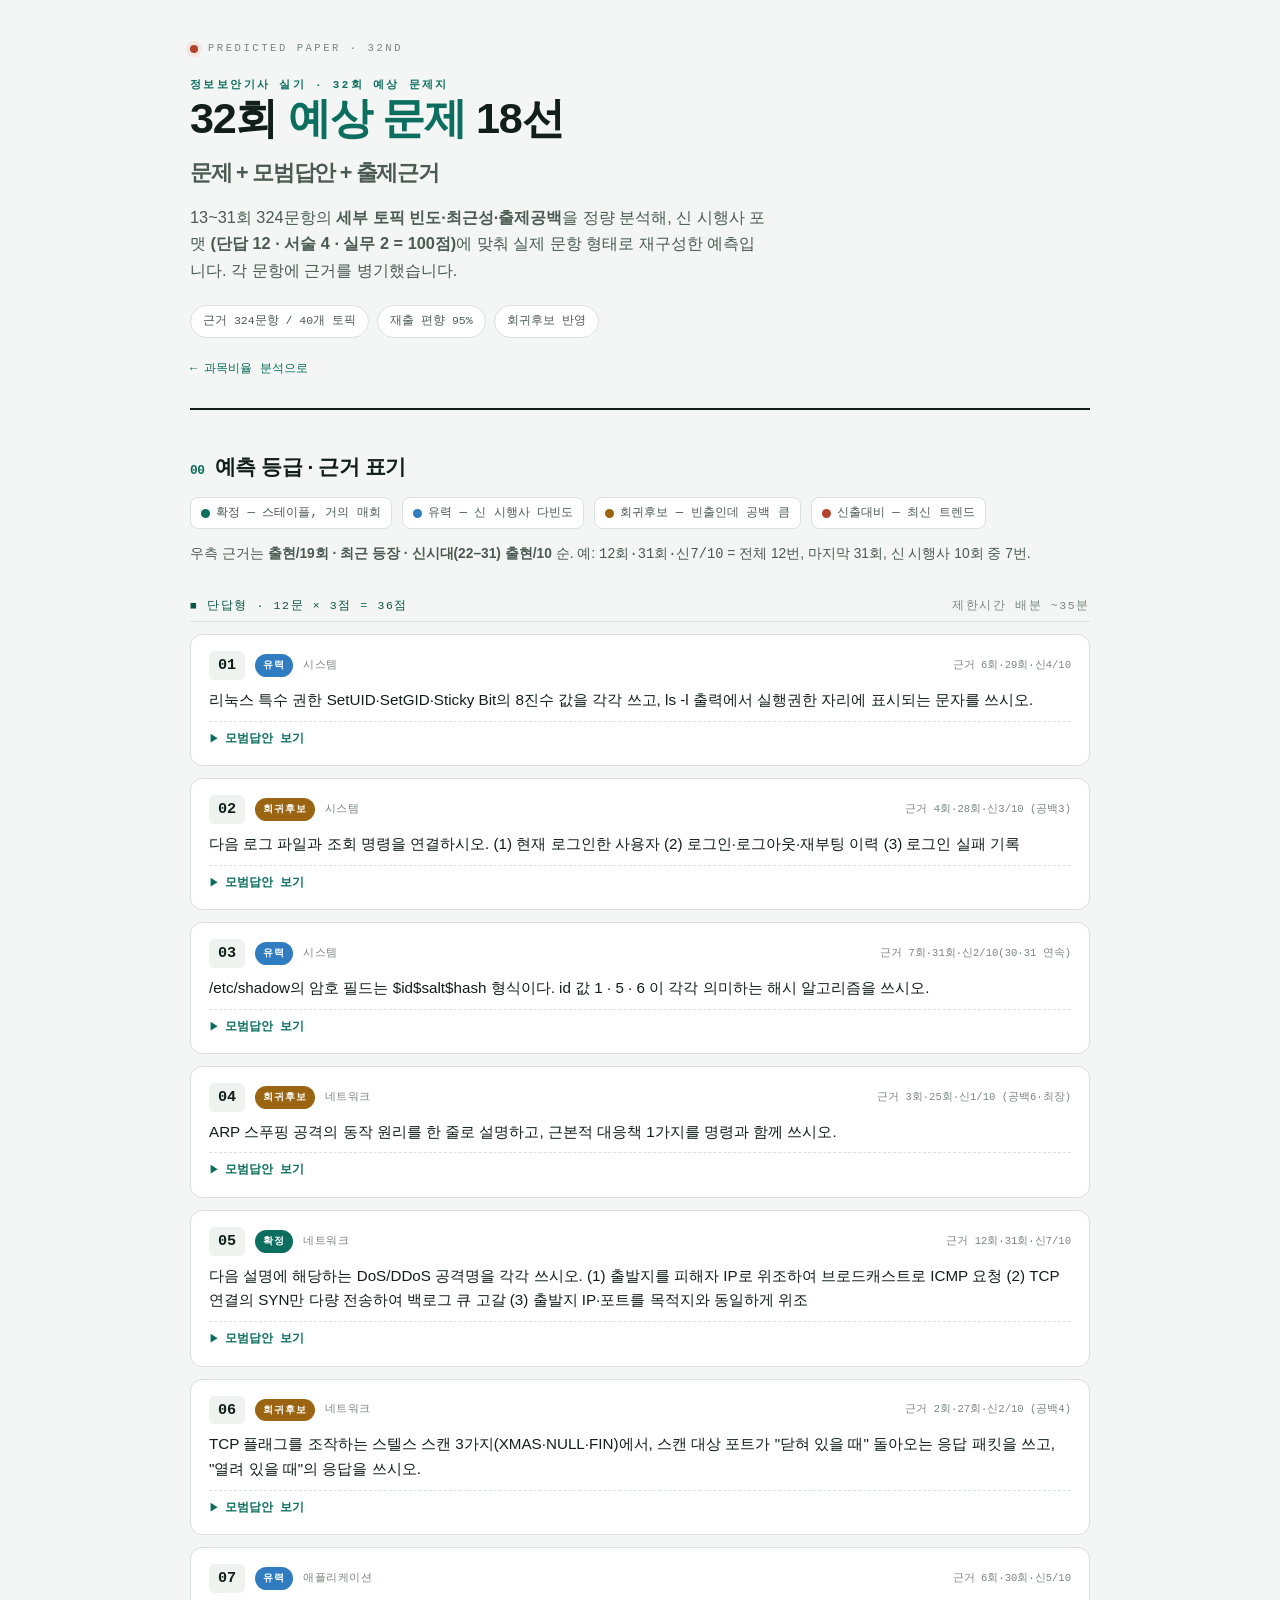
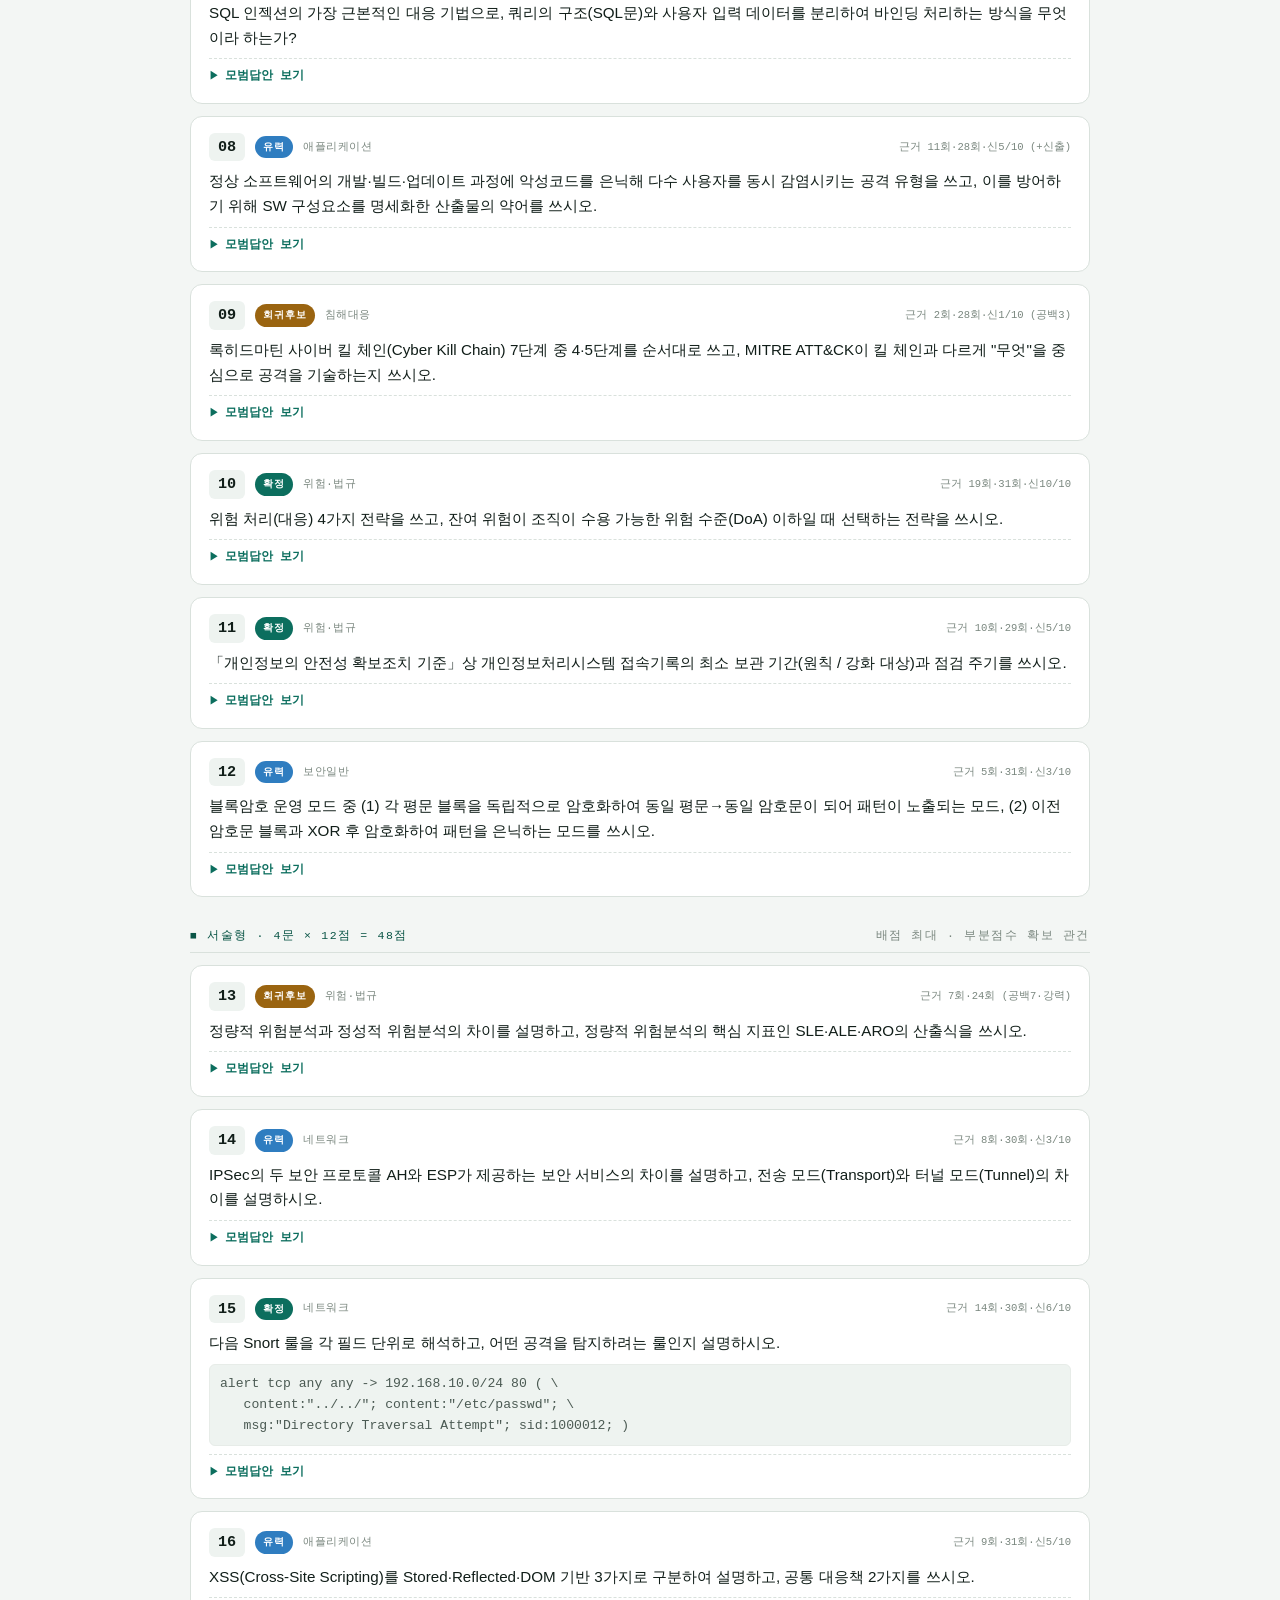
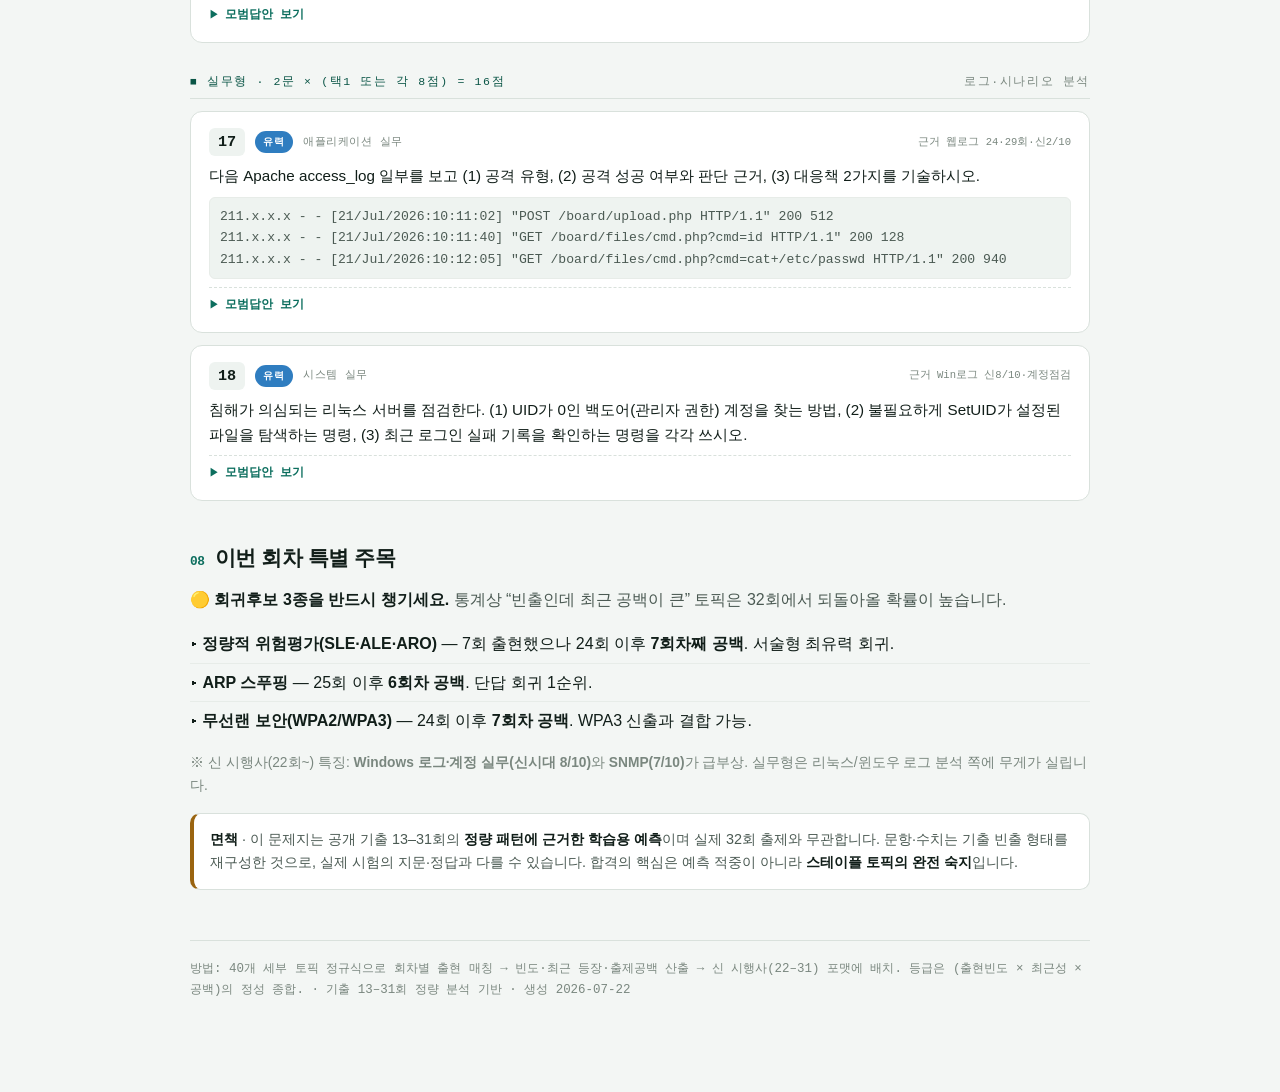
<file: paper_32.html>
<!DOCTYPE html>
<html lang="ko">
<head>
<meta charset="UTF-8">
<title>정보보안기사 실기 32회 · 예상 문제지 (기출 정량분석 기반)</title>
<meta name="viewport" content="width=device-width, initial-scale=1.0">
<style>
:root{
  --ground:#F3F6F4; --surface:#FFFFFF; --surface-2:#EEF3F0;
  --ink:#111E19; --ink-soft:#4B5A53; --ink-faint:#7A877F;
  --line:#D9E1DC; --line-soft:#E7ECE8;
  --accent:#0C6E5E; --accent-deep:#0A5546; --accent-wash:#E3F1EC;
  --crit:#B4432C; --crit-wash:#F7E7E2; --warn:#9A6410; --warn-wash:#F6ECD9;
  --g-fix:#0C6E5E; --g-strong:#2F7DC0; --g-return:#9A6410; --g-new:#B4432C;
  --sans:"IBM Plex Sans KR",-apple-system,BlinkMacSystemFont,"Segoe UI","Malgun Gothic",sans-serif;
  --mono:"IBM Plex Mono",ui-monospace,"SFMono-Regular",Menlo,Consolas,monospace;
}
@media (prefers-color-scheme:dark){
  :root{
    --ground:#0D1512; --surface:#141F1B; --surface-2:#1B2823;
    --ink:#E7EEEA; --ink-soft:#A6B4AD; --ink-faint:#76857D;
    --line:#26332D; --line-soft:#1E2A25;
    --accent:#3FB89E; --accent-deep:#57C6AD; --accent-wash:#16302A;
    --crit:#E08066; --crit-wash:#2E1B15; --warn:#D9A648; --warn-wash:#2C2413;
    --g-fix:#3FB89E; --g-strong:#5AA9E6; --g-return:#D9A648; --g-new:#E08066;
  }
}
:root[data-theme="dark"]{
  --ground:#0D1512; --surface:#141F1B; --surface-2:#1B2823;
  --ink:#E7EEEA; --ink-soft:#A6B4AD; --ink-faint:#76857D;
  --line:#26332D; --line-soft:#1E2A25;
  --accent:#3FB89E; --accent-deep:#57C6AD; --accent-wash:#16302A;
  --crit:#E08066; --crit-wash:#2E1B15; --warn:#D9A648; --warn-wash:#2C2413;
  --g-fix:#3FB89E; --g-strong:#5AA9E6; --g-return:#D9A648; --g-new:#E08066;
}
:root[data-theme="light"]{
  --ground:#F3F6F4; --surface:#FFFFFF; --surface-2:#EEF3F0;
  --ink:#111E19; --ink-soft:#4B5A53; --ink-faint:#7A877F;
  --line:#D9E1DC; --line-soft:#E7ECE8;
  --accent:#0C6E5E; --accent-deep:#0A5546; --accent-wash:#E3F1EC;
  --crit:#B4432C; --crit-wash:#F7E7E2; --warn:#9A6410; --warn-wash:#F6ECD9;
  --g-fix:#0C6E5E; --g-strong:#2F7DC0; --g-return:#9A6410; --g-new:#B4432C;
}
*{box-sizing:border-box;margin:0;padding:0}
body{background:var(--ground);color:var(--ink);font-family:var(--sans);line-height:1.62;
  -webkit-font-smoothing:antialiased;padding:0 20px 90px}
.wrap{max-width:900px;margin:0 auto}
.mono{font-family:var(--mono);font-variant-numeric:tabular-nums}
.eyebrow{font-family:var(--mono);font-size:.68rem;font-weight:600;letter-spacing:.22em;text-transform:uppercase;color:var(--accent)}
a.back{display:inline-block;margin:22px 0 0;font-family:var(--mono);font-size:.75rem;color:var(--accent);text-decoration:none}
a.back:hover{text-decoration:underline}

header{padding:40px 0 28px;border-bottom:2px solid var(--ink)}
.dossier{display:flex;align-items:center;gap:10px;margin-bottom:20px}
.dossier .dot{width:8px;height:8px;border-radius:50%;background:var(--crit);box-shadow:0 0 0 4px var(--crit-wash)}
.dossier .lbl{font-family:var(--mono);font-size:.66rem;letter-spacing:.24em;text-transform:uppercase;color:var(--ink-faint)}
h1{font-size:clamp(1.8rem,5vw,2.7rem);font-weight:700;letter-spacing:-.03em;line-height:1.1;text-wrap:balance}
h1 em{font-style:normal;color:var(--accent)}
.sub{margin-top:14px;font-size:1.02rem;color:var(--ink-soft);max-width:64ch}
.meta{display:flex;flex-wrap:wrap;gap:8px;margin-top:22px}
.chip{font-family:var(--mono);font-size:.72rem;color:var(--ink-soft);background:var(--surface);border:1px solid var(--line);border-radius:99px;padding:6px 12px}

section{margin-top:40px}
h2{font-size:1.3rem;font-weight:700;letter-spacing:-.02em;display:flex;align-items:baseline;gap:10px}
h2 .n{font-family:var(--mono);font-size:.8rem;color:var(--accent);font-weight:600}
p{margin:12px 0;color:var(--ink-soft)}
p strong{color:var(--ink);font-weight:600}

.gradelegend{display:flex;flex-wrap:wrap;gap:10px;margin:14px 0}
.gl{display:inline-flex;align-items:center;gap:6px;font-size:.78rem;color:var(--ink-soft);font-family:var(--mono);
  background:var(--surface);border:1px solid var(--line);border-radius:8px;padding:5px 10px}
.gl i{width:9px;height:9px;border-radius:50%}

.disc{background:var(--surface);border:1px solid var(--line);border-left:4px solid var(--warn);border-radius:10px;padding:14px 16px;margin:16px 0;font-size:.9rem;color:var(--ink-soft)}
.disc b{color:var(--ink)}

.partlabel{font-family:var(--mono);font-size:.72rem;letter-spacing:.14em;text-transform:uppercase;color:var(--accent-deep);
  margin:30px 0 6px;padding-bottom:6px;border-bottom:1px solid var(--line);display:flex;justify-content:space-between}
.partlabel span:last-child{color:var(--ink-faint)}

.q{background:var(--surface);border:1px solid var(--line);border-radius:12px;padding:16px 18px;margin:12px 0}
.q .top{display:flex;align-items:center;gap:10px;flex-wrap:wrap;margin-bottom:6px}
.q .qn{font-family:var(--mono);font-weight:700;color:var(--ink);font-size:.95rem;background:var(--surface-2);
  border-radius:6px;padding:2px 9px}
.q .grade{font-family:var(--mono);font-size:.64rem;font-weight:600;letter-spacing:.08em;padding:3px 8px;border-radius:99px;color:#fff}
.grade.fix{background:var(--g-fix)} .grade.strong{background:var(--g-strong)} .grade.ret{background:var(--g-return)} .grade.new{background:var(--g-new)}
.q .subj{font-family:var(--mono);font-size:.66rem;color:var(--ink-faint);letter-spacing:.06em}
.q .ev{margin-left:auto;font-family:var(--mono);font-size:.66rem;color:var(--ink-faint)}
.q .body{font-size:.95rem;color:var(--ink);margin:8px 0}
.q .body .code{font-family:var(--mono);font-size:.82rem;background:var(--surface-2);border:1px solid var(--line-soft);
  border-radius:6px;padding:8px 10px;margin:8px 0;white-space:pre-wrap;overflow-x:auto;color:var(--ink-soft)}
details{margin-top:8px;border-top:1px dashed var(--line);padding-top:8px}
summary{cursor:pointer;font-family:var(--mono);font-size:.76rem;color:var(--accent);font-weight:600;list-style:none}
summary::-webkit-details-marker{display:none}
summary::before{content:"▶ ";font-size:.6rem}
details[open] summary::before{content:"▼ "}
.ans{margin-top:8px;font-size:.9rem;color:var(--ink-soft);background:var(--accent-wash);border-radius:8px;padding:12px 14px}
.ans b{color:var(--ink)}
.ans .why{margin-top:8px;padding-top:8px;border-top:1px solid var(--line-soft);font-size:.82rem;color:var(--ink-faint)}

.foot{margin-top:50px;padding-top:18px;border-top:1px solid var(--line);font-size:.78rem;color:var(--ink-faint);font-family:var(--mono);line-height:1.7}
</style>
</head>
<body>
<div class="wrap">

<header>
  <div class="dossier"><span class="dot"></span><span class="lbl">Predicted Paper · 32nd</span></div>
  <div class="eyebrow">정보보안기사 실기 · 32회 예상 문제지</div>
  <h1>32회 <em>예상 문제</em> 18선<br><span style="font-size:.5em;color:var(--ink-soft);font-weight:600">문제 + 모범답안 + 출제근거</span></h1>
  <p class="sub">13~31회 324문항의 <b>세부 토픽 빈도·최근성·출제공백</b>을 정량 분석해, 신 시행사 포맷
     <b>(단답 12 · 서술 4 · 실무 2 = 100점)</b>에 맞춰 실제 문항 형태로 재구성한 예측입니다. 각 문항에 근거를 병기했습니다.</p>
  <div class="meta">
    <span class="chip">근거 324문항 / 40개 토픽</span>
    <span class="chip">재출 편향 95%</span>
    <span class="chip">회귀후보 반영</span>
  </div>
  <a class="back" href="subject_ratio.html">← 과목비율 분석으로</a>
</header>

<section>
  <h2><span class="n">00</span> 예측 등급 · 근거 표기</h2>
  <div class="gradelegend">
    <span class="gl"><i style="background:var(--g-fix)"></i>확정 — 스테이플, 거의 매회</span>
    <span class="gl"><i style="background:var(--g-strong)"></i>유력 — 신 시행사 다빈도</span>
    <span class="gl"><i style="background:var(--g-return)"></i>회귀후보 — 빈출인데 공백 큼</span>
    <span class="gl"><i style="background:var(--g-new)"></i>신출대비 — 최신 트렌드</span>
  </div>
  <p style="font-size:.86rem">우측 <span class="mono">근거</span>는 <b>출현/19회 · 최근 등장 · 신시대(22–31) 출현/10</b> 순. 예: <span class="mono">12회·31회·신7/10</span> = 전체 12번, 마지막 31회, 신 시행사 10회 중 7번.</p>
</section>

<!-- 단답형 -->
<div class="partlabel"><span>■ 단답형 · 12문 × 3점 = 36점</span><span>제한시간 배분 ~35분</span></div>
<div id="short"></div>

<!-- 서술형 -->
<div class="partlabel"><span>■ 서술형 · 4문 × 12점 = 48점</span><span>배점 최대 · 부분점수 확보 관건</span></div>
<div id="essay"></div>

<!-- 실무형 -->
<div class="partlabel"><span>■ 실무형 · 2문 × (택1 또는 각 8점) = 16점</span><span>로그·시나리오 분석</span></div>
<div id="prac"></div>

<section>
  <h2><span class="n">08</span> 이번 회차 특별 주목</h2>
  <p><strong>🟡 회귀후보 3종을 반드시 챙기세요.</strong> 통계상 “빈출인데 최근 공백이 큰” 토픽은 32회에서 되돌아올 확률이 높습니다.</p>
  <ul style="list-style:none;margin:8px 0">
    <li style="padding:6px 0;border-bottom:1px solid var(--line-soft)">▸ <b>정량적 위험평가(SLE·ALE·ARO)</b> — 7회 출현했으나 24회 이후 <b>7회차째 공백</b>. 서술형 최유력 회귀.</li>
    <li style="padding:6px 0;border-bottom:1px solid var(--line-soft)">▸ <b>ARP 스푸핑</b> — 25회 이후 <b>6회차 공백</b>. 단답 회귀 1순위.</li>
    <li style="padding:6px 0">▸ <b>무선랜 보안(WPA2/WPA3)</b> — 24회 이후 <b>7회차 공백</b>. WPA3 신출과 결합 가능.</li>
  </ul>
  <p style="font-size:.86rem;color:var(--ink-faint)">※ 신 시행사(22회~) 특징: <b>Windows 로그·계정 실무(신시대 8/10)</b>와 <b>SNMP(7/10)</b>가 급부상. 실무형은 리눅스/윈도우 로그 분석 쪽에 무게가 실립니다.</p>
</section>

<div class="disc">
  <b>면책</b> · 이 문제지는 공개 기출 13–31회의 <b>정량 패턴에 근거한 학습용 예측</b>이며 실제 32회 출제와 무관합니다.
  문항·수치는 기출 빈출 형태를 재구성한 것으로, 실제 시험의 지문·정답과 다를 수 있습니다. 합격의 핵심은 예측 적중이 아니라 <b>스테이플 토픽의 완전 숙지</b>입니다.
</div>

<div class="foot">
  방법: 40개 세부 토픽 정규식으로 회차별 출현 매칭 → 빈도·최근 등장·출제공백 산출 → 신 시행사(22–31) 포맷에 배치.
  등급은 (출현빈도 × 최근성 × 공백)의 정성 종합. · 기출 13–31회 정량 분석 기반 · 생성 2026-07-22
</div>

</div>

<script>
// 예상 문항 데이터
const SHORT=[
 {n:1,g:'strong',gl:'유력',subj:'시스템',ev:'6회·29회·신4/10',
  q:'리눅스 특수 권한 SetUID·SetGID·Sticky Bit의 8진수 값을 각각 쓰고, ls -l 출력에서 실행권한 자리에 표시되는 문자를 쓰시오.',
  a:'<b>SetUID 4000</b>(소유자 실행권한 자리 <b>s</b>), <b>SetGID 2000</b>(그룹 실행권한 자리 <b>s</b>), <b>Sticky Bit 1000</b>(other 실행권한 자리 <b>t</b>). 해당 자리에 실행권한(x)이 없으면 대문자 <b>S / T</b>로 표기.',
  why:'특수권한 8진수는 신·구 통틀어 최빈출 단답. /etc/passwd·find -perm과 묶여 실무형으로도 확장.'},
 {n:2,g:'ret',gl:'회귀후보',subj:'시스템',ev:'4회·28회·신3/10 (공백3)',
  q:'다음 로그 파일과 조회 명령을 연결하시오. (1) 현재 로그인한 사용자 (2) 로그인·로그아웃·재부팅 이력 (3) 로그인 실패 기록',
  a:'(1) <b>utmp</b> — w / who &nbsp; (2) <b>wtmp</b> — last &nbsp; (3) <b>btmp</b> — lastb &nbsp;(+lastlog=마지막 로그인 시각→lastlog)',
  why:'스테이플이지만 28회 이후 3회 공백 → 회귀 가능성. 파일↔명령 매칭 형태로 반복.'},
 {n:3,g:'strong',gl:'유력',subj:'시스템',ev:'7회·31회·신2/10(30·31 연속)',
  q:'/etc/shadow의 암호 필드는 $id$salt$hash 형식이다. id 값 1 · 5 · 6 이 각각 의미하는 해시 알고리즘을 쓰시오.',
  a:'<b>1 = MD5</b>, &nbsp;<b>5 = SHA-256</b>, &nbsp;<b>6 = SHA-512</b> &nbsp;(2a = Blowfish). salt는 레인보우 테이블 공격 방어용.',
  why:'30·31회 연속 출제된 상승 토픽. 신 시행사가 shadow 구조를 반복적으로 물음.'},
 {n:4,g:'ret',gl:'회귀후보',subj:'네트워크',ev:'3회·25회·신1/10 (공백6·최장)',
  q:'ARP 스푸핑 공격의 동작 원리를 한 줄로 설명하고, 근본적 대응책 1가지를 명령과 함께 쓰시오.',
  a:'위조된 <b>ARP Reply</b>로 피해자의 ARP 캐시에 있는 <b>IP–MAC 매핑을 공격자 MAC으로 변조</b>해 트래픽을 가로챈다(MITM). 대응: <b>정적(static) ARP 등록</b> — <span class="mono">arp -s [IP] [MAC]</span>.',
  why:'전체 기출 중 최장 공백(25회 마지막). 빈출 토픽의 회귀 1순위.'},
 {n:5,g:'fix',gl:'확정',subj:'네트워크',ev:'12회·31회·신7/10',
  q:'다음 설명에 해당하는 DoS/DDoS 공격명을 각각 쓰시오. (1) 출발지를 피해자 IP로 위조하여 브로드캐스트로 ICMP 요청 (2) TCP 연결의 SYN만 다량 전송하여 백로그 큐 고갈 (3) 출발지 IP·포트를 목적지와 동일하게 위조',
  a:'(1) <b>Smurf Attack</b> &nbsp;(2) <b>SYN Flooding</b> &nbsp;(3) <b>Land Attack</b>',
  why:'거의 매회 출제되는 확정 스테이플. 3~4개 유형 매칭 형태가 정형.'},
 {n:6,g:'ret',gl:'회귀후보',subj:'네트워크',ev:'2회·27회·신2/10 (공백4)',
  q:'TCP 플래그를 조작하는 스텔스 스캔 3가지(XMAS·NULL·FIN)에서, 스캔 대상 포트가 "닫혀 있을 때" 돌아오는 응답 패킷을 쓰고, "열려 있을 때"의 응답을 쓰시오.',
  a:'닫힌 포트 → <b>RST(RST/ACK)</b> 응답. 열린 포트 → <b>무응답</b>(응답 없음). 세 스캔 모두 방화벽·IDS 로깅 우회를 목적으로 함.',
  why:'26·27회 연속 후 공백 4. 스캔 기법은 주기적으로 재등장.'},
 {n:7,g:'strong',gl:'유력',subj:'애플리케이션',ev:'6회·30회·신5/10',
  q:'SQL 인젝션의 가장 근본적인 대응 기법으로, 쿼리의 구조(SQL문)와 사용자 입력 데이터를 분리하여 바인딩 처리하는 방식을 무엇이라 하는가?',
  a:'<b>매개변수화 쿼리(Prepared Statement / Parameterized Query)</b>. 그 외 입력값 검증(화이트리스트), 저장 프로시저, 최소권한 DB 계정, 오류메시지 노출 차단.',
  why:'신 시행사에서 웹 시큐어코딩 비중 증가. 대응기법 단답이 정형.'},
 {n:8,g:'strong',gl:'유력',subj:'애플리케이션',ev:'11회·28회·신5/10 (+신출)',
  q:'정상 소프트웨어의 개발·빌드·업데이트 과정에 악성코드를 은닉해 다수 사용자를 동시 감염시키는 공격 유형을 쓰고, 이를 방어하기 위해 SW 구성요소를 명세화한 산출물의 약어를 쓰시오.',
  a:'공격 유형: <b>공급망 공격(Supply Chain Attack)</b>. 산출물: <b>SBOM</b>(Software Bill of Materials, SW 자재명세서).',
  why:'악성코드/APT는 빈출(11회). 최근 공급망·SBOM·제로트러스트가 신출 단답으로 유입.'},
 {n:9,g:'ret',gl:'회귀후보',subj:'침해대응',ev:'2회·28회·신1/10 (공백3)',
  q:'록히드마틴 사이버 킬 체인(Cyber Kill Chain) 7단계 중 4·5단계를 순서대로 쓰고, MITRE ATT&CK이 킬 체인과 다르게 "무엇"을 중심으로 공격을 기술하는지 쓰시오.',
  a:'4단계 <b>Exploitation(취약점 공격)</b> → 5단계 <b>Installation(악성코드 설치)</b>. (전체: Recon→Weaponization→Delivery→Exploitation→Installation→C2→Actions). ATT&CK은 공격자의 <b>전술·기법(TTP)</b> 중심 매트릭스.',
  why:'13·28회 출제 후 공백 3. 킬체인 vs ATT&CK 비교가 최근 트렌드.'},
 {n:10,g:'fix',gl:'확정',subj:'위험·법규',ev:'19회·31회·신10/10',
  q:'위험 처리(대응) 4가지 전략을 쓰고, 잔여 위험이 조직이 수용 가능한 위험 수준(DoA) 이하일 때 선택하는 전략을 쓰시오.',
  a:'4가지: <b>위험 감소(완화)·위험 회피·위험 전가(이전)·위험 수용</b>. DoA 이하 → <b>위험 수용(Risk Acceptance)</b>.',
  why:'19개 회차 전부 등장한 유일한 100% 스테이플. 반드시 확보해야 할 문항.'},
 {n:11,g:'fix',gl:'확정',subj:'위험·법규',ev:'10회·29회·신5/10',
  q:'「개인정보의 안전성 확보조치 기준」상 개인정보처리시스템 접속기록의 최소 보관 기간(원칙 / 강화 대상)과 점검 주기를 쓰시오.',
  a:'원칙 <b>1년 이상</b> 보관. 단, <b>5만 명 이상</b> 정보주체의 개인정보 또는 <b>고유식별정보·민감정보</b>를 처리하는 시스템은 <b>2년 이상</b>. 접속기록은 <b>월 1회 이상</b> 점검.',
  why:'법규 최빈출. 접속기록·내부관리계획은 거의 매회 단답 또는 서술로 등장.'},
 {n:12,g:'strong',gl:'유력',subj:'보안일반',ev:'5회·31회·신3/10',
  q:'블록암호 운영 모드 중 (1) 각 평문 블록을 독립적으로 암호화하여 동일 평문→동일 암호문이 되어 패턴이 노출되는 모드, (2) 이전 암호문 블록과 XOR 후 암호화하여 패턴을 은닉하는 모드를 쓰시오.',
  a:'(1) <b>ECB</b>(Electronic Code Book) &nbsp;(2) <b>CBC</b>(Cipher Block Chaining). CBC는 첫 블록에 <b>IV(초기화 벡터)</b> 사용.',
  why:'해시·암호 운영모드는 신 시행사에서도 꾸준. ECB 취약성 비교가 정형.'},
];

const ESSAY=[
 {n:13,g:'ret',gl:'회귀후보',subj:'위험·법규',ev:'7회·24회 (공백7·강력)',
  q:'정량적 위험분석과 정성적 위험분석의 차이를 설명하고, 정량적 위험분석의 핵심 지표인 SLE·ALE·ARO의 산출식을 쓰시오.',
  a:'<b>정량적</b>: 손실을 <b>화폐 가치로 수치화</b>(객관적, 비용·시간 多 / 델파이·과거자료·수학적 계산). <b>정성적</b>: 손실을 상·중·하 등 <b>서술적 등급</b>으로 평가(주관적, 신속 / 시나리오·순위결정법).<br>· <b>SLE = 자산가치(AV) × 노출계수(EF)</b><br>· <b>ALE = SLE × 연간발생빈도(ARO)</b><br>대책의 가치 = (도입 전 ALE − 도입 후 ALE) − 연간 대책 비용.',
  why:'실기 최빈출 서술 주제인데 24회 이후 7회차 공백. 서술형 회귀 최유력.'},
 {n:14,g:'strong',gl:'유력',subj:'네트워크',ev:'8회·30회·신3/10',
  q:'IPSec의 두 보안 프로토콜 AH와 ESP가 제공하는 보안 서비스의 차이를 설명하고, 전송 모드(Transport)와 터널 모드(Tunnel)의 차이를 설명하시오.',
  a:'<b>AH</b>(Authentication Header): <b>무결성 + 인증 + 재전송 방지</b> 제공, <b>기밀성 없음</b>.<br><b>ESP</b>(Encapsulating Security Payload): <b>기밀성(암호화) + 무결성 + 인증</b> 제공.<br><b>전송 모드</b>: IP 페이로드만 보호, 원본 IP 헤더 유지(호스트↔호스트).<br><b>터널 모드</b>: 원본 IP 패킷 전체를 암호화·캡슐화하고 <b>새 IP 헤더</b>를 추가(게이트웨이/VPN 구간).',
  why:'SSL/TLS 핸드셰이크와 함께 네트워크 서술 양대 축. 30회 최근 출제.'},
 {n:15,g:'fix',gl:'확정',subj:'네트워크',ev:'14회·30회·신6/10',
  q:'다음 Snort 룰을 각 필드 단위로 해석하고, 어떤 공격을 탐지하려는 룰인지 설명하시오.',
  code:'alert tcp any any -> 192.168.10.0/24 80 ( \\\n   content:"../../"; content:"/etc/passwd"; \\\n   msg:"Directory Traversal Attempt"; sid:1000012; )',
  a:'· <b>alert</b>: 매칭 시 경보 발생(액션)<br>· <b>tcp any any</b>: 프로토콜 TCP, 출발지 IP·포트 무관<br>· <b>-&gt; 192.168.10.0/24 80</b>: 목적지 내부망 대역의 80(HTTP) 포트<br>· <b>content:"../../", "/etc/passwd"</b>: 페이로드에 해당 문자열 포함 시 탐지<br>· <b>msg</b>: 로그 메시지, <b>sid</b>: 룰 고유번호<br>→ 웹 요청으로 상위 디렉터리를 거슬러 /etc/passwd를 읽으려는 <b>디렉터리 트래버설(경로 조작)</b> 탐지 룰.',
  why:'단답·서술·실무를 넘나드는 최강 후보(14회). 헤더+옵션 해석/작성이 정형.'},
 {n:16,g:'strong',gl:'유력',subj:'애플리케이션',ev:'9회·31회·신5/10',
  q:'XSS(Cross-Site Scripting)를 Stored·Reflected·DOM 기반 3가지로 구분하여 설명하고, 공통 대응책 2가지를 쓰시오.',
  a:'<b>Stored(저장형)</b>: 악성 스크립트가 <b>서버 DB에 저장</b>되어 게시글 열람자마다 실행(피해 큼).<br><b>Reflected(반사형)</b>: 요청 파라미터의 스크립트가 <b>응답에 즉시 반사</b>되어 실행(피싱 링크 유도).<br><b>DOM 기반</b>: 서버를 거치지 않고 <b>클라이언트 스크립트가 DOM을 조작</b>하는 과정에서 실행.<br>대응: ① 입력값 검증 + <b>출력 시 HTML 인코딩(이스케이프)</b> ② <b>CSP</b> 적용, HttpOnly 쿠키, WAF.',
  why:'웹 공격 서술 단골. 31회 출제되었고 종류 구분+대응이 정형.'},
];

const PRAC=[
 {n:17,g:'strong',gl:'유력',subj:'애플리케이션 실무',ev:'웹로그 24·29회·신2/10',
  q:'다음 Apache access_log 일부를 보고 (1) 공격 유형, (2) 공격 성공 여부와 판단 근거, (3) 대응책 2가지를 기술하시오.',
  code:'211.x.x.x - - [21/Jul/2026:10:11:02] "POST /board/upload.php HTTP/1.1" 200 512\n211.x.x.x - - [21/Jul/2026:10:11:40] "GET /board/files/cmd.php?cmd=id HTTP/1.1" 200 128\n211.x.x.x - - [21/Jul/2026:10:12:05] "GET /board/files/cmd.php?cmd=cat+/etc/passwd HTTP/1.1" 200 940',
  a:'<b>(1) 공격 유형</b>: 파일 업로드 취약점을 통한 <b>웹셸(Web Shell) 업로드·명령 실행</b>.<br><b>(2) 성공 여부</b>: 업로드(POST upload.php) 응답 <b>200</b> 후, 업로드된 <b>cmd.php에 cmd=id / cmd=cat /etc/passwd</b> 요청이 모두 <b>200 + 응답 크기 정상</b> → 명령이 실제 실행됨 → <b>공격 성공</b>.<br><b>(3) 대응</b>: ① 업로드 파일 <b>확장자 화이트리스트</b> 검증(.php 차단) + 파일 시그니처 검사 ② 업로드 디렉터리 <b>실행 권한 제거</b>(Options -ExecCGI, 별도 스토리지) ③ WAF·웹셸 탐지.',
  why:'신 시행사 실무형은 웹 access_log 분석이 반복(24·29회). 업로드→웹셸 시나리오가 정형.'},
 {n:18,g:'strong',gl:'유력',subj:'시스템 실무',ev:'Win로그 신8/10·계정점검',
  q:'침해가 의심되는 리눅스 서버를 점검한다. (1) UID가 0인 백도어(관리자 권한) 계정을 찾는 방법, (2) 불필요하게 SetUID가 설정된 파일을 탐색하는 명령, (3) 최근 로그인 실패 기록을 확인하는 명령을 각각 쓰시오.',
  a:'<b>(1)</b> /etc/passwd에서 세 번째 필드(UID)가 0인 계정 확인 — <span class="mono">awk -F: \'$3==0 {print $1}\' /etc/passwd</span> (root 외에 UID 0이 있으면 백도어).<br><b>(2)</b> <span class="mono">find / -perm -4000 -type f 2&gt;/dev/null</span> (SetGID는 -2000).<br><b>(3)</b> <span class="mono">lastb</span> (btmp 기반 로그인 실패 기록). 성공 이력은 <span class="mono">last</span>(wtmp).',
  why:'신 시행사가 크게 강화한 시스템 계정·로그 실무(신시대 8/10). 윈도우 버전(이벤트 로그·net user)으로 변형 가능.'},
];

function grade(g){return {fix:'확정',strong:'유력',ret:'회귀후보',new:'신출대비'}[g];}
function render(list,el){
  el.innerHTML=list.map(o=>`
   <div class="q">
     <div class="top">
       <span class="qn">${String(o.n).padStart(2,'0')}</span>
       <span class="grade ${o.g}">${o.gl}</span>
       <span class="subj">${o.subj}</span>
       <span class="ev">근거 ${o.ev}</span>
     </div>
     <div class="body">${o.q}${o.code?`<div class="code">${o.code}</div>`:''}</div>
     <details>
       <summary>모범답안 보기</summary>
       <div class="ans">${o.a}<div class="why">▸ 출제근거: ${o.why}</div></div>
     </details>
   </div>`).join('');
}
render(SHORT,document.getElementById('short'));
render(ESSAY,document.getElementById('essay'));
render(PRAC,document.getElementById('prac'));
</script>
</body>
</html>
</file>
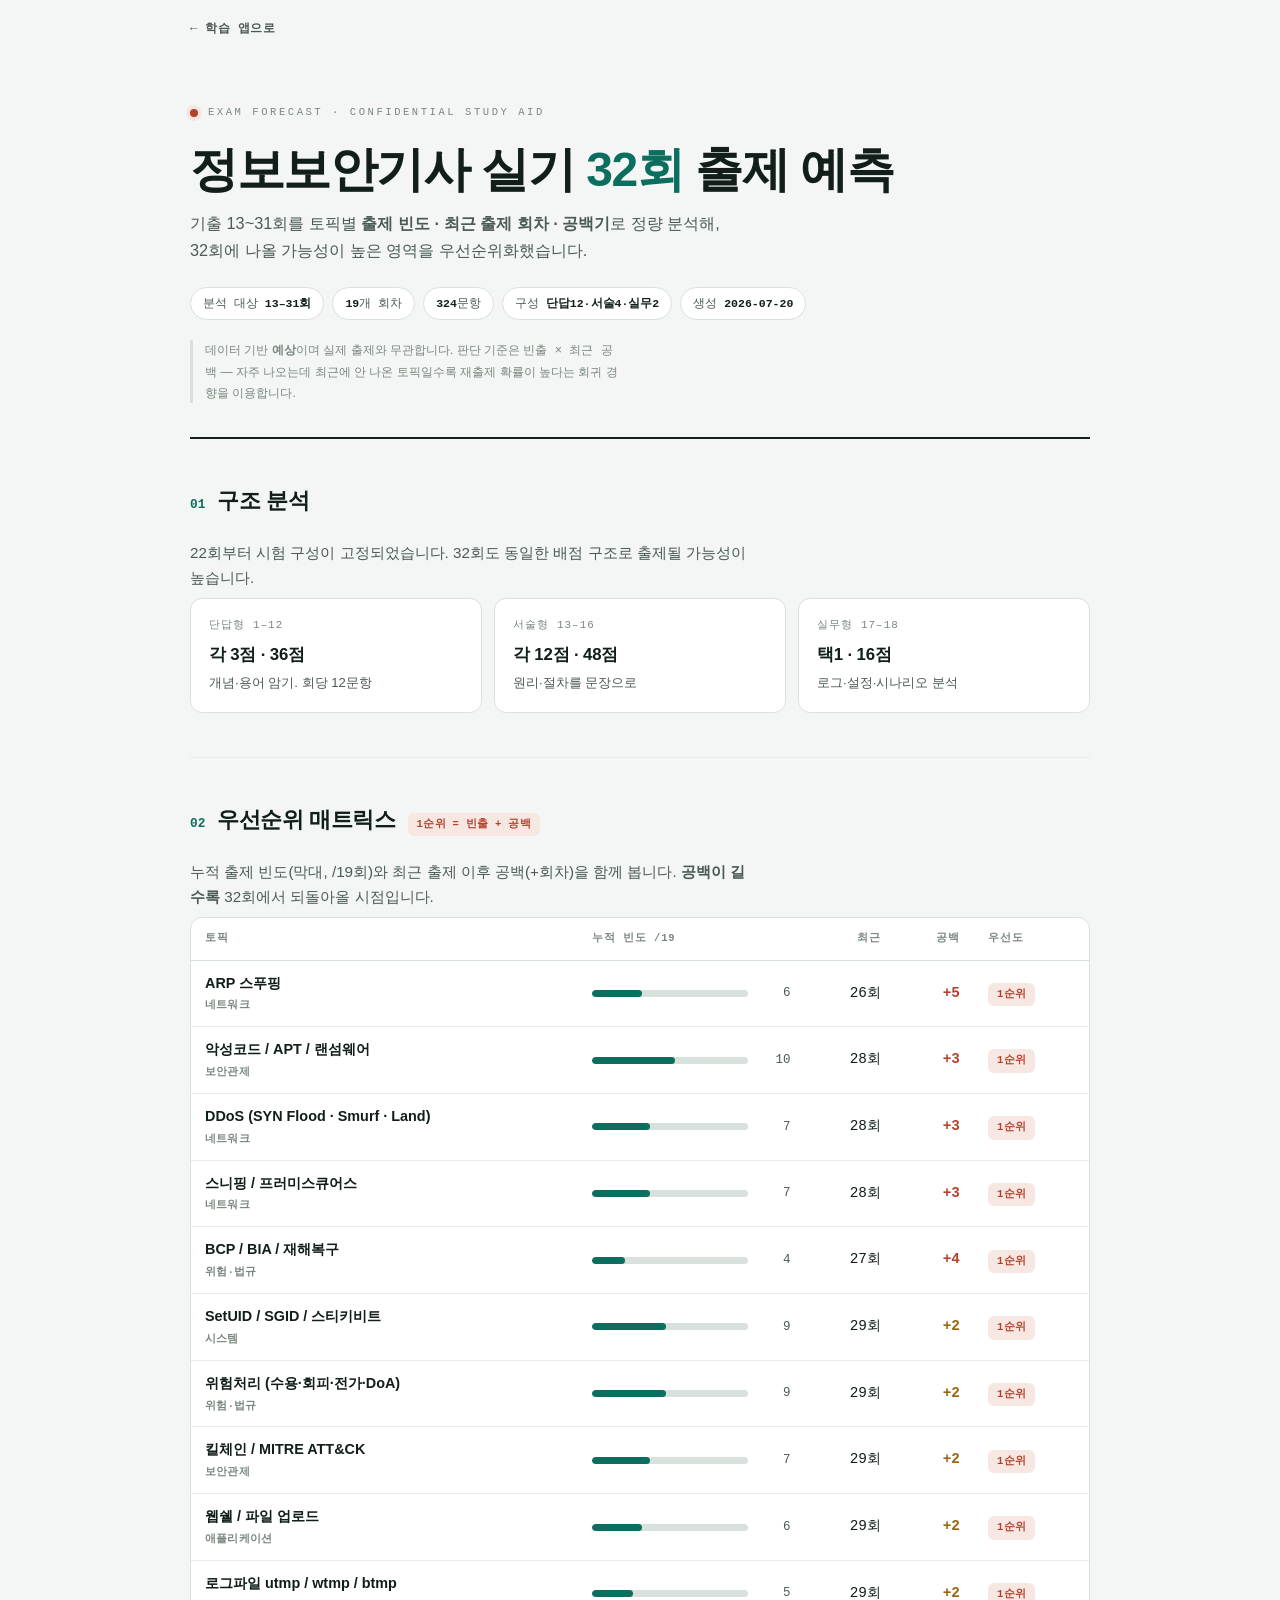
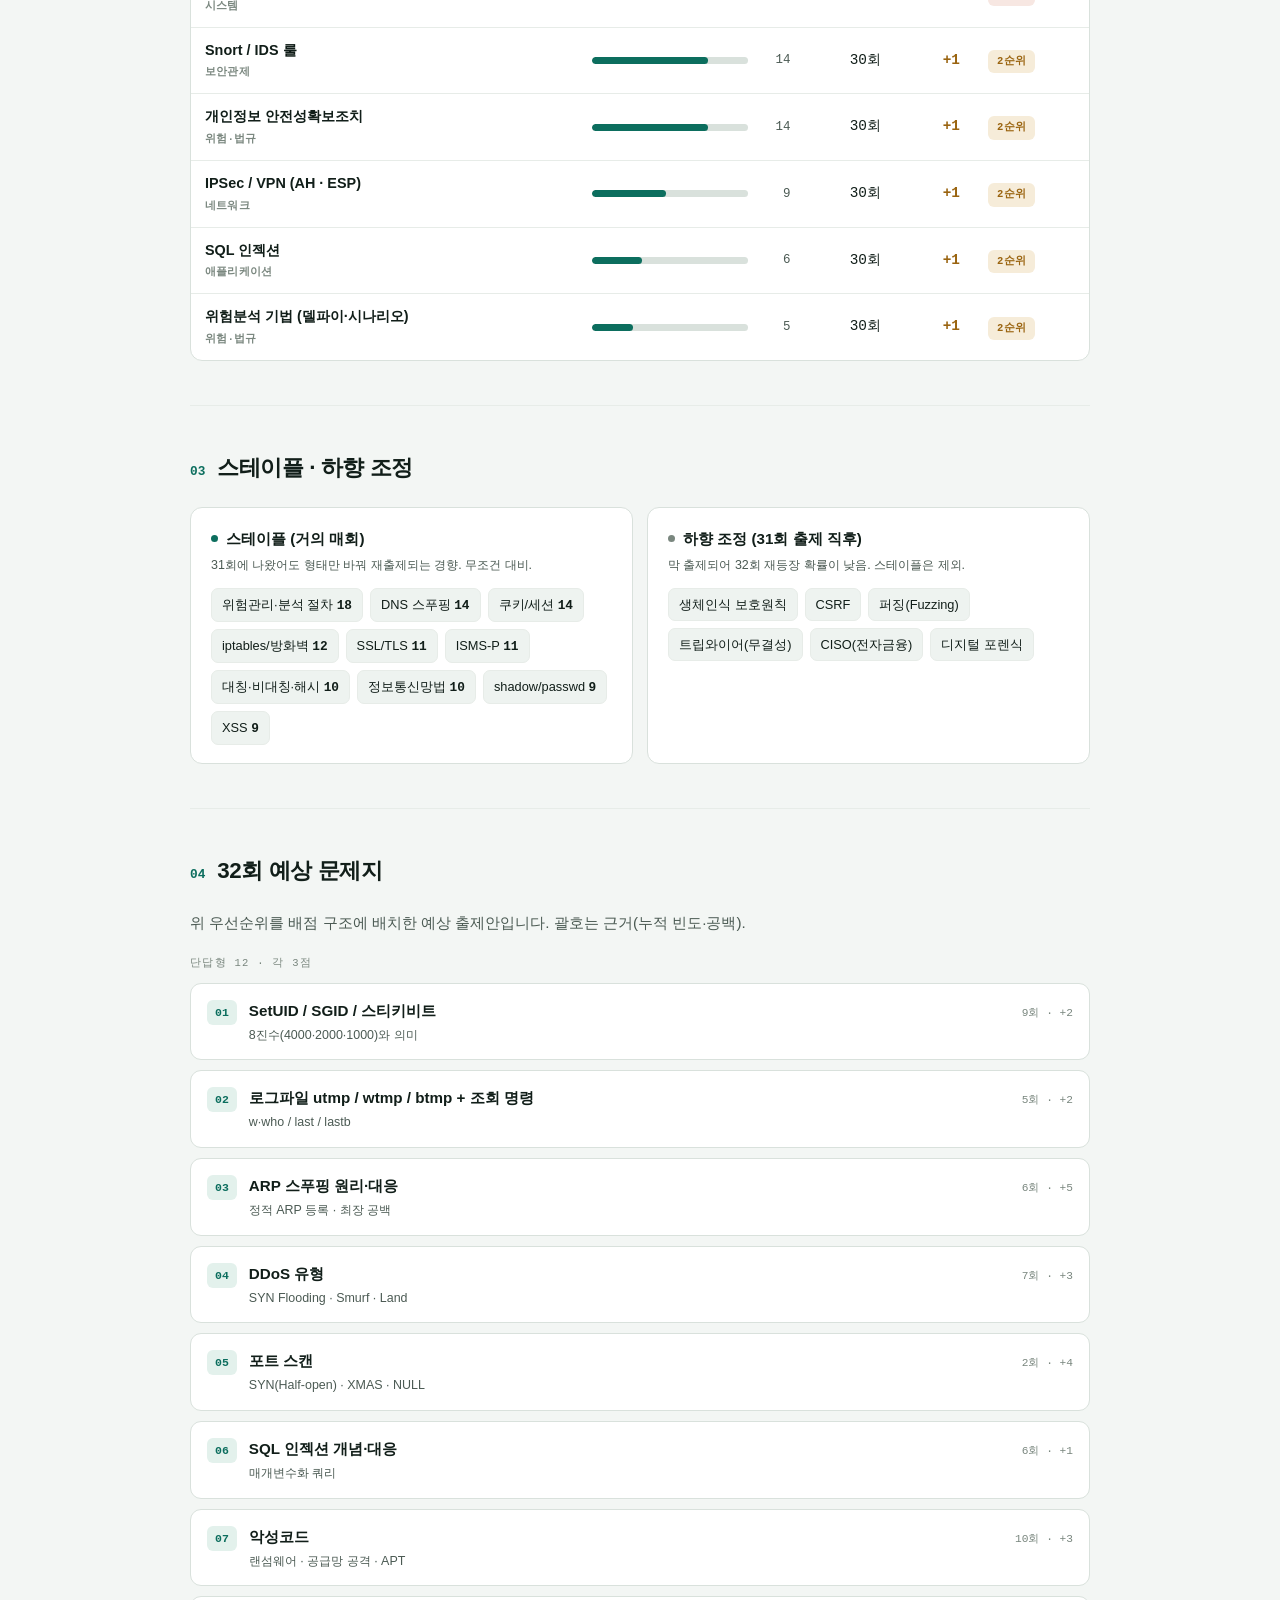
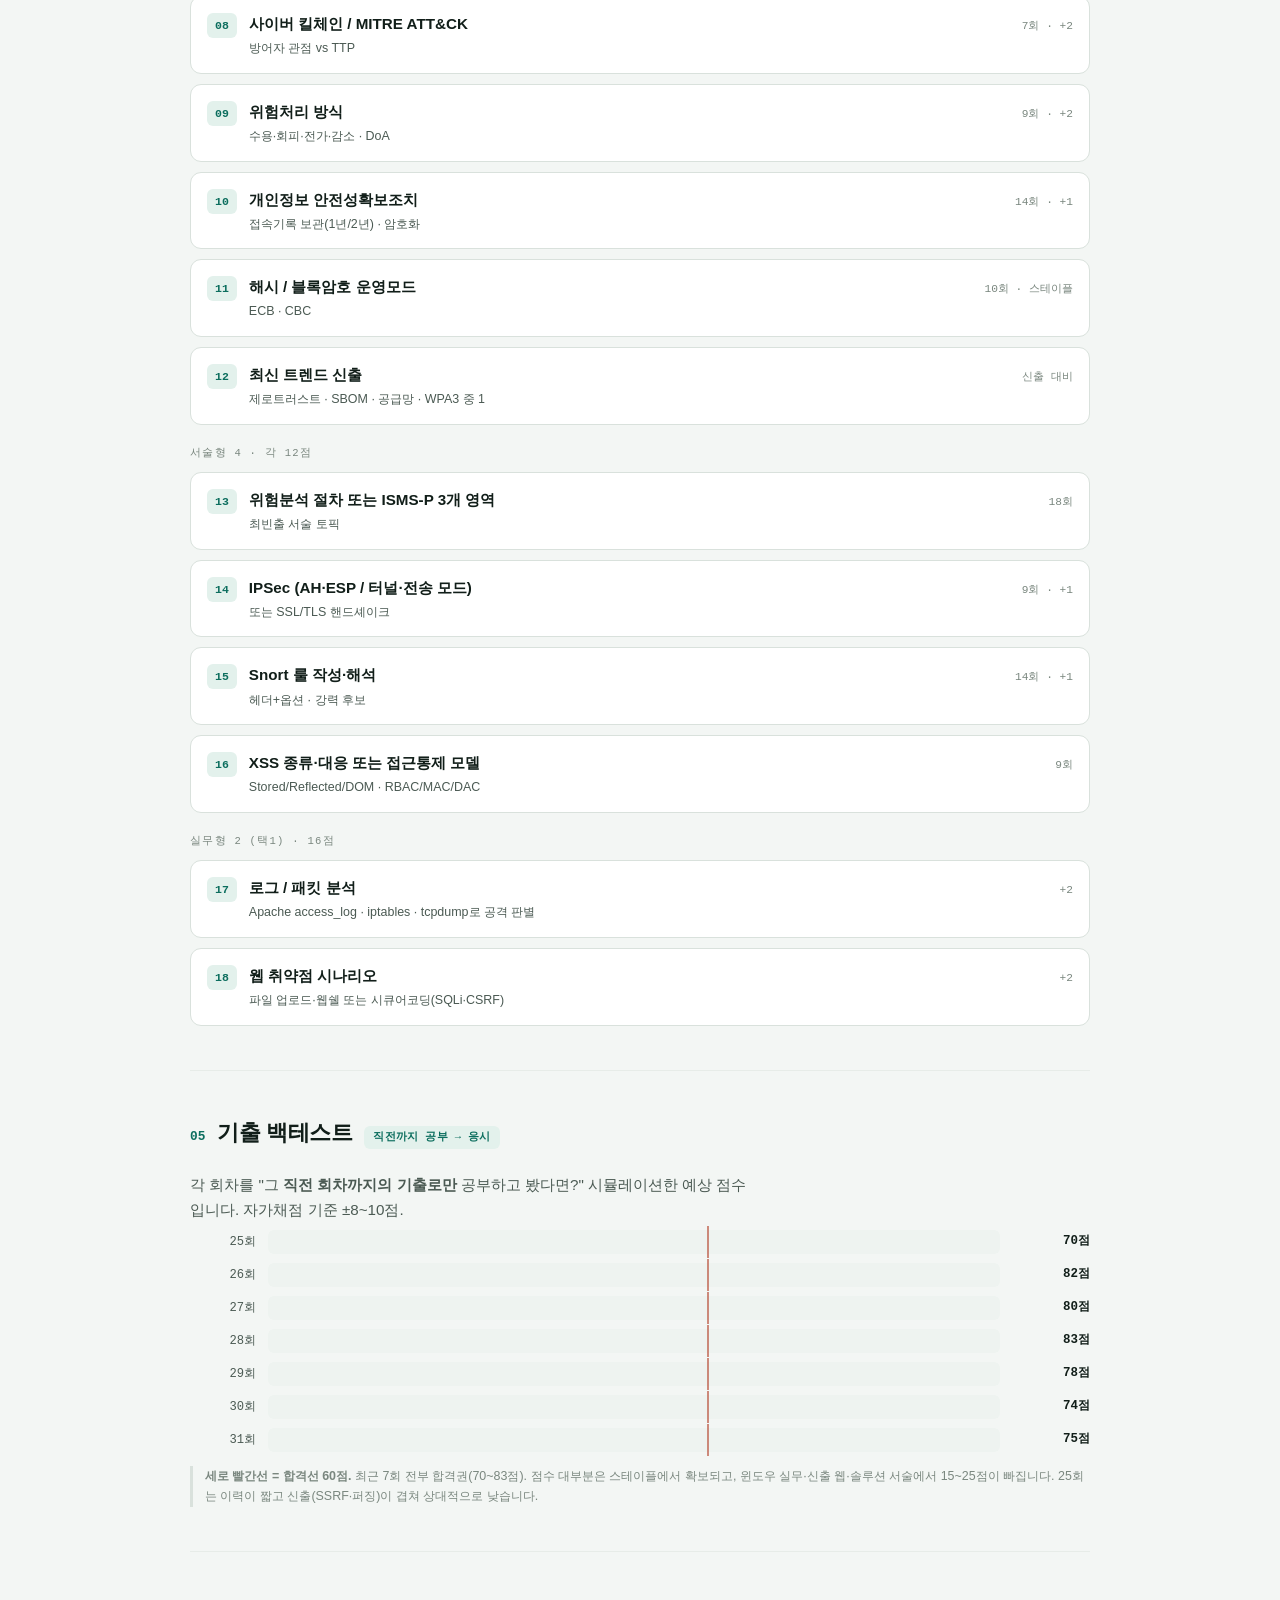
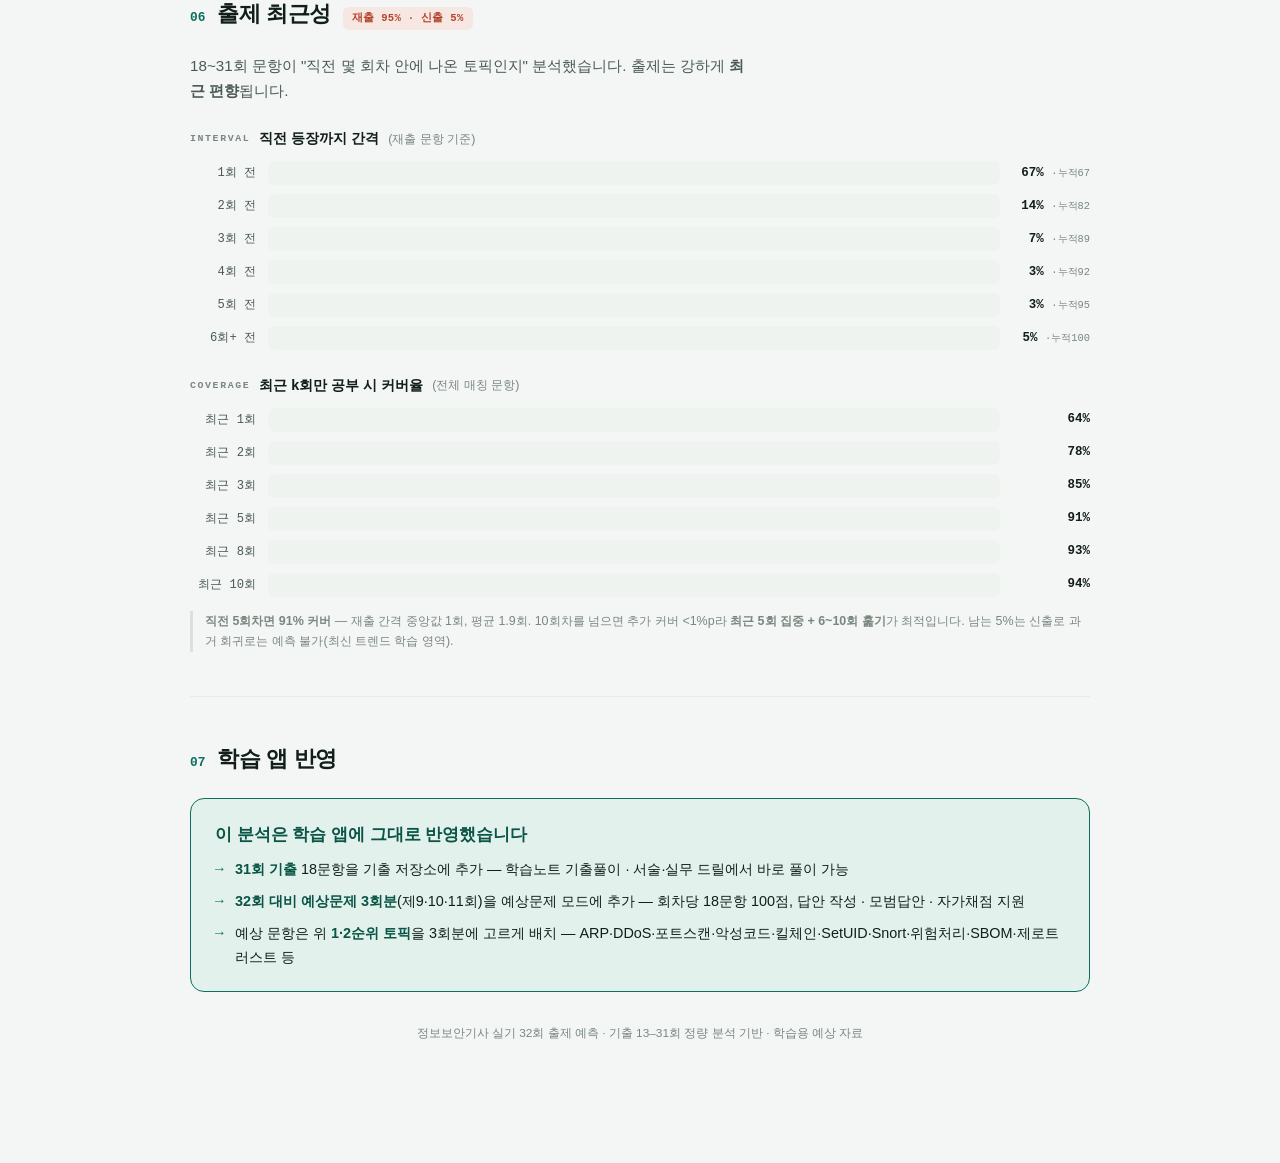
<file: report_32.html>
<!DOCTYPE html>
<html lang="ko">
<head>
<meta charset="UTF-8">
<title>정보보안기사 실기 32회 출제 예측 리포트</title>
<meta name="viewport" content="width=device-width, initial-scale=1.0">
<style>
:root{
  --ground:#F3F6F4; --surface:#FFFFFF; --surface-2:#EEF3F0;
  --ink:#111E19; --ink-soft:#4B5A53; --ink-faint:#7A877F;
  --line:#D9E1DC; --line-soft:#E7ECE8;
  --accent:#0C6E5E; --accent-deep:#0A5546; --accent-wash:#E3F1EC;
  --crit:#B4432C; --crit-wash:#F7E7E2;
  --warn:#9A6410; --warn-wash:#F6ECD9;
  --sans:"IBM Plex Sans KR",-apple-system,BlinkMacSystemFont,"Segoe UI","Malgun Gothic",sans-serif;
  --mono:"IBM Plex Mono",ui-monospace,"SFMono-Regular",Menlo,Consolas,monospace;
}
@media (prefers-color-scheme:dark){
  :root{
    --ground:#0D1512; --surface:#141F1B; --surface-2:#1B2823;
    --ink:#E7EEEA; --ink-soft:#A6B4AD; --ink-faint:#76857D;
    --line:#26332D; --line-soft:#1E2A25;
    --accent:#3FB89E; --accent-deep:#57C6AD; --accent-wash:#16302A;
    --crit:#E08066; --crit-wash:#2E1B15;
    --warn:#D9A648; --warn-wash:#2C2413;
  }
}
:root[data-theme="light"]{
  --ground:#F3F6F4; --surface:#FFFFFF; --surface-2:#EEF3F0;
  --ink:#111E19; --ink-soft:#4B5A53; --ink-faint:#7A877F;
  --line:#D9E1DC; --line-soft:#E7ECE8;
  --accent:#0C6E5E; --accent-deep:#0A5546; --accent-wash:#E3F1EC;
  --crit:#B4432C; --crit-wash:#F7E7E2; --warn:#9A6410; --warn-wash:#F6ECD9;
}
:root[data-theme="dark"]{
  --ground:#0D1512; --surface:#141F1B; --surface-2:#1B2823;
  --ink:#E7EEEA; --ink-soft:#A6B4AD; --ink-faint:#76857D;
  --line:#26332D; --line-soft:#1E2A25;
  --accent:#3FB89E; --accent-deep:#57C6AD; --accent-wash:#16302A;
  --crit:#E08066; --crit-wash:#2E1B15; --warn:#D9A648; --warn-wash:#2C2413;
}
*{box-sizing:border-box;margin:0;padding:0}
body{background:var(--ground);color:var(--ink);font-family:var(--sans);line-height:1.65;
  -webkit-font-smoothing:antialiased;padding:0 20px 80px}
.wrap{max-width:900px;margin:0 auto}
.mono{font-family:var(--mono);font-variant-numeric:tabular-nums}
.eyebrow{font-family:var(--mono);font-size:.68rem;font-weight:600;letter-spacing:.22em;
  text-transform:uppercase;color:var(--accent)}

/* ── Header ── */
header{padding:64px 0 34px;border-bottom:2px solid var(--ink)}
.dossier{display:flex;align-items:center;gap:10px;margin-bottom:22px}
.dossier .dot{width:8px;height:8px;border-radius:50%;background:var(--crit);box-shadow:0 0 0 4px var(--crit-wash)}
.dossier .lbl{font-family:var(--mono);font-size:.66rem;letter-spacing:.24em;text-transform:uppercase;color:var(--ink-faint)}
h1{font-size:clamp(1.9rem,5.2vw,3rem);font-weight:700;letter-spacing:-.03em;line-height:1.08;text-wrap:balance}
h1 em{font-style:normal;color:var(--accent)}
.sub{margin-top:14px;font-size:1.02rem;color:var(--ink-soft);max-width:60ch}
.meta{display:flex;flex-wrap:wrap;gap:8px;margin-top:24px}
.chip{font-family:var(--mono);font-size:.72rem;color:var(--ink-soft);background:var(--surface);
  border:1px solid var(--line);border-radius:99px;padding:6px 12px}
.chip b{color:var(--ink)}
.disc{margin-top:20px;font-size:.76rem;color:var(--ink-faint);border-left:3px solid var(--line);padding-left:12px;max-width:64ch}

/* ── Section ── */
section{padding:44px 0;border-bottom:1px solid var(--line-soft)}
.sec-head{display:flex;align-items:baseline;gap:12px;margin-bottom:20px;flex-wrap:wrap}
h2{font-size:1.4rem;font-weight:700;letter-spacing:-.02em}
.sec-head .n{font-family:var(--mono);font-size:.8rem;color:var(--accent);font-weight:600}
.lead{color:var(--ink-soft);font-size:.95rem;max-width:66ch;margin-bottom:8px}

/* ── Structure cards ── */
.grid3{display:grid;grid-template-columns:repeat(auto-fit,minmax(180px,1fr));gap:12px;margin-top:8px}
.card{background:var(--surface);border:1px solid var(--line);border-radius:12px;padding:18px 18px}
.card .k{font-family:var(--mono);font-size:.68rem;letter-spacing:.1em;text-transform:uppercase;color:var(--ink-faint)}
.card .v{font-size:1.05rem;font-weight:700;margin-top:6px;letter-spacing:-.01em}
.card .d{font-size:.82rem;color:var(--ink-soft);margin-top:4px}

/* ── Priority matrix table ── */
.twrap{overflow-x:auto;border:1px solid var(--line);border-radius:12px;background:var(--surface)}
table{border-collapse:collapse;width:100%;min-width:620px;font-size:.9rem}
thead th{font-family:var(--mono);font-size:.66rem;letter-spacing:.08em;text-transform:uppercase;
  color:var(--ink-faint);text-align:left;padding:12px 14px;border-bottom:1.5px solid var(--line);font-weight:600;white-space:nowrap}
th.num,td.num{text-align:right}
tbody td{padding:11px 14px;border-bottom:1px solid var(--line-soft);vertical-align:middle}
tbody tr:last-child td{border-bottom:none}
tbody tr:hover{background:var(--surface-2)}
.topic{font-weight:600}
.dom{font-family:var(--mono);font-size:.68rem;color:var(--ink-faint);display:block;margin-top:2px;letter-spacing:.02em}
.freq{display:flex;align-items:center;gap:8px;min-width:120px}
.bar{height:7px;border-radius:99px;background:var(--accent);flex:0 0 auto}
.bar-track{flex:1;height:7px;border-radius:99px;background:var(--line);overflow:hidden;min-width:52px}
.bar-fill{height:100%;border-radius:99px;background:var(--accent)}
.freq .fn{font-family:var(--mono);font-size:.78rem;color:var(--ink-soft);width:34px;text-align:right}
.gap{font-family:var(--mono);font-weight:600}
.gap.g0{color:var(--ink-faint)} .gap.g1{color:var(--warn)} .gap.g2{color:var(--crit)}
.pill{display:inline-block;font-family:var(--mono);font-size:.66rem;font-weight:600;letter-spacing:.03em;
  padding:3px 9px;border-radius:6px;white-space:nowrap}
.pill.hi{color:var(--crit);background:var(--crit-wash)}
.pill.mid{color:var(--warn);background:var(--warn-wash)}
.pill.stap{color:var(--accent);background:var(--accent-wash)}

/* ── two column lists ── */
.cols{display:grid;grid-template-columns:1fr 1fr;gap:14px;margin-top:8px}
@media(max-width:640px){.cols{grid-template-columns:1fr}}
.box{background:var(--surface);border:1px solid var(--line);border-radius:12px;padding:18px 20px}
.box h3{font-size:.95rem;font-weight:700;margin-bottom:4px;display:flex;align-items:center;gap:8px}
.box .cap{font-size:.78rem;color:var(--ink-soft);margin-bottom:12px}
.taglist{display:flex;flex-wrap:wrap;gap:7px}
.tag{font-size:.8rem;padding:5px 10px;border-radius:7px;background:var(--surface-2);border:1px solid var(--line-soft);color:var(--ink)}
.dotm{width:7px;height:7px;border-radius:50%;flex:0 0 auto}
.dotm.hi{background:var(--crit)} .dotm.stap{background:var(--accent)} .dotm.lo{background:var(--ink-faint)}

/* ── predicted paper ── */
.paper{display:grid;gap:10px}
.qrow{background:var(--surface);border:1px solid var(--line);border-radius:11px;padding:14px 16px;
  display:grid;grid-template-columns:auto 1fr auto;gap:12px;align-items:baseline}
.qrow .no{font-family:var(--mono);font-size:.72rem;font-weight:700;color:var(--accent);
  background:var(--accent-wash);border-radius:6px;padding:3px 8px;white-space:nowrap}
.qrow .body{min-width:0}
.qrow .t{font-weight:600;font-size:.95rem}
.qrow .why{font-size:.78rem;color:var(--ink-soft);margin-top:2px}
.qrow .gp{font-family:var(--mono);font-size:.7rem;color:var(--ink-faint);white-space:nowrap}
.ptype{font-family:var(--mono);font-size:.66rem;letter-spacing:.12em;text-transform:uppercase;
  color:var(--ink-faint);margin:20px 0 10px}
.ptype:first-child{margin-top:0}

/* ── app note ── */
.appnote{background:var(--accent-wash);border:1px solid var(--accent);border-radius:14px;padding:22px 24px}
.appnote h3{font-size:1.05rem;font-weight:700;color:var(--accent-deep);margin-bottom:8px}
.appnote ul{list-style:none;display:grid;gap:8px;margin-top:10px}
.appnote li{font-size:.9rem;color:var(--ink);padding-left:20px;position:relative}
.appnote li::before{content:"→";position:absolute;left:0;color:var(--accent);font-family:var(--mono)}
.appnote b{color:var(--accent-deep)}
footer{padding:32px 0 0;font-size:.74rem;color:var(--ink-faint);text-align:center}
@media(prefers-reduced-motion:reduce){*{transition:none!important;animation:none!important}}
.chart{display:grid;gap:9px;margin-top:6px}
.subh{font-size:.9rem;font-weight:700;margin:24px 0 10px;color:var(--ink);display:flex;align-items:center;gap:9px}
.subh .k{font-family:var(--mono);font-size:.62rem;letter-spacing:.16em;text-transform:uppercase;color:var(--ink-faint);font-weight:600}
.crow{display:grid;grid-template-columns:66px 1fr auto;gap:12px;align-items:center}
.crow .cl{font-family:var(--mono);font-size:.76rem;color:var(--ink-soft);text-align:right}
.crow .ct{position:relative;height:24px;background:var(--surface-2);border-radius:6px}
.crow .cf{height:100%;border-radius:6px;background:var(--accent);min-width:2px}
.crow .ct.mark60::after{content:"";position:absolute;left:60%;top:-4px;bottom:-4px;width:2px;background:var(--crit);opacity:.6}
.crow .cv{font-family:var(--mono);font-size:.78rem;font-weight:600;color:var(--ink);min-width:78px;text-align:right}
.crow .cv small{color:var(--ink-faint);font-weight:400}
.chart-note{font-size:.78rem;color:var(--ink-faint);margin-top:14px;border-left:3px solid var(--line);padding-left:12px;line-height:1.65}
.backlink{display:inline-block;font-family:var(--mono);font-size:.75rem;font-weight:600;letter-spacing:.04em;color:var(--ink-soft);text-decoration:none;padding-top:20px}
.backlink:hover{color:var(--accent)}
.backlink:focus-visible{outline:2px solid var(--accent);outline-offset:3px}
</style>

</head>
<body>
<div class="wrap">
<a class="backlink" href="index.html">← 학습 앱으로</a>
<header>
  <div class="dossier"><span class="dot"></span><span class="lbl">Exam Forecast · Confidential Study Aid</span></div>
  <h1>정보보안기사 실기 <em>32회</em> 출제 예측</h1>
  <p class="sub">기출 13~31회를 토픽별 <b>출제 빈도 · 최근 출제 회차 · 공백기</b>로 정량 분석해, 32회에 나올 가능성이 높은 영역을 우선순위화했습니다.</p>
  <div class="meta">
    <span class="chip">분석 대상 <b>13–31회</b></span>
    <span class="chip"><b>19</b>개 회차</span>
    <span class="chip"><b>324</b>문항</span>
    <span class="chip">구성 <b>단답12·서술4·실무2</b></span>
    <span class="chip">생성 <b>2026-07-20</b></span>
  </div>
  <p class="disc">데이터 기반 <b>예상</b>이며 실제 출제와 무관합니다. 판단 기준은 <span class="mono">빈출 × 최근 공백</span> — 자주 나오는데 최근에 안 나온 토픽일수록 재출제 확률이 높다는 회귀 경향을 이용합니다.</p>
</header>

<section>
  <div class="sec-head"><span class="n">01</span><h2>구조 분석</h2></div>
  <p class="lead">22회부터 시험 구성이 고정되었습니다. 32회도 동일한 배점 구조로 출제될 가능성이 높습니다.</p>
  <div class="grid3">
    <div class="card"><div class="k">단답형 1–12</div><div class="v">각 3점 · 36점</div><div class="d">개념·용어 암기. 회당 12문항</div></div>
    <div class="card"><div class="k">서술형 13–16</div><div class="v">각 12점 · 48점</div><div class="d">원리·절차를 문장으로</div></div>
    <div class="card"><div class="k">실무형 17–18</div><div class="v">택1 · 16점</div><div class="d">로그·설정·시나리오 분석</div></div>
  </div>
</section>

<section>
  <div class="sec-head"><span class="n">02</span><h2>우선순위 매트릭스</h2><span class="pill hi">1순위 = 빈출 + 공백</span></div>
  <p class="lead">누적 출제 빈도(막대, /19회)와 최근 출제 이후 공백(+회차)을 함께 봅니다. <b>공백이 길수록</b> 32회에서 되돌아올 시점입니다.</p>
  <div class="twrap">
    <table>
      <thead><tr><th>토픽</th><th>누적 빈도 /19</th><th class="num">최근</th><th class="num">공백</th><th>우선도</th></tr></thead>
      <tbody>
        <!-- rows: freq/19 -->
        <tr><td class="topic">ARP 스푸핑<span class="dom">네트워크</span></td><td><div class="freq"><div class="bar-track"><div class="bar-fill" style="width:32%"></div></div><span class="fn">6</span></div></td><td class="num mono">26회</td><td class="num gap g2">+5</td><td><span class="pill hi">1순위</span></td></tr>
        <tr><td class="topic">악성코드 / APT / 랜섬웨어<span class="dom">보안관제</span></td><td><div class="freq"><div class="bar-track"><div class="bar-fill" style="width:53%"></div></div><span class="fn">10</span></div></td><td class="num mono">28회</td><td class="num gap g2">+3</td><td><span class="pill hi">1순위</span></td></tr>
        <tr><td class="topic">DDoS (SYN Flood · Smurf · Land)<span class="dom">네트워크</span></td><td><div class="freq"><div class="bar-track"><div class="bar-fill" style="width:37%"></div></div><span class="fn">7</span></div></td><td class="num mono">28회</td><td class="num gap g2">+3</td><td><span class="pill hi">1순위</span></td></tr>
        <tr><td class="topic">스니핑 / 프러미스큐어스<span class="dom">네트워크</span></td><td><div class="freq"><div class="bar-track"><div class="bar-fill" style="width:37%"></div></div><span class="fn">7</span></div></td><td class="num mono">28회</td><td class="num gap g2">+3</td><td><span class="pill hi">1순위</span></td></tr>
        <tr><td class="topic">BCP / BIA / 재해복구<span class="dom">위험·법규</span></td><td><div class="freq"><div class="bar-track"><div class="bar-fill" style="width:21%"></div></div><span class="fn">4</span></div></td><td class="num mono">27회</td><td class="num gap g2">+4</td><td><span class="pill hi">1순위</span></td></tr>
        <tr><td class="topic">SetUID / SGID / 스티키비트<span class="dom">시스템</span></td><td><div class="freq"><div class="bar-track"><div class="bar-fill" style="width:47%"></div></div><span class="fn">9</span></div></td><td class="num mono">29회</td><td class="num gap g1">+2</td><td><span class="pill hi">1순위</span></td></tr>
        <tr><td class="topic">위험처리 (수용·회피·전가·DoA)<span class="dom">위험·법규</span></td><td><div class="freq"><div class="bar-track"><div class="bar-fill" style="width:47%"></div></div><span class="fn">9</span></div></td><td class="num mono">29회</td><td class="num gap g1">+2</td><td><span class="pill hi">1순위</span></td></tr>
        <tr><td class="topic">킬체인 / MITRE ATT&amp;CK<span class="dom">보안관제</span></td><td><div class="freq"><div class="bar-track"><div class="bar-fill" style="width:37%"></div></div><span class="fn">7</span></div></td><td class="num mono">29회</td><td class="num gap g1">+2</td><td><span class="pill hi">1순위</span></td></tr>
        <tr><td class="topic">웹쉘 / 파일 업로드<span class="dom">애플리케이션</span></td><td><div class="freq"><div class="bar-track"><div class="bar-fill" style="width:32%"></div></div><span class="fn">6</span></div></td><td class="num mono">29회</td><td class="num gap g1">+2</td><td><span class="pill hi">1순위</span></td></tr>
        <tr><td class="topic">로그파일 utmp / wtmp / btmp<span class="dom">시스템</span></td><td><div class="freq"><div class="bar-track"><div class="bar-fill" style="width:26%"></div></div><span class="fn">5</span></div></td><td class="num mono">29회</td><td class="num gap g1">+2</td><td><span class="pill hi">1순위</span></td></tr>
        <tr><td class="topic">Snort / IDS 룰<span class="dom">보안관제</span></td><td><div class="freq"><div class="bar-track"><div class="bar-fill" style="width:74%"></div></div><span class="fn">14</span></div></td><td class="num mono">30회</td><td class="num gap g1">+1</td><td><span class="pill mid">2순위</span></td></tr>
        <tr><td class="topic">개인정보 안전성확보조치<span class="dom">위험·법규</span></td><td><div class="freq"><div class="bar-track"><div class="bar-fill" style="width:74%"></div></div><span class="fn">14</span></div></td><td class="num mono">30회</td><td class="num gap g1">+1</td><td><span class="pill mid">2순위</span></td></tr>
        <tr><td class="topic">IPSec / VPN (AH · ESP)<span class="dom">네트워크</span></td><td><div class="freq"><div class="bar-track"><div class="bar-fill" style="width:47%"></div></div><span class="fn">9</span></div></td><td class="num mono">30회</td><td class="num gap g1">+1</td><td><span class="pill mid">2순위</span></td></tr>
        <tr><td class="topic">SQL 인젝션<span class="dom">애플리케이션</span></td><td><div class="freq"><div class="bar-track"><div class="bar-fill" style="width:32%"></div></div><span class="fn">6</span></div></td><td class="num mono">30회</td><td class="num gap g1">+1</td><td><span class="pill mid">2순위</span></td></tr>
        <tr><td class="topic">위험분석 기법 (델파이·시나리오)<span class="dom">위험·법규</span></td><td><div class="freq"><div class="bar-track"><div class="bar-fill" style="width:26%"></div></div><span class="fn">5</span></div></td><td class="num mono">30회</td><td class="num gap g1">+1</td><td><span class="pill mid">2순위</span></td></tr>
      </tbody>
    </table>
  </div>
</section>

<section>
  <div class="sec-head"><span class="n">03</span><h2>스테이플 · 하향 조정</h2></div>
  <div class="cols">
    <div class="box">
      <h3><span class="dotm stap"></span>스테이플 (거의 매회)</h3>
      <p class="cap">31회에 나왔어도 형태만 바꿔 재출제되는 경향. 무조건 대비.</p>
      <div class="taglist">
        <span class="tag">위험관리·분석 절차 <b class="mono">18</b></span>
        <span class="tag">DNS 스푸핑 <b class="mono">14</b></span>
        <span class="tag">쿠키/세션 <b class="mono">14</b></span>
        <span class="tag">iptables/방화벽 <b class="mono">12</b></span>
        <span class="tag">SSL/TLS <b class="mono">11</b></span>
        <span class="tag">ISMS-P <b class="mono">11</b></span>
        <span class="tag">대칭·비대칭·해시 <b class="mono">10</b></span>
        <span class="tag">정보통신망법 <b class="mono">10</b></span>
        <span class="tag">shadow/passwd <b class="mono">9</b></span>
        <span class="tag">XSS <b class="mono">9</b></span>
      </div>
    </div>
    <div class="box">
      <h3><span class="dotm lo"></span>하향 조정 (31회 출제 직후)</h3>
      <p class="cap">막 출제되어 32회 재등장 확률이 낮음. 스테이플은 제외.</p>
      <div class="taglist">
        <span class="tag">생체인식 보호원칙</span>
        <span class="tag">CSRF</span>
        <span class="tag">퍼징(Fuzzing)</span>
        <span class="tag">트립와이어(무결성)</span>
        <span class="tag">CISO(전자금융)</span>
        <span class="tag">디지털 포렌식</span>
      </div>
    </div>
  </div>
</section>

<section>
  <div class="sec-head"><span class="n">04</span><h2>32회 예상 문제지</h2></div>
  <p class="lead">위 우선순위를 배점 구조에 배치한 예상 출제안입니다. 괄호는 근거(누적 빈도·공백).</p>
  <div class="ptype">단답형 12 · 각 3점</div>
  <div class="paper">
    <div class="qrow"><span class="no">01</span><div class="body"><div class="t">SetUID / SGID / 스티키비트</div><div class="why">8진수(4000·2000·1000)와 의미</div></div><span class="gp">9회 · +2</span></div>
    <div class="qrow"><span class="no">02</span><div class="body"><div class="t">로그파일 utmp / wtmp / btmp + 조회 명령</div><div class="why">w·who / last / lastb</div></div><span class="gp">5회 · +2</span></div>
    <div class="qrow"><span class="no">03</span><div class="body"><div class="t">ARP 스푸핑 원리·대응</div><div class="why">정적 ARP 등록 · 최장 공백</div></div><span class="gp">6회 · +5</span></div>
    <div class="qrow"><span class="no">04</span><div class="body"><div class="t">DDoS 유형</div><div class="why">SYN Flooding · Smurf · Land</div></div><span class="gp">7회 · +3</span></div>
    <div class="qrow"><span class="no">05</span><div class="body"><div class="t">포트 스캔</div><div class="why">SYN(Half-open) · XMAS · NULL</div></div><span class="gp">2회 · +4</span></div>
    <div class="qrow"><span class="no">06</span><div class="body"><div class="t">SQL 인젝션 개념·대응</div><div class="why">매개변수화 쿼리</div></div><span class="gp">6회 · +1</span></div>
    <div class="qrow"><span class="no">07</span><div class="body"><div class="t">악성코드</div><div class="why">랜섬웨어 · 공급망 공격 · APT</div></div><span class="gp">10회 · +3</span></div>
    <div class="qrow"><span class="no">08</span><div class="body"><div class="t">사이버 킬체인 / MITRE ATT&amp;CK</div><div class="why">방어자 관점 vs TTP</div></div><span class="gp">7회 · +2</span></div>
    <div class="qrow"><span class="no">09</span><div class="body"><div class="t">위험처리 방식</div><div class="why">수용·회피·전가·감소 · DoA</div></div><span class="gp">9회 · +2</span></div>
    <div class="qrow"><span class="no">10</span><div class="body"><div class="t">개인정보 안전성확보조치</div><div class="why">접속기록 보관(1년/2년) · 암호화</div></div><span class="gp">14회 · +1</span></div>
    <div class="qrow"><span class="no">11</span><div class="body"><div class="t">해시 / 블록암호 운영모드</div><div class="why">ECB · CBC</div></div><span class="gp">10회 · 스테이플</span></div>
    <div class="qrow"><span class="no">12</span><div class="body"><div class="t">최신 트렌드 신출</div><div class="why">제로트러스트 · SBOM · 공급망 · WPA3 중 1</div></div><span class="gp">신출 대비</span></div>
  </div>
  <div class="ptype">서술형 4 · 각 12점</div>
  <div class="paper">
    <div class="qrow"><span class="no">13</span><div class="body"><div class="t">위험분석 절차 또는 ISMS-P 3개 영역</div><div class="why">최빈출 서술 토픽</div></div><span class="gp">18회</span></div>
    <div class="qrow"><span class="no">14</span><div class="body"><div class="t">IPSec (AH·ESP / 터널·전송 모드)</div><div class="why">또는 SSL/TLS 핸드셰이크</div></div><span class="gp">9회 · +1</span></div>
    <div class="qrow"><span class="no">15</span><div class="body"><div class="t">Snort 룰 작성·해석</div><div class="why">헤더+옵션 · 강력 후보</div></div><span class="gp">14회 · +1</span></div>
    <div class="qrow"><span class="no">16</span><div class="body"><div class="t">XSS 종류·대응 또는 접근통제 모델</div><div class="why">Stored/Reflected/DOM · RBAC/MAC/DAC</div></div><span class="gp">9회</span></div>
  </div>
  <div class="ptype">실무형 2 (택1) · 16점</div>
  <div class="paper">
    <div class="qrow"><span class="no">17</span><div class="body"><div class="t">로그 / 패킷 분석</div><div class="why">Apache access_log · iptables · tcpdump로 공격 판별</div></div><span class="gp">+2</span></div>
    <div class="qrow"><span class="no">18</span><div class="body"><div class="t">웹 취약점 시나리오</div><div class="why">파일 업로드·웹쉘 또는 시큐어코딩(SQLi·CSRF)</div></div><span class="gp">+2</span></div>
  </div>
</section>

<section>
  <div class="sec-head"><span class="n">05</span><h2>기출 백테스트</h2><span class="pill stap">직전까지 공부 → 응시</span></div>
  <p class="lead">각 회차를 "그 <b>직전 회차까지의 기출로만</b> 공부하고 봤다면?" 시뮬레이션한 예상 점수입니다. 자가채점 기준 ±8~10점.</p>
  <div class="chart">
    <div class="crow"><span class="cl">25회</span><span class="ct mark60"><span class="cf" style="width:70%"></span></span><span class="cv">70점</span></div>
    <div class="crow"><span class="cl">26회</span><span class="ct mark60"><span class="cf" style="width:82%"></span></span><span class="cv">82점</span></div>
    <div class="crow"><span class="cl">27회</span><span class="ct mark60"><span class="cf" style="width:80%"></span></span><span class="cv">80점</span></div>
    <div class="crow"><span class="cl">28회</span><span class="ct mark60"><span class="cf" style="width:83%"></span></span><span class="cv">83점</span></div>
    <div class="crow"><span class="cl">29회</span><span class="ct mark60"><span class="cf" style="width:78%"></span></span><span class="cv">78점</span></div>
    <div class="crow"><span class="cl">30회</span><span class="ct mark60"><span class="cf" style="width:74%"></span></span><span class="cv">74점</span></div>
    <div class="crow"><span class="cl">31회</span><span class="ct mark60"><span class="cf" style="width:75%"></span></span><span class="cv">75점</span></div>
  </div>
  <p class="chart-note"><b>세로 빨간선 = 합격선 60점.</b> 최근 7회 전부 합격권(70~83점). 점수 대부분은 스테이플에서 확보되고, 윈도우 실무·신출 웹·솔루션 서술에서 15~25점이 빠집니다. 25회는 이력이 짧고 신출(SSRF·퍼징)이 겹쳐 상대적으로 낮습니다.</p>
</section>

<section>
  <div class="sec-head"><span class="n">06</span><h2>출제 최근성</h2><span class="pill hi">재출 95% · 신출 5%</span></div>
  <p class="lead">18~31회 문항이 "직전 몇 회차 안에 나온 토픽인지" 분석했습니다. 출제는 강하게 <b>최근 편향</b>됩니다.</p>
  <div class="subh"><span class="k">Interval</span>직전 등장까지 간격 <span style="font-weight:400;color:var(--ink-faint);font-size:.78rem">(재출 문항 기준)</span></div>
  <div class="chart">
    <div class="crow"><span class="cl">1회 전</span><span class="ct"><span class="cf" style="width:67%"></span></span><span class="cv">67% <small>·누적67</small></span></div>
    <div class="crow"><span class="cl">2회 전</span><span class="ct"><span class="cf" style="width:14%"></span></span><span class="cv">14% <small>·누적82</small></span></div>
    <div class="crow"><span class="cl">3회 전</span><span class="ct"><span class="cf" style="width:7%"></span></span><span class="cv">7% <small>·누적89</small></span></div>
    <div class="crow"><span class="cl">4회 전</span><span class="ct"><span class="cf" style="width:3%"></span></span><span class="cv">3% <small>·누적92</small></span></div>
    <div class="crow"><span class="cl">5회 전</span><span class="ct"><span class="cf" style="width:3%"></span></span><span class="cv">3% <small>·누적95</small></span></div>
    <div class="crow"><span class="cl">6회+ 전</span><span class="ct"><span class="cf" style="width:5%"></span></span><span class="cv">5% <small>·누적100</small></span></div>
  </div>
  <div class="subh"><span class="k">Coverage</span>최근 k회만 공부 시 커버율 <span style="font-weight:400;color:var(--ink-faint);font-size:.78rem">(전체 매칭 문항)</span></div>
  <div class="chart">
    <div class="crow"><span class="cl">최근 1회</span><span class="ct"><span class="cf" style="width:64%"></span></span><span class="cv">64%</span></div>
    <div class="crow"><span class="cl">최근 2회</span><span class="ct"><span class="cf" style="width:78%"></span></span><span class="cv">78%</span></div>
    <div class="crow"><span class="cl">최근 3회</span><span class="ct"><span class="cf" style="width:85%"></span></span><span class="cv">85%</span></div>
    <div class="crow"><span class="cl">최근 5회</span><span class="ct"><span class="cf" style="width:91%"></span></span><span class="cv">91%</span></div>
    <div class="crow"><span class="cl">최근 8회</span><span class="ct"><span class="cf" style="width:93%"></span></span><span class="cv">93%</span></div>
    <div class="crow"><span class="cl">최근 10회</span><span class="ct"><span class="cf" style="width:94%"></span></span><span class="cv">94%</span></div>
  </div>
  <p class="chart-note"><b>직전 5회차면 91% 커버</b> — 재출 간격 중앙값 1회, 평균 1.9회. 10회차를 넘으면 추가 커버 &lt;1%p라 <b>최근 5회 집중 + 6~10회 훑기</b>가 최적입니다. 남는 5%는 신출로 과거 회귀로는 예측 불가(최신 트렌드 학습 영역).</p>
</section>

<section style="border-bottom:none">
  <div class="sec-head"><span class="n">07</span><h2>학습 앱 반영</h2></div>
  <div class="appnote">
    <h3>이 분석은 학습 앱에 그대로 반영했습니다</h3>
    <ul>
      <li><b>31회 기출</b> 18문항을 기출 저장소에 추가 — 학습노트 기출풀이 · 서술·실무 드릴에서 바로 풀이 가능</li>
      <li><b>32회 대비 예상문제 3회분</b>(제9·10·11회)을 예상문제 모드에 추가 — 회차당 18문항 100점, 답안 작성 · 모범답안 · 자가채점 지원</li>
      <li>예상 문항은 위 <b>1·2순위 토픽</b>을 3회분에 고르게 배치 — ARP·DDoS·포트스캔·악성코드·킬체인·SetUID·Snort·위험처리·SBOM·제로트러스트 등</li>
    </ul>
  </div>
  <footer>정보보안기사 실기 32회 출제 예측 · 기출 13–31회 정량 분석 기반 · 학습용 예상 자료</footer>
</section>
</div>

</body>
</html>
</file>
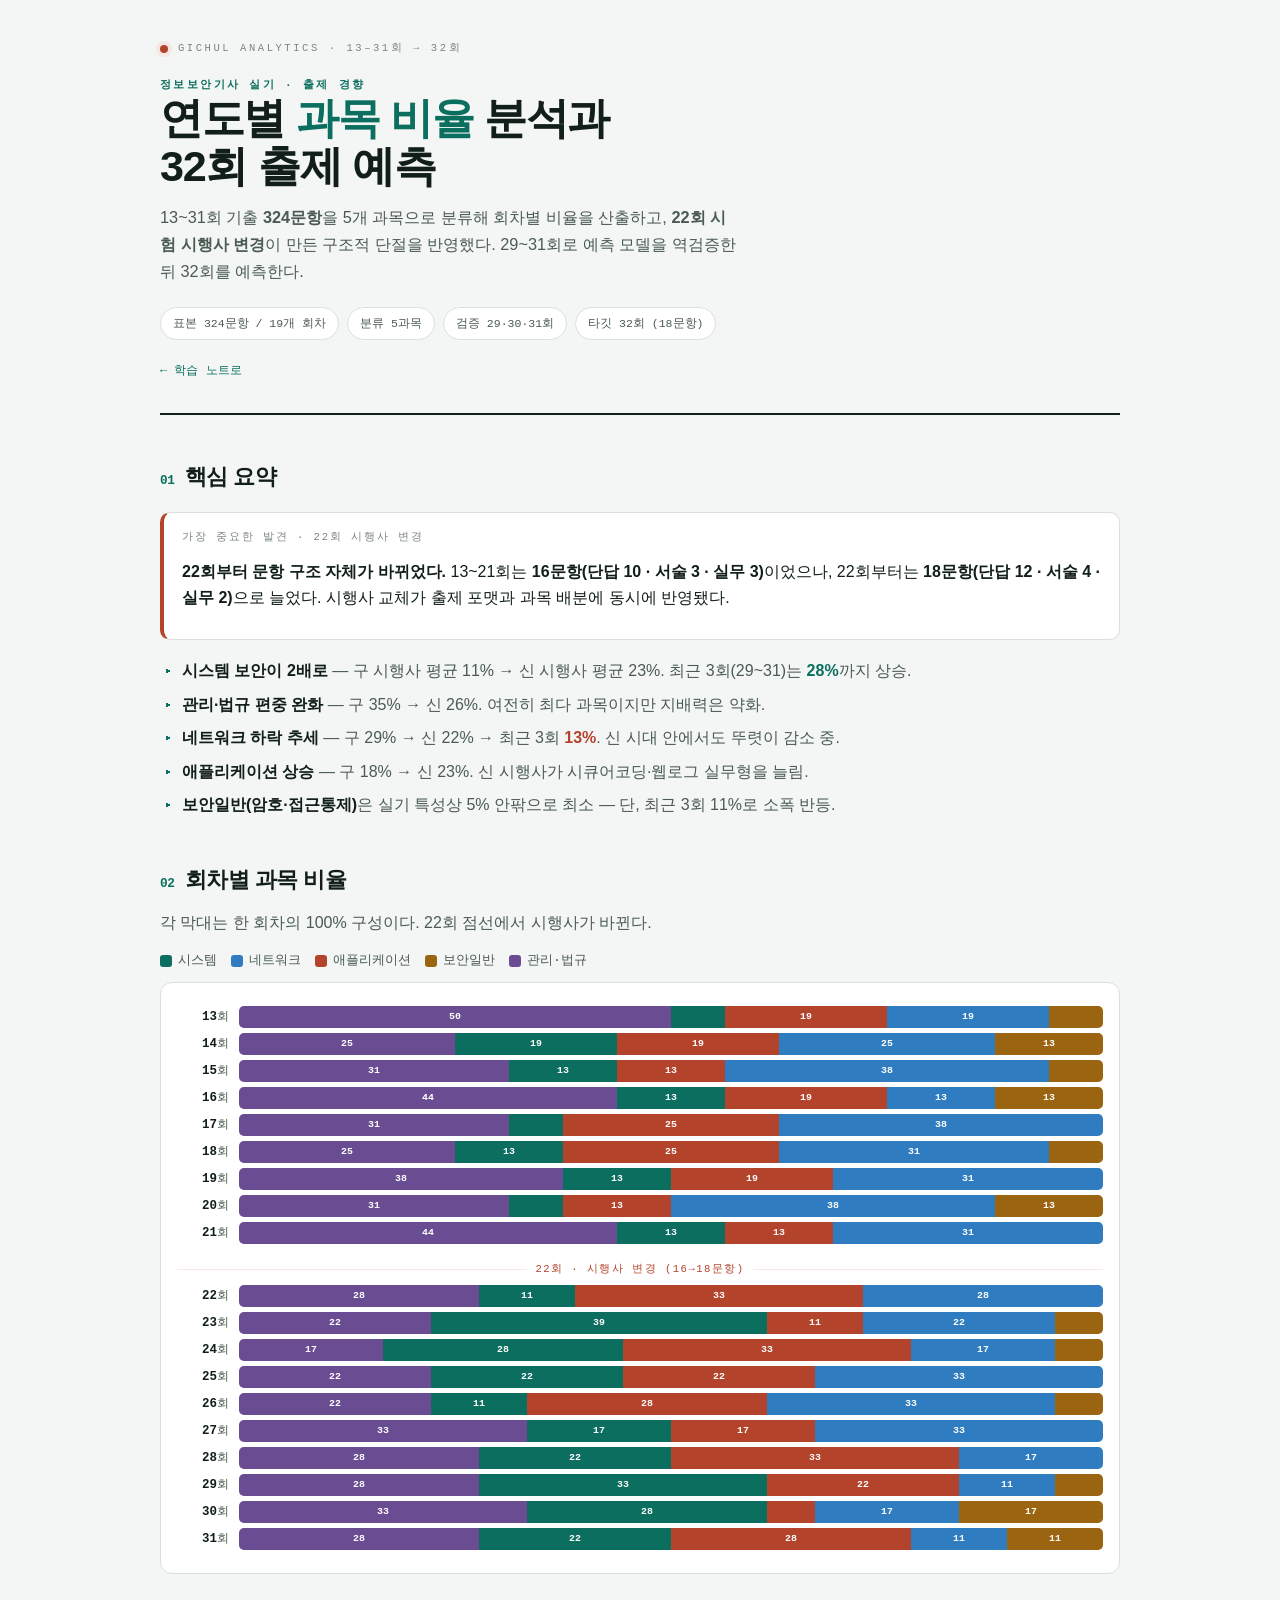
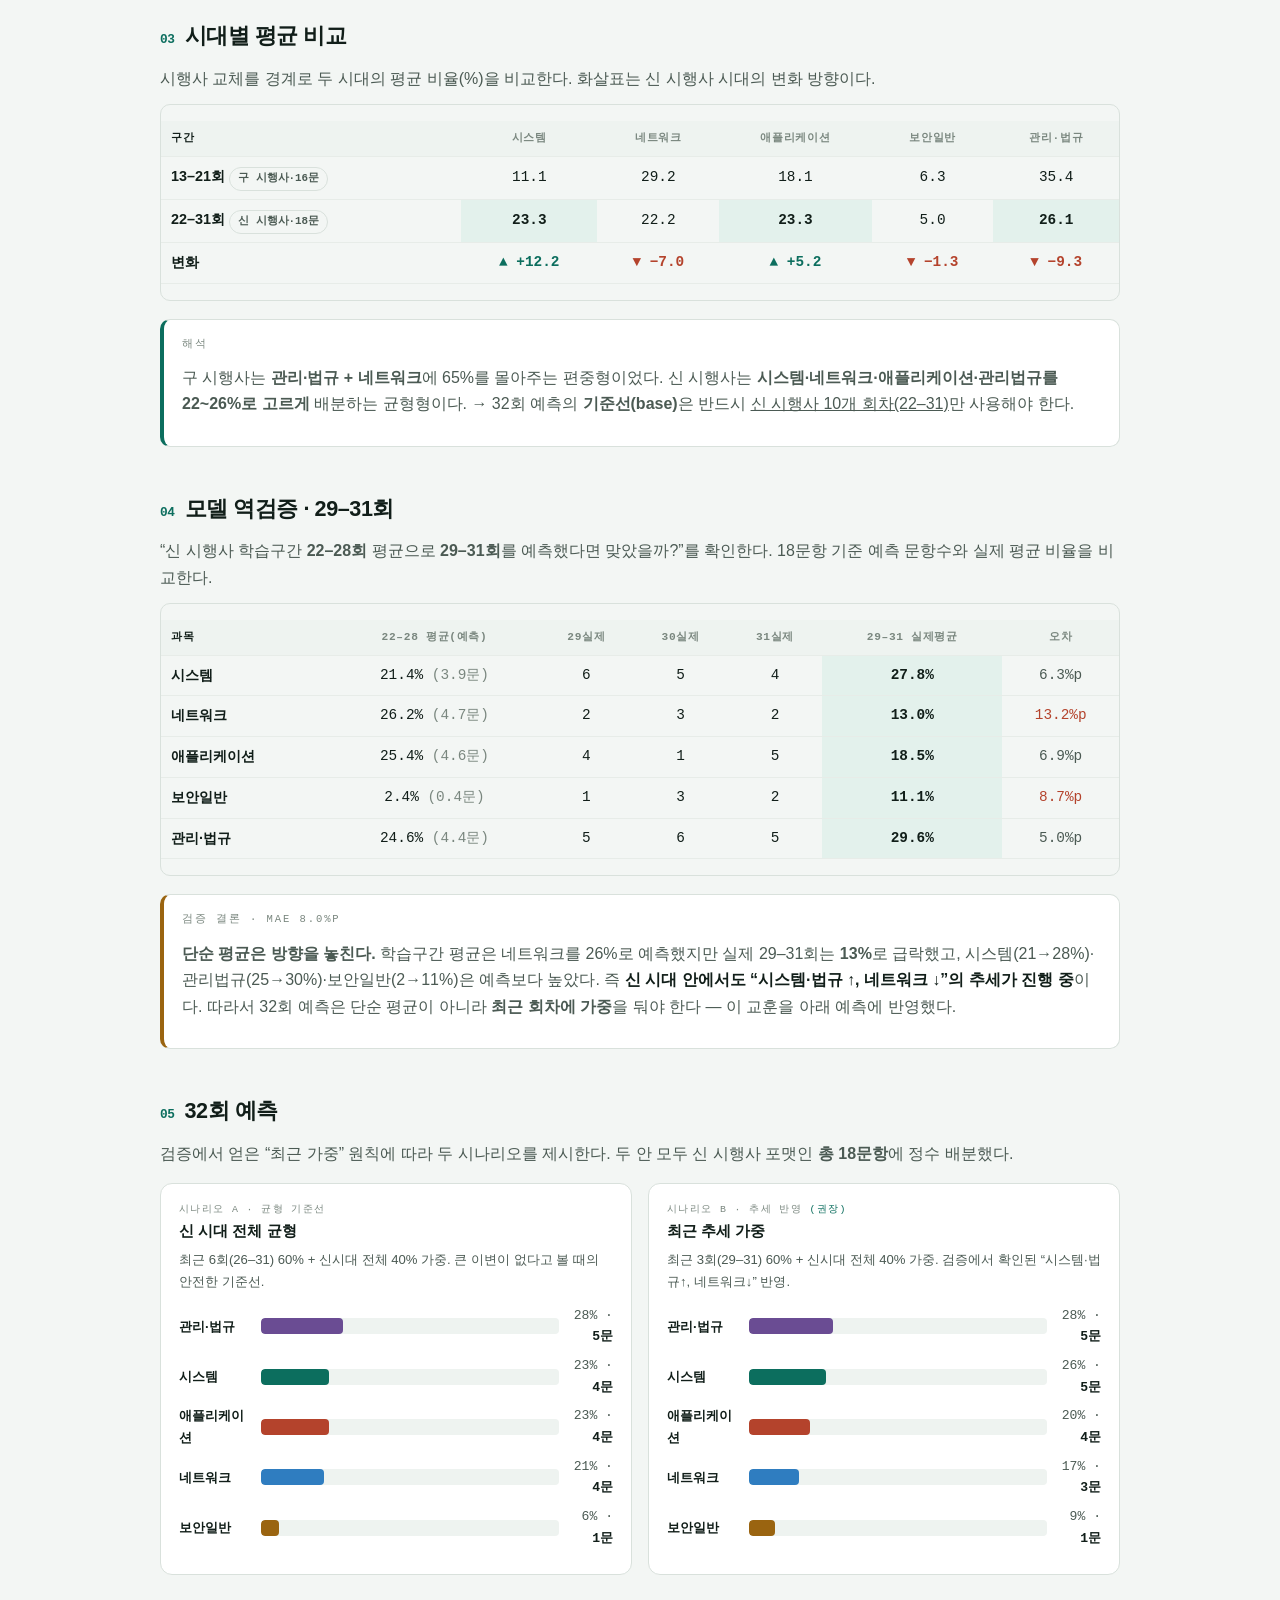
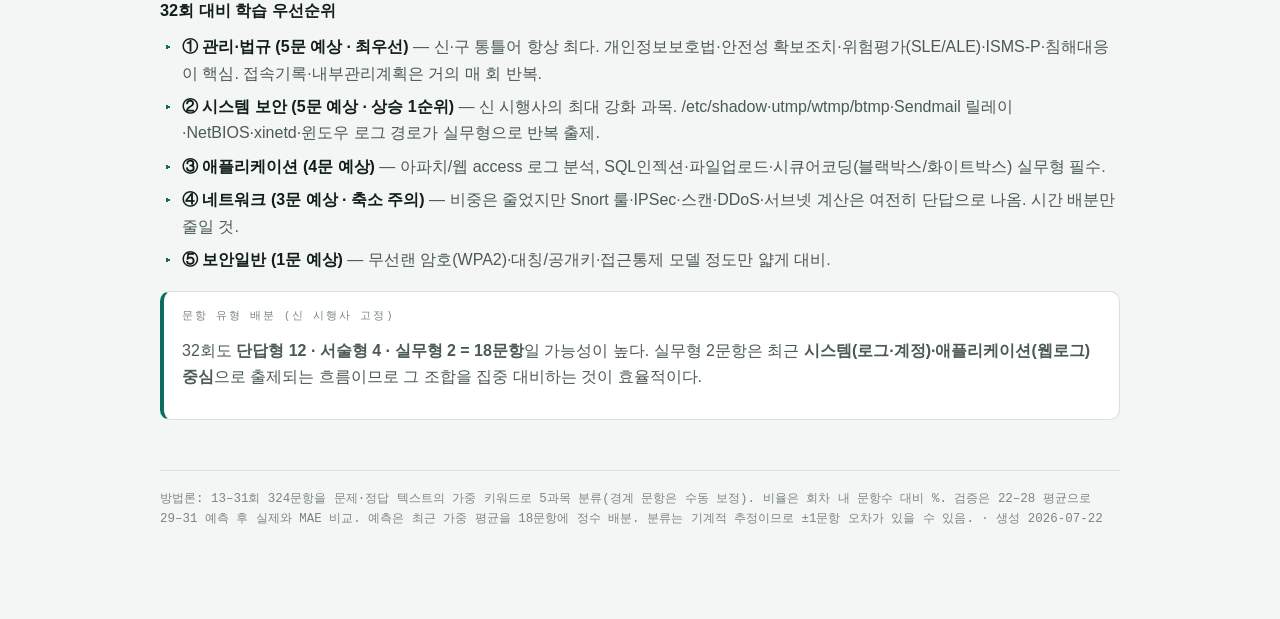
<file: subject_ratio.html>
<!DOCTYPE html>
<html lang="ko">
<head>
<meta charset="UTF-8">
<title>정보보안기사 실기 · 연도별 과목 비율 분석 & 32회 예측</title>
<meta name="viewport" content="width=device-width, initial-scale=1.0">
<style>
:root{
  --ground:#F3F6F4; --surface:#FFFFFF; --surface-2:#EEF3F0;
  --ink:#111E19; --ink-soft:#4B5A53; --ink-faint:#7A877F;
  --line:#D9E1DC; --line-soft:#E7ECE8;
  --accent:#0C6E5E; --accent-deep:#0A5546; --accent-wash:#E3F1EC;
  --crit:#B4432C; --crit-wash:#F7E7E2;
  --warn:#9A6410; --warn-wash:#F6ECD9;
  --c-sys:#0C6E5E; --c-net:#2F7DC0; --c-app:#B4432C; --c-gen:#9A6410; --c-mgt:#6A4C93;
  --sans:"IBM Plex Sans KR",-apple-system,BlinkMacSystemFont,"Segoe UI","Malgun Gothic",sans-serif;
  --mono:"IBM Plex Mono",ui-monospace,"SFMono-Regular",Menlo,Consolas,monospace;
}
@media (prefers-color-scheme:dark){
  :root{
    --ground:#0D1512; --surface:#141F1B; --surface-2:#1B2823;
    --ink:#E7EEEA; --ink-soft:#A6B4AD; --ink-faint:#76857D;
    --line:#26332D; --line-soft:#1E2A25;
    --accent:#3FB89E; --accent-deep:#57C6AD; --accent-wash:#16302A;
    --crit:#E08066; --crit-wash:#2E1B15; --warn:#D9A648; --warn-wash:#2C2413;
    --c-sys:#3FB89E; --c-net:#5AA9E6; --c-app:#E08066; --c-gen:#D9A648; --c-mgt:#A98BD6;
  }
}
:root[data-theme="dark"]{
  --ground:#0D1512; --surface:#141F1B; --surface-2:#1B2823;
  --ink:#E7EEEA; --ink-soft:#A6B4AD; --ink-faint:#76857D;
  --line:#26332D; --line-soft:#1E2A25;
  --accent:#3FB89E; --accent-deep:#57C6AD; --accent-wash:#16302A;
  --crit:#E08066; --crit-wash:#2E1B15; --warn:#D9A648; --warn-wash:#2C2413;
  --c-sys:#3FB89E; --c-net:#5AA9E6; --c-app:#E08066; --c-gen:#D9A648; --c-mgt:#A98BD6;
}
:root[data-theme="light"]{
  --ground:#F3F6F4; --surface:#FFFFFF; --surface-2:#EEF3F0;
  --ink:#111E19; --ink-soft:#4B5A53; --ink-faint:#7A877F;
  --line:#D9E1DC; --line-soft:#E7ECE8;
  --accent:#0C6E5E; --accent-deep:#0A5546; --accent-wash:#E3F1EC;
  --crit:#B4432C; --crit-wash:#F7E7E2; --warn:#9A6410; --warn-wash:#F6ECD9;
  --c-sys:#0C6E5E; --c-net:#2F7DC0; --c-app:#B4432C; --c-gen:#9A6410; --c-mgt:#6A4C93;
}
*{box-sizing:border-box;margin:0;padding:0}
body{background:var(--ground);color:var(--ink);font-family:var(--sans);line-height:1.65;
  -webkit-font-smoothing:antialiased;padding:0 20px 90px}
.wrap{max-width:960px;margin:0 auto}
.mono{font-family:var(--mono);font-variant-numeric:tabular-nums}
.eyebrow{font-family:var(--mono);font-size:.68rem;font-weight:600;letter-spacing:.22em;
  text-transform:uppercase;color:var(--accent)}
a.back{display:inline-block;margin:22px 0 0;font-family:var(--mono);font-size:.75rem;color:var(--accent);text-decoration:none}
a.back:hover{text-decoration:underline}

header{padding:40px 0 30px;border-bottom:2px solid var(--ink)}
.dossier{display:flex;align-items:center;gap:10px;margin-bottom:20px}
.dossier .dot{width:8px;height:8px;border-radius:50%;background:var(--crit);box-shadow:0 0 0 4px var(--crit-wash)}
.dossier .lbl{font-family:var(--mono);font-size:.66rem;letter-spacing:.24em;text-transform:uppercase;color:var(--ink-faint)}
h1{font-size:clamp(1.8rem,5vw,2.7rem);font-weight:700;letter-spacing:-.03em;line-height:1.1;text-wrap:balance}
h1 em{font-style:normal;color:var(--accent)}
.sub{margin-top:14px;font-size:1.02rem;color:var(--ink-soft);max-width:64ch}
.meta{display:flex;flex-wrap:wrap;gap:8px;margin-top:22px}
.chip{font-family:var(--mono);font-size:.72rem;color:var(--ink-soft);background:var(--surface);
  border:1px solid var(--line);border-radius:99px;padding:6px 12px}

section{margin-top:44px}
h2{font-size:1.35rem;font-weight:700;letter-spacing:-.02em;display:flex;align-items:baseline;gap:10px}
h2 .n{font-family:var(--mono);font-size:.8rem;color:var(--accent);font-weight:600}
h3{font-size:1.02rem;font-weight:700;margin:22px 0 8px}
p{margin:12px 0;color:var(--ink-soft)}
p strong,li strong{color:var(--ink);font-weight:600}
.lead{color:var(--ink);font-size:1.04rem}

.callout{background:var(--surface);border:1px solid var(--line);border-left:4px solid var(--accent);
  border-radius:10px;padding:16px 18px;margin:18px 0}
.callout.crit{border-left-color:var(--crit)}
.callout.warn{border-left-color:var(--warn)}
.callout .k{font-family:var(--mono);font-size:.66rem;letter-spacing:.18em;text-transform:uppercase;color:var(--ink-faint);margin-bottom:6px}

table{width:100%;border-collapse:collapse;margin:16px 0;font-size:.9rem}
th,td{padding:8px 10px;text-align:center;border-bottom:1px solid var(--line-soft)}
th{font-family:var(--mono);font-size:.7rem;letter-spacing:.06em;text-transform:uppercase;color:var(--ink-faint);
  background:var(--surface-2);position:sticky;top:0}
td.lab,th.lab{text-align:left;font-weight:600;color:var(--ink)}
tbody tr:hover{background:var(--surface-2)}
.tbl-scroll{overflow-x:auto;border:1px solid var(--line);border-radius:10px}
.hi{background:var(--accent-wash);font-weight:700;color:var(--ink)}
.num{font-family:var(--mono);font-variant-numeric:tabular-nums}

.legend{display:flex;flex-wrap:wrap;gap:14px;margin:14px 0 6px}
.legend span{display:inline-flex;align-items:center;gap:6px;font-size:.82rem;color:var(--ink-soft);font-family:var(--mono)}
.legend i{width:12px;height:12px;border-radius:3px;display:inline-block}
.chart{background:var(--surface);border:1px solid var(--line);border-radius:12px;padding:18px 16px;margin:10px 0}
.row{display:grid;grid-template-columns:52px 1fr;align-items:center;gap:10px;margin:5px 0}
.row .rl{font-family:var(--mono);font-size:.78rem;color:var(--ink-soft);text-align:right}
.row .rl b{color:var(--ink)}
.stack{display:flex;height:22px;border-radius:5px;overflow:hidden;background:var(--surface-2)}
.stack .seg{height:100%;display:flex;align-items:center;justify-content:center;font-size:.62rem;color:#fff;font-family:var(--mono);font-weight:600;min-width:0}
.divider-lbl{grid-column:1/3;font-family:var(--mono);font-size:.66rem;letter-spacing:.14em;text-transform:uppercase;
  color:var(--crit);margin:12px 0 2px;display:flex;align-items:center;gap:8px}
.divider-lbl::before,.divider-lbl::after{content:"";flex:1;height:1px;background:var(--crit-wash)}

.grid2{display:grid;grid-template-columns:1fr 1fr;gap:16px;margin-top:16px}
@media(max-width:640px){.grid2{grid-template-columns:1fr}}
.card{background:var(--surface);border:1px solid var(--line);border-radius:12px;padding:18px}
.card h4{font-size:.95rem;font-weight:700;margin-bottom:4px}
.card .tag{font-family:var(--mono);font-size:.62rem;letter-spacing:.14em;text-transform:uppercase;color:var(--ink-faint)}
.bars{margin-top:12px}
.fbar{display:grid;grid-template-columns:74px 1fr 46px;align-items:center;gap:8px;margin:7px 0;font-size:.82rem}
.fbar .fl{color:var(--ink);font-weight:600}
.fbar .track{height:16px;background:var(--surface-2);border-radius:4px;overflow:hidden}
.fbar .fill{height:100%;border-radius:4px}
.fbar .fv{font-family:var(--mono);text-align:right;color:var(--ink-soft)}
ul{margin:10px 0 10px 4px;list-style:none}
li{position:relative;padding-left:18px;margin:7px 0;color:var(--ink-soft)}
li::before{content:"▸";position:absolute;left:0;color:var(--accent)}
.foot{margin-top:50px;padding-top:18px;border-top:1px solid var(--line);font-size:.78rem;color:var(--ink-faint);font-family:var(--mono)}
.pill{display:inline-block;font-family:var(--mono);font-size:.68rem;padding:2px 8px;border-radius:99px;border:1px solid var(--line);color:var(--ink-soft)}
.up{color:var(--accent);font-weight:700}.down{color:var(--crit);font-weight:700}
</style>
</head>
<body>
<div class="wrap">

<header>
  <div class="dossier"><span class="dot"></span><span class="lbl">Gichul Analytics · 13–31회 → 32회</span></div>
  <div class="eyebrow">정보보안기사 실기 · 출제 경향</div>
  <h1>연도별 <em>과목 비율</em> 분석과<br>32회 출제 예측</h1>
  <p class="sub">13~31회 기출 <b>324문항</b>을 5개 과목으로 분류해 회차별 비율을 산출하고,
     <b>22회 시험 시행사 변경</b>이 만든 구조적 단절을 반영했다. 29~31회로 예측 모델을 역검증한 뒤 32회를 예측한다.</p>
  <div class="meta">
    <span class="chip">표본 324문항 / 19개 회차</span>
    <span class="chip">분류 5과목</span>
    <span class="chip">검증 29·30·31회</span>
    <span class="chip">타깃 32회 (18문항)</span>
  </div>
  <a class="back" href="index.html">← 학습 노트로</a>
</header>

<!-- 1. 핵심 요약 -->
<section>
  <h2><span class="n">01</span> 핵심 요약</h2>
  <div class="callout crit">
    <div class="k">가장 중요한 발견 · 22회 시행사 변경</div>
    <p style="color:var(--ink)"><strong>22회부터 문항 구조 자체가 바뀌었다.</strong>
    13~21회는 <b>16문항(단답 10 · 서술 3 · 실무 3)</b>이었으나, 22회부터는
    <b>18문항(단답 12 · 서술 4 · 실무 2)</b>으로 늘었다. 시행사 교체가 출제 포맷과 과목 배분에 동시에 반영됐다.</p>
  </div>
  <ul>
    <li><strong>시스템 보안이 2배로</strong> — 구 시행사 평균 11% → 신 시행사 평균 23%. 최근 3회(29~31)는 <span class="up">28%</span>까지 상승.</li>
    <li><strong>관리·법규 편중 완화</strong> — 구 35% → 신 26%. 여전히 최다 과목이지만 지배력은 약화.</li>
    <li><strong>네트워크 하락 추세</strong> — 구 29% → 신 22% → 최근 3회 <span class="down">13%</span>. 신 시대 안에서도 뚜렷이 감소 중.</li>
    <li><strong>애플리케이션 상승</strong> — 구 18% → 신 23%. 신 시행사가 시큐어코딩·웹로그 실무형을 늘림.</li>
    <li><strong>보안일반(암호·접근통제)</strong>은 실기 특성상 5% 안팎으로 최소 — 단, 최근 3회 11%로 소폭 반등.</li>
  </ul>
</section>

<!-- 2. 회차별 비율 -->
<section>
  <h2><span class="n">02</span> 회차별 과목 비율</h2>
  <p>각 막대는 한 회차의 100% 구성이다. 22회 점선에서 시행사가 바뀐다.</p>
  <div class="legend" id="legend"></div>
  <div class="chart" id="chart"></div>
</section>

<!-- 3. 시대별 평균 -->
<section>
  <h2><span class="n">03</span> 시대별 평균 비교</h2>
  <p>시행사 교체를 경계로 두 시대의 평균 비율(%)을 비교한다. 화살표는 신 시행사 시대의 변화 방향이다.</p>
  <div class="tbl-scroll">
  <table>
    <thead><tr><th class="lab">구간</th><th>시스템</th><th>네트워크</th><th>애플리케이션</th><th>보안일반</th><th>관리·법규</th></tr></thead>
    <tbody>
      <tr><td class="lab">13–21회 <span class="pill">구 시행사·16문</span></td>
        <td class="num">11.1</td><td class="num">29.2</td><td class="num">18.1</td><td class="num">6.3</td><td class="num">35.4</td></tr>
      <tr><td class="lab">22–31회 <span class="pill">신 시행사·18문</span></td>
        <td class="num hi">23.3</td><td class="num">22.2</td><td class="num hi">23.3</td><td class="num">5.0</td><td class="num hi">26.1</td></tr>
      <tr><td class="lab">변화</td>
        <td class="num up">▲ +12.2</td><td class="num down">▼ −7.0</td><td class="num up">▲ +5.2</td><td class="num down">▼ −1.3</td><td class="num down">▼ −9.3</td></tr>
    </tbody>
  </table>
  </div>
  <div class="callout">
    <div class="k">해석</div>
    <p>구 시행사는 <b>관리·법규 + 네트워크</b>에 65%를 몰아주는 편중형이었다.
    신 시행사는 <b>시스템·네트워크·애플리케이션·관리법규를 22~26%로 고르게</b> 배분하는 균형형이다.
    → 32회 예측의 <b>기준선(base)</b>은 반드시 <u>신 시행사 10개 회차(22–31)</u>만 사용해야 한다.</p>
  </div>
</section>

<!-- 4. 검증 -->
<section>
  <h2><span class="n">04</span> 모델 역검증 · 29–31회</h2>
  <p>“신 시행사 학습구간 <b>22–28회</b> 평균으로 <b>29–31회</b>를 예측했다면 맞았을까?”를 확인한다.
     18문항 기준 예측 문항수와 실제 평균 비율을 비교한다.</p>
  <div class="tbl-scroll">
  <table>
    <thead><tr><th class="lab">과목</th><th>22–28 평균(예측)</th><th>29실제</th><th>30실제</th><th>31실제</th><th>29–31 실제평균</th><th>오차</th></tr></thead>
    <tbody id="valBody"></tbody>
  </table>
  </div>
  <div class="callout warn">
    <div class="k">검증 결론 · MAE 8.0%p</div>
    <p><b>단순 평균은 방향을 놓친다.</b> 학습구간 평균은 네트워크를 26%로 예측했지만 실제 29–31회는 <b>13%</b>로 급락했고,
    시스템(21→28%)·관리법규(25→30%)·보안일반(2→11%)은 예측보다 높았다.
    즉 <strong>신 시대 안에서도 “시스템·법규 ↑, 네트워크 ↓”의 추세가 진행 중</strong>이다.
    따라서 32회 예측은 단순 평균이 아니라 <b>최근 회차에 가중</b>을 둬야 한다 — 이 교훈을 아래 예측에 반영했다.</p>
  </div>
</section>

<!-- 5. 예측 -->
<section>
  <h2><span class="n">05</span> 32회 예측</h2>
  <p>검증에서 얻은 “최근 가중” 원칙에 따라 두 시나리오를 제시한다. 두 안 모두 신 시행사 포맷인 <b>총 18문항</b>에 정수 배분했다.</p>
  <div class="grid2">
    <div class="card">
      <div class="tag">시나리오 A · 균형 기준선</div>
      <h4>신 시대 전체 균형</h4>
      <p style="font-size:.82rem;margin:6px 0 2px">최근 6회(26–31) 60% + 신시대 전체 40% 가중. 큰 이변이 없다고 볼 때의 안전한 기준선.</p>
      <div class="bars" id="barsA"></div>
    </div>
    <div class="card">
      <div class="tag">시나리오 B · 추세 반영 <span style="color:var(--accent)">(권장)</span></div>
      <h4>최근 추세 가중</h4>
      <p style="font-size:.82rem;margin:6px 0 2px">최근 3회(29–31) 60% + 신시대 전체 40% 가중. 검증에서 확인된 “시스템·법규↑, 네트워크↓” 반영.</p>
      <div class="bars" id="barsB"></div>
    </div>
  </div>

  <h3>32회 대비 학습 우선순위</h3>
  <ul>
    <li><strong>① 관리·법규 (5문 예상 · 최우선)</strong> — 신·구 통틀어 항상 최다. 개인정보보호법·안전성 확보조치·위험평가(SLE/ALE)·ISMS-P·침해대응이 핵심. 접속기록·내부관리계획은 거의 매 회 반복.</li>
    <li><strong>② 시스템 보안 (5문 예상 · 상승 1순위)</strong> — 신 시행사의 최대 강화 과목. /etc/shadow·utmp/wtmp/btmp·Sendmail 릴레이·NetBIOS·xinetd·윈도우 로그 경로가 실무형으로 반복 출제.</li>
    <li><strong>③ 애플리케이션 (4문 예상)</strong> — 아파치/웹 access 로그 분석, SQL인젝션·파일업로드·시큐어코딩(블랙박스/화이트박스) 실무형 필수.</li>
    <li><strong>④ 네트워크 (3문 예상 · 축소 주의)</strong> — 비중은 줄었지만 Snort 룰·IPSec·스캔·DDoS·서브넷 계산은 여전히 단답으로 나옴. 시간 배분만 줄일 것.</li>
    <li><strong>⑤ 보안일반 (1문 예상)</strong> — 무선랜 암호(WPA2)·대칭/공개키·접근통제 모델 정도만 얇게 대비.</li>
  </ul>
  <div class="callout">
    <div class="k">문항 유형 배분 (신 시행사 고정)</div>
    <p>32회도 <b>단답형 12 · 서술형 4 · 실무형 2 = 18문항</b>일 가능성이 높다.
    실무형 2문항은 최근 <b>시스템(로그·계정)·애플리케이션(웹로그) 중심</b>으로 출제되는 흐름이므로 그 조합을 집중 대비하는 것이 효율적이다.</p>
  </div>
</section>

<div class="foot">
  방법론: 13–31회 324문항을 문제·정답 텍스트의 가중 키워드로 5과목 분류(경계 문항은 수동 보정). 비율은 회차 내 문항수 대비 %.
  검증은 22–28 평균으로 29–31 예측 후 실제와 MAE 비교. 예측은 최근 가중 평균을 18문항에 정수 배분.
  분류는 기계적 추정이므로 ±1문항 오차가 있을 수 있음. · 생성 2026-07-22
</div>

</div>

<script>
const NAME={SYS:'시스템',NET:'네트워크',APP:'애플리케이션',GEN:'보안일반',MGT:'관리·법규'};
const COL={SYS:'var(--c-sys)',NET:'var(--c-net)',APP:'var(--c-app)',GEN:'var(--c-gen)',MGT:'var(--c-mgt)'};
const ORDER=['MGT','SYS','APP','NET','GEN'];
// 회차별 문항수 (분류 결과)
const R={
 13:{SYS:1,NET:3,APP:3,GEN:1,MGT:8}, 14:{SYS:3,NET:4,APP:3,GEN:2,MGT:4},
 15:{SYS:2,NET:6,APP:2,GEN:1,MGT:5}, 16:{SYS:2,NET:2,APP:3,GEN:2,MGT:7},
 17:{SYS:1,NET:6,APP:4,GEN:0,MGT:5}, 18:{SYS:2,NET:5,APP:4,GEN:1,MGT:4},
 19:{SYS:2,NET:5,APP:3,GEN:0,MGT:6}, 20:{SYS:1,NET:6,APP:2,GEN:2,MGT:5},
 21:{SYS:2,NET:5,APP:2,GEN:0,MGT:7}, 22:{SYS:2,NET:5,APP:6,GEN:0,MGT:5},
 23:{SYS:7,NET:4,APP:2,GEN:1,MGT:4}, 24:{SYS:5,NET:3,APP:6,GEN:1,MGT:3},
 25:{SYS:4,NET:6,APP:4,GEN:0,MGT:4}, 26:{SYS:2,NET:6,APP:5,GEN:1,MGT:4},
 27:{SYS:3,NET:6,APP:3,GEN:0,MGT:6}, 28:{SYS:4,NET:3,APP:6,GEN:0,MGT:5},
 29:{SYS:6,NET:2,APP:4,GEN:1,MGT:5}, 30:{SYS:5,NET:3,APP:1,GEN:3,MGT:6},
 31:{SYS:4,NET:2,APP:5,GEN:2,MGT:5}
};
const K=['SYS','NET','APP','GEN','MGT'];
const tot=r=>K.reduce((a,s)=>a+r[s],0);
const pct=r=>{const t=tot(r);const o={};K.forEach(s=>o[s]=r[s]/t*100);return o;};

// legend
document.getElementById('legend').innerHTML=K.map(s=>
  `<span><i style="background:${COL[s]}"></i>${NAME[s]}</span>`).join('');

// stacked bar chart
let ch='';
Object.keys(R).map(Number).sort((a,b)=>a-b).forEach(no=>{
  if(no===22) ch+=`<div class="row"><div class="divider-lbl">22회 · 시행사 변경 (16→18문항)</div></div>`;
  const p=pct(R[no]);
  let segs=ORDER.map(s=>p[s]>0?`<div class="seg" style="width:${p[s]}%;background:${COL[s]}" title="${NAME[s]} ${p[s].toFixed(0)}%">${p[s]>=11?Math.round(p[s]):''}</div>`:'').join('');
  ch+=`<div class="row"><div class="rl"><b>${no}</b>회</div><div class="stack">${segs}</div></div>`;
});
document.getElementById('chart').innerHTML=ch;

// forecasts
const avg=ns=>{const a={SYS:0,NET:0,APP:0,GEN:0,MGT:0};ns.forEach(n=>{const p=pct(R[n]);K.forEach(s=>a[s]+=p[s]);});K.forEach(s=>a[s]/=ns.length);return a;};
const newEra=avg([22,23,24,25,26,27,28,29,30,31]);
const rec6=avg([26,27,28,29,30,31]);
const rec3=avg([29,30,31]);
function forecast(recent,wr){
  const f={};K.forEach(s=>f[s]=recent[s]*wr+newEra[s]*(1-wr));
  const sum=K.reduce((a,s)=>a+f[s],0);K.forEach(s=>f[s]=f[s]/sum*100);
  let al={};K.forEach(s=>al[s]=Math.round(f[s]/100*18));
  let sa=K.reduce((a,s)=>a+al[s],0);
  const fr=s=>f[s]/100*18-al[s];
  while(sa!==18){if(sa<18){let b=[...K].sort((a,c)=>fr(c)-fr(a))[0];al[b]++;sa++;}else{let b=[...K].sort((a,c)=>fr(a)-fr(c))[0];al[b]--;sa--;}}
  return {f,al};
}
function renderBars(el,fc){
  el.innerHTML=ORDER.map(s=>{
    const v=fc.f[s];
    return `<div class="fbar"><span class="fl">${NAME[s]}</span>
      <div class="track"><div class="fill" style="width:${v}%;background:${COL[s]}"></div></div>
      <span class="fv">${v.toFixed(0)}% · <b style="color:var(--ink)">${fc.al[s]}문</b></span></div>`;
  }).join('');
}
renderBars(document.getElementById('barsA'),forecast(rec6,0.6));
renderBars(document.getElementById('barsB'),forecast(rec3,0.6));

// validation table
const train=avg([22,23,24,25,26,27,28]);
const vAvg=avg([29,30,31]);
let vb='';
K.forEach(s=>{
  const err=Math.abs(train[s]-vAvg[s]);
  vb+=`<tr><td class="lab">${NAME[s]}</td>
    <td class="num">${train[s].toFixed(1)}% <span style="color:var(--ink-faint)">(${(train[s]/100*18).toFixed(1)}문)</span></td>
    <td class="num">${R[29][s]}</td><td class="num">${R[30][s]}</td><td class="num">${R[31][s]}</td>
    <td class="num hi">${vAvg[s].toFixed(1)}%</td>
    <td class="num" style="color:${err>7?'var(--crit)':'var(--ink-soft)'}">${err.toFixed(1)}%p</td></tr>`;
});
document.getElementById('valBody').innerHTML=vb;
</script>
</body>
</html>
</file>
